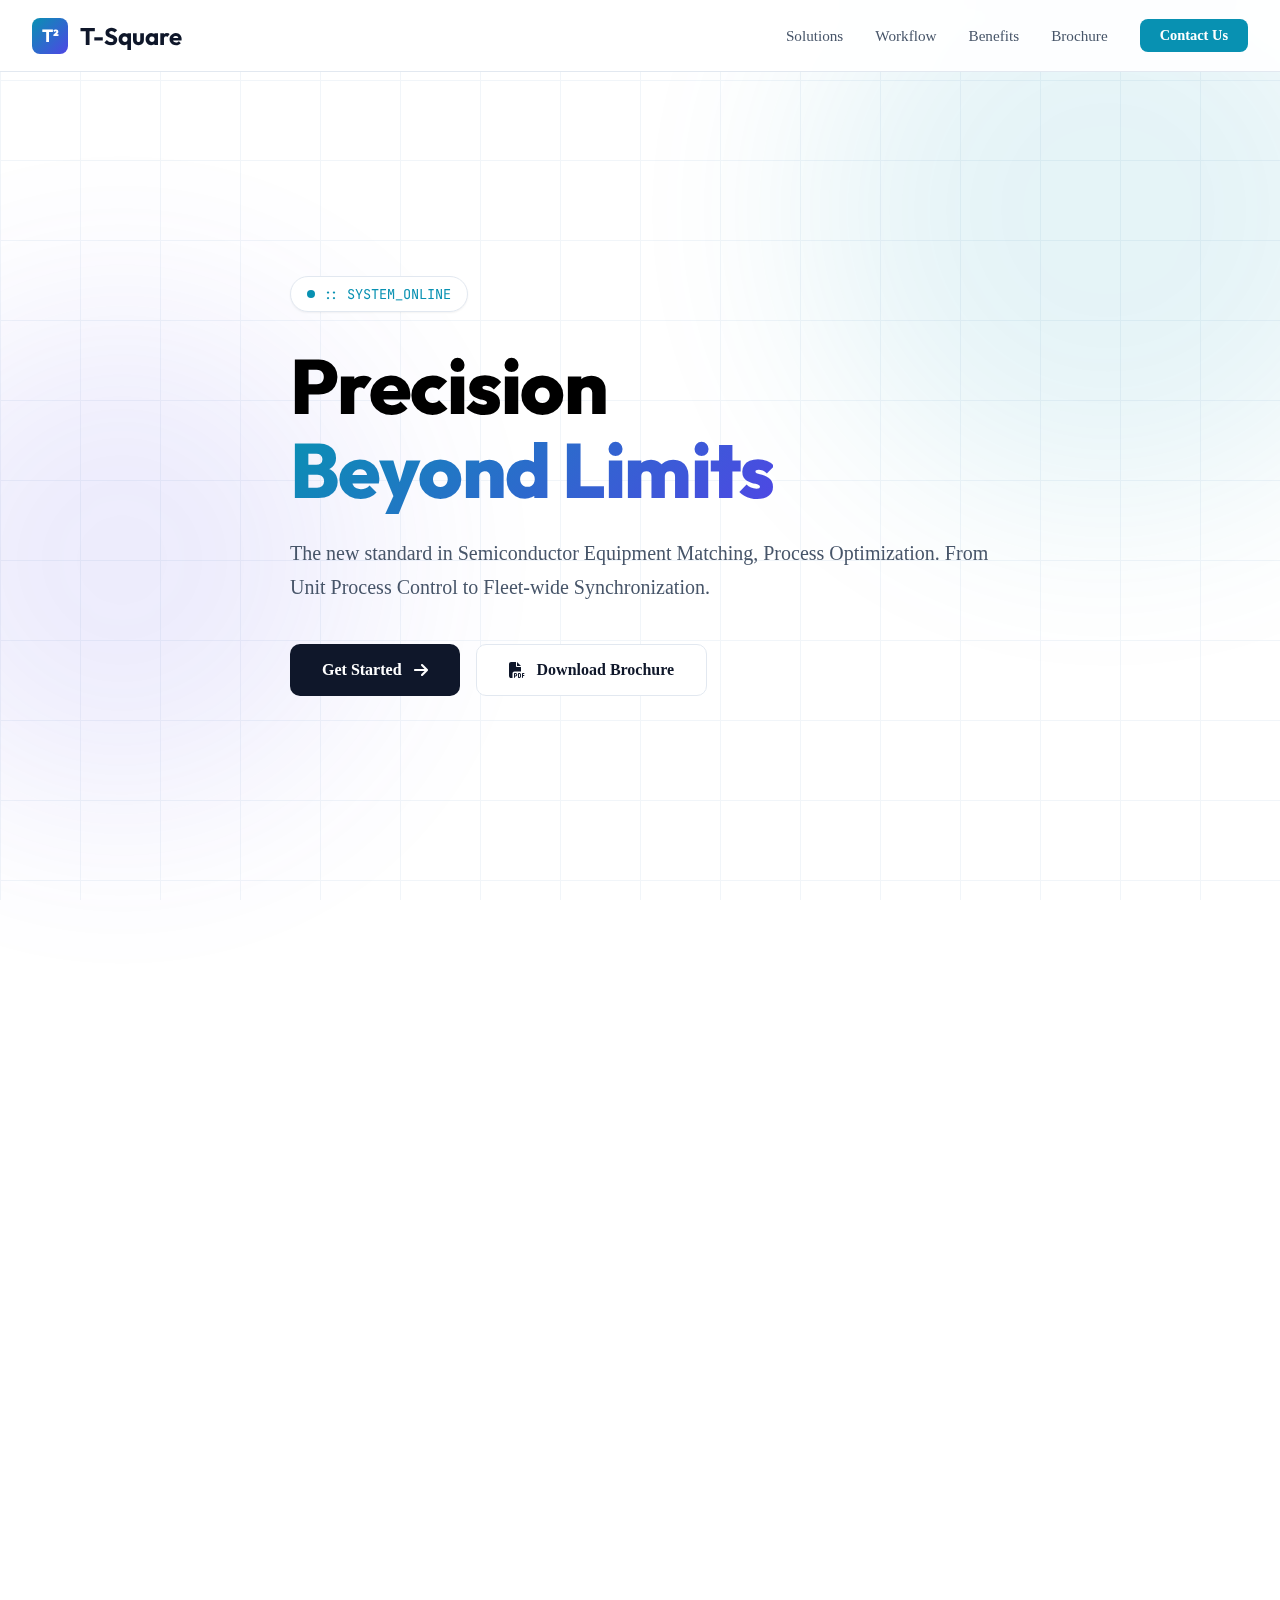
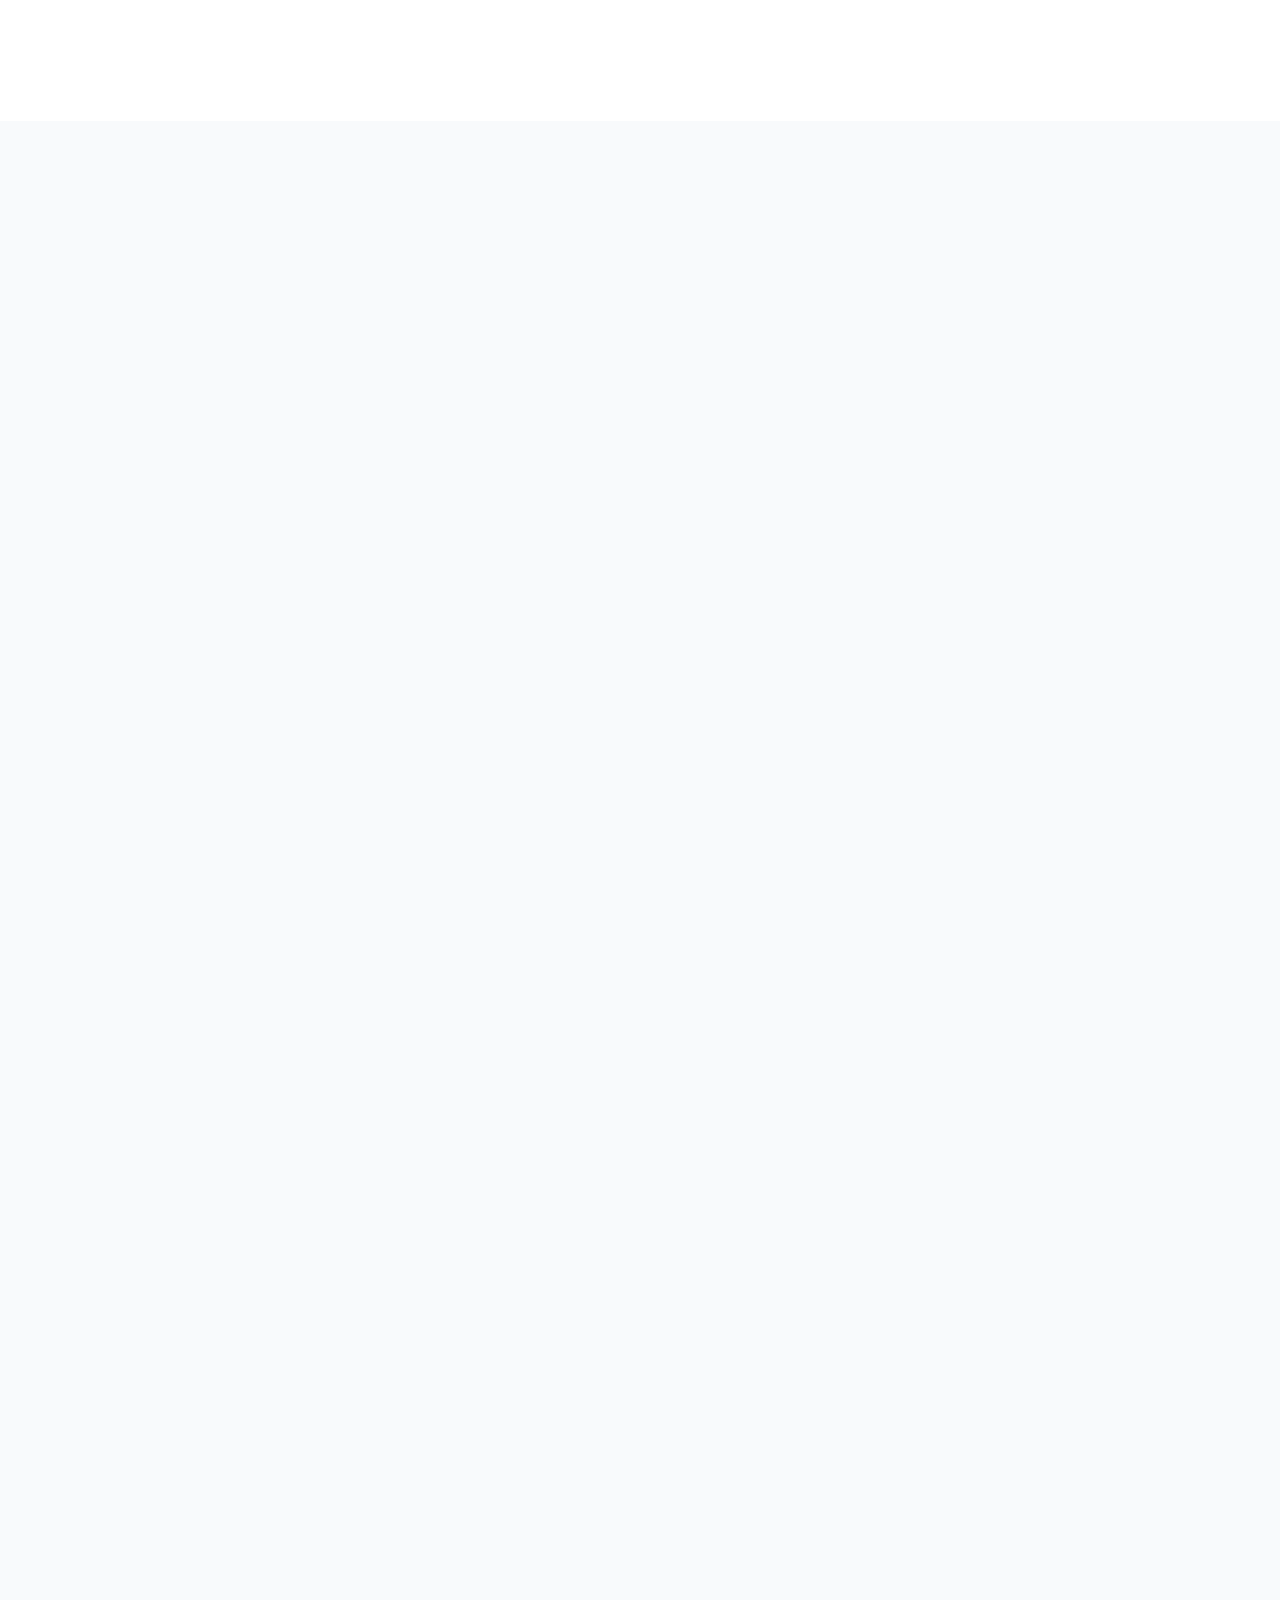
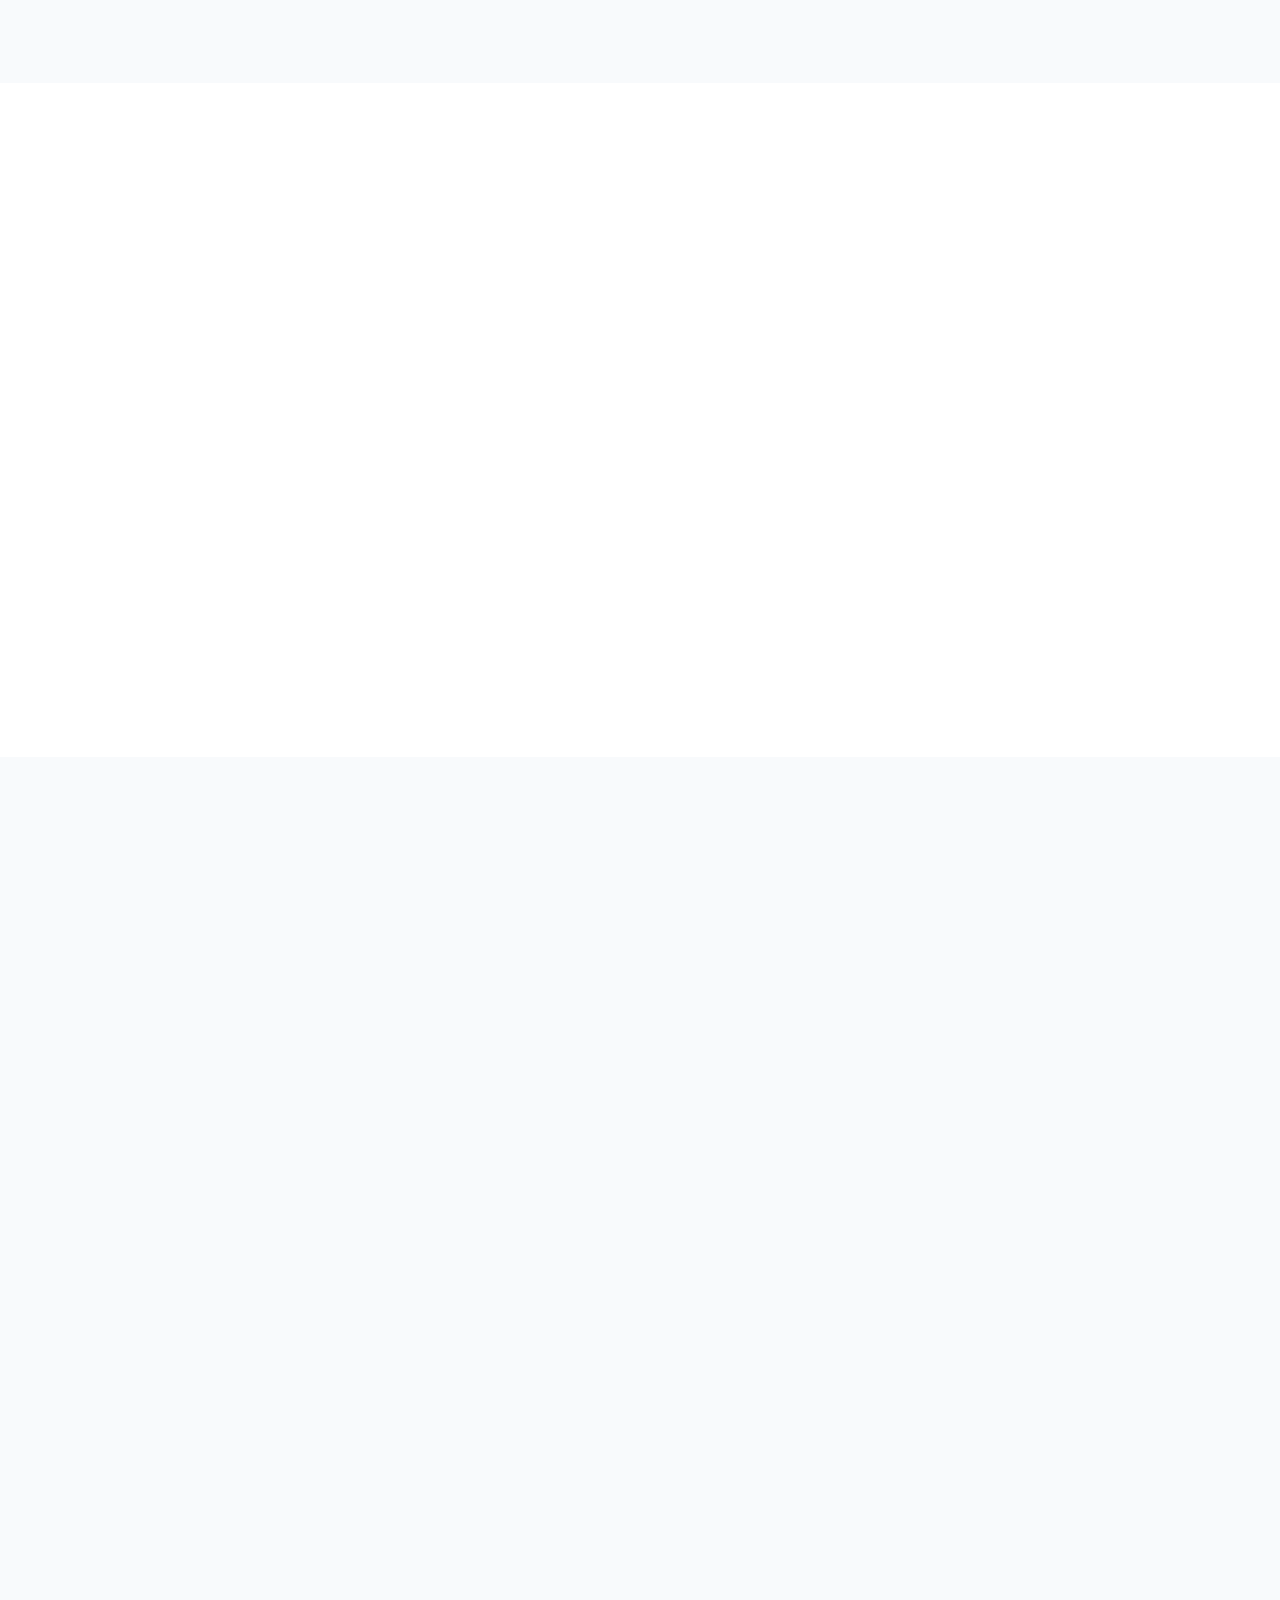
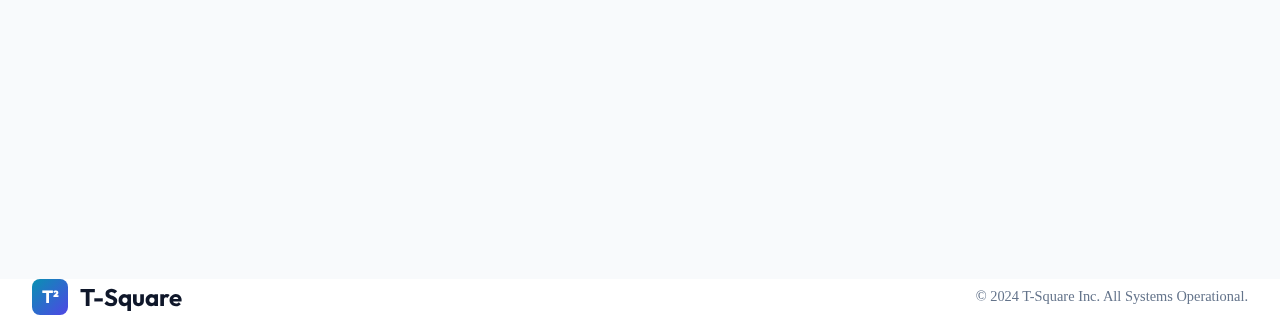
<file: index.html>
<!DOCTYPE html>
<html lang="en">

<head>
    <meta charset="UTF-8">
    <meta name="viewport" content="width=device-width, initial-scale=1.0">
    <title>T-Square (T²) | Precision Process Intelligence</title>
    <meta name="description"
        content="T-Square (T²) - Tool to Tool Optimization. The New Standard for Semiconductor Process Optimization.">

    <!-- Open Graph -->
    <meta property="og:title" content="T-Square (T²) | Precision Process Intelligence">
    <meta property="og:description" content="Next-Gen Semiconductor Manufacturing Intelligence.">
    <meta property="og:type" content="website">
    <meta property="og:url" content="https://t-square.com">

    <!-- JSON-LD -->
    <script type="application/ld+json">
    {
      "@context": "https://schema.org",
      "@type": "Organization",
      "name": "T-Square",
      "url": "https://t-square.com",
      "logo": "https://t-square.com/logo.png",
      "description": "The New Standard for Semiconductor Process Optimization.",
      "sameAs": ["https://linkedin.com/company/t-square"]
    }
    </script>

    <!-- Icons & Styles -->
    <link rel="stylesheet" href="https://cdnjs.cloudflare.com/ajax/libs/font-awesome/6.4.0/css/all.min.css">
    <link rel="stylesheet" href="styles.css">
</head>

<body>
    <!-- Background FX -->
    <div class="bg-grid"></div>
    <div class="glow-orb" style="top: -10%; right: -10%; width: 600px; height: 600px; background: var(--primary);">
    </div>
    <div class="glow-orb" style="bottom: 10%; left: -10%; width: 500px; height: 500px; background: var(--secondary);">
    </div>

    <!-- Navigation -->
    <nav class="navbar">
        <div class="container nav-content">
            <a href="index.html" class="brand">
                <div class="brand-logo">T²</div>
                <span>T-Square</span>
            </a>
            <div class="nav-links">
                <a href="#solutions" class="nav-link">Solutions</a>
                <a href="#workflow" class="nav-link">Workflow</a>
                <a href="#benefits" class="nav-link">Benefits</a>
                <a href="brochure.html" class="nav-link">Brochure</a>
                <a href="#contact" class="btn-nav">Contact Us</a>
            </div>
            <button class="menu-toggle">
                <i class="fa-solid fa-bars"></i>
            </button>
        </div>
    </nav>

    <!-- Hero Section -->
    <header class="hero">
        <div class="container">
            <div class="hero-content reveal active">
                <div class="hero-badge">
                    :: SYSTEM_ONLINE
                </div>
                <h1 class="hero-title">
                    Precision <br>
                    <span class="text-gradient">Beyond Limits</span>
                </h1>
                <p class="hero-desc">
                    The new standard in Semiconductor Equipment Matching, Process Optimization.
                    From Unit Process Control to Fleet-wide Synchronization.
                </p>
                <div class="hero-actions">
                    <a href="#contact" class="btn btn-primary">
                        Get Started <i class="fa-solid fa-arrow-right"></i>
                    </a>
                    <a href="br.en.2.pdf" class="btn btn-glass" download>
                        <i class="fa-solid fa-file-pdf"></i> Download Brochure
                    </a>
                </div>
            </div>
        </div>
    </header>

    <!-- Solutions Section -->
    <section id="solutions" class="section">
        <div class="container">
            <div class="section-header reveal">
                <span class="section-label">01 / Core Technology</span>
                <h2 class="section-title">Intelligent Solutions</h2>
                <p class="text-muted">Data-driven engineering for next-gen manufacturing.</p>
            </div>

            <div class="card-grid">
                <div class="glass-card reveal">
                    <div class="card-icon">
                        <i class="fa-solid fa-microchip"></i>
                    </div>
                    <h3 class="card-title">Unit Process Optimization</h3>
                    <p class="card-desc">
                        Real-time analysis of process data from individual tools to derive optimal recipes and
                        parameters.
                    </p>
                    <ul class="feature-list">
                        <li class="feature-item"><i class="fa-solid fa-check"></i> Recipe Optimization</li>
                        <li class="feature-item"><i class="fa-solid fa-check"></i> Sensor Level Analysis</li>
                        <li class="feature-item"><i class="fa-solid fa-check"></i> Real-time Monitoring</li>
                    </ul>
                </div>

                <div class="glass-card reveal">
                    <div class="card-icon">
                        <i class="fa-solid fa-network-wired"></i>
                    </div>
                    <h3 class="card-title">Tool to Tool Matching (T²)</h3>
                    <p class="card-desc">
                        Mathematically modeling and correcting tool-to-tool variations to synchronize total line
                        performance.
                    </p>
                    <ul class="feature-list">
                        <li class="feature-item"><i class="fa-solid fa-check"></i> Eliminate Variation</li>
                        <li class="feature-item"><i class="fa-solid fa-check"></i> Minimize Loss Time</li>
                        <li class="feature-item"><i class="fa-solid fa-check"></i> Global Sync</li>
                    </ul>
                </div>
            </div>
        </div>
    </section>

    <!-- Workflow Section -->
    <section id="workflow" class="section" style="background: var(--bg-secondary);">
        <div class="container">
            <div class="section-header reveal">
                <span class="section-label">02 / Our Process</span>
                <h2 class="section-title">Project Workflow</h2>
                <p class="text-muted">A systematic 10-step process to accurately diagnose client issues and deliver
                    solid, data-driven solutions.</p>
            </div>

            <div
                style="max-width: 1000px; margin: 0 auto; display: grid; grid-template-columns: repeat(2, 1fr); gap: 2rem;">
                <!-- Step 1 -->
                <div class="glass-card reveal" style="display: flex; gap: 1.5rem;">
                    <div style="flex-shrink: 0;">
                        <div
                            style="width: 48px; height: 48px; background: linear-gradient(135deg, var(--primary), var(--secondary)); border-radius: 12px; display: flex; align-items: center; justify-content: center; color: white; font-weight: 800; font-family: var(--font-display); font-size: 1.25rem;">
                            01</div>
                    </div>
                    <div>
                        <h3
                            style="font-family: var(--font-display); font-size: 1.1rem; font-weight: 600; margin-bottom: 0.5rem;">
                            Inquiry & Intake</h3>
                        <p style="color: var(--text-secondary); font-size: 0.9rem; line-height: 1.6;">Receiving client
                            needs via Web/Email and assigning a dedicated engineer.</p>
                    </div>
                </div>

                <!-- Step 2 -->
                <div class="glass-card reveal" style="display: flex; gap: 1.5rem;">
                    <div style="flex-shrink: 0;">
                        <div
                            style="width: 48px; height: 48px; background: linear-gradient(135deg, var(--primary), var(--secondary)); border-radius: 12px; display: flex; align-items: center; justify-content: center; color: white; font-weight: 800; font-family: var(--font-display); font-size: 1.25rem;">
                            02</div>
                    </div>
                    <div>
                        <h3
                            style="font-family: var(--font-display); font-size: 1.1rem; font-weight: 600; margin-bottom: 0.5rem;">
                            Site Visit & Problem ID</h3>
                        <p style="color: var(--text-secondary); font-size: 0.9rem; line-height: 1.6;">Visiting the Fab
                            site to listen to pain points and diagnose current equipment operations.</p>
                    </div>
                </div>

                <!-- Step 3 -->
                <div class="glass-card reveal" style="display: flex; gap: 1.5rem;">
                    <div style="flex-shrink: 0;">
                        <div
                            style="width: 48px; height: 48px; background: linear-gradient(135deg, var(--primary), var(--secondary)); border-radius: 12px; display: flex; align-items: center; justify-content: center; color: white; font-weight: 800; font-family: var(--font-display); font-size: 1.25rem;">
                            03</div>
                    </div>
                    <div>
                        <h3
                            style="font-family: var(--font-display); font-size: 1.1rem; font-weight: 600; margin-bottom: 0.5rem;">
                            Data Check & Scoping</h3>
                        <p style="color: var(--text-secondary); font-size: 0.9rem; line-height: 1.6;">Reviewing sample
                            data (Log, Metrology) to identify core solvable tasks.</p>
                    </div>
                </div>

                <!-- Step 4 -->
                <div class="glass-card reveal" style="display: flex; gap: 1.5rem;">
                    <div style="flex-shrink: 0;">
                        <div
                            style="width: 48px; height: 48px; background: linear-gradient(135deg, var(--primary), var(--secondary)); border-radius: 12px; display: flex; align-items: center; justify-content: center; color: white; font-weight: 800; font-family: var(--font-display); font-size: 1.25rem;">
                            04</div>
                    </div>
                    <div>
                        <h3
                            style="font-family: var(--font-display); font-size: 1.1rem; font-weight: 600; margin-bottom: 0.5rem;">
                            Proposal (Cost/Roadmap)</h3>
                        <p style="color: var(--text-secondary); font-size: 0.9rem; line-height: 1.6;">Briefing on the
                            proposal, including estimated costs, manpower, and overall project schedule.</p>
                    </div>
                </div>

                <!-- Step 5 -->
                <div class="glass-card reveal" style="display: flex; gap: 1.5rem;">
                    <div style="flex-shrink: 0;">
                        <div
                            style="width: 48px; height: 48px; background: linear-gradient(135deg, var(--primary), var(--secondary)); border-radius: 12px; display: flex; align-items: center; justify-content: center; color: white; font-weight: 800; font-family: var(--font-display); font-size: 1.25rem;">
                            05</div>
                    </div>
                    <div>
                        <h3
                            style="font-family: var(--font-display); font-size: 1.1rem; font-weight: 600; margin-bottom: 0.5rem;">
                            Contract & Scope Align</h3>
                        <p style="color: var(--text-secondary); font-size: 0.9rem; line-height: 1.6;">Finalizing
                            specific scope including Target Tools, Duration, and KPIs, followed by contract signing.</p>
                    </div>
                </div>

                <!-- Step 6 -->
                <div class="glass-card reveal" style="display: flex; gap: 1.5rem;">
                    <div style="flex-shrink: 0;">
                        <div
                            style="width: 48px; height: 48px; background: linear-gradient(135deg, var(--primary), var(--secondary)); border-radius: 12px; display: flex; align-items: center; justify-content: center; color: white; font-weight: 800; font-family: var(--font-display); font-size: 1.25rem;">
                            06</div>
                    </div>
                    <div>
                        <h3
                            style="font-family: var(--font-display); font-size: 1.1rem; font-weight: 600; margin-bottom: 0.5rem;">
                            Data Collection</h3>
                        <p style="color: var(--text-secondary); font-size: 0.9rem; line-height: 1.6;">Securing deep data
                            including tool sensors, process parameters, PM cycles, recipes, and inline metrology.</p>
                    </div>
                </div>

                <!-- Step 7 -->
                <div class="glass-card reveal" style="display: flex; gap: 1.5rem;">
                    <div style="flex-shrink: 0;">
                        <div
                            style="width: 48px; height: 48px; background: linear-gradient(135deg, var(--primary), var(--secondary)); border-radius: 12px; display: flex; align-items: center; justify-content: center; color: white; font-weight: 800; font-family: var(--font-display); font-size: 1.25rem;">
                            07</div>
                    </div>
                    <div>
                        <h3
                            style="font-family: var(--font-display); font-size: 1.1rem; font-weight: 600; margin-bottom: 0.5rem;">
                            Technical Meetings (W/M)</h3>
                        <p style="color: var(--text-secondary); font-size: 0.9rem; line-height: 1.6;">Sharing analysis
                            progress and discussing technical issues through weekly/monthly meetings.</p>
                    </div>
                </div>

                <!-- Step 8 -->
                <div class="glass-card reveal" style="display: flex; gap: 1.5rem;">
                    <div style="flex-shrink: 0;">
                        <div
                            style="width: 48px; height: 48px; background: linear-gradient(135deg, var(--primary), var(--secondary)); border-radius: 12px; display: flex; align-items: center; justify-content: center; color: white; font-weight: 800; font-family: var(--font-display); font-size: 1.25rem;">
                            08</div>
                    </div>
                    <div>
                        <h3
                            style="font-family: var(--font-display); font-size: 1.1rem; font-weight: 600; margin-bottom: 0.5rem;">
                            Sample Run Test</h3>
                        <p style="color: var(--text-secondary); font-size: 0.9rem; line-height: 1.6;">Applying the
                            optimized models (Recipe/Parameter) to actual equipment to test performance.</p>
                    </div>
                </div>

                <!-- Step 9 -->
                <div class="glass-card reveal" style="display: flex; gap: 1.5rem;">
                    <div style="flex-shrink: 0;">
                        <div
                            style="width: 48px; height: 48px; background: linear-gradient(135deg, var(--primary), var(--secondary)); border-radius: 12px; display: flex; align-items: center; justify-content: center; color: white; font-weight: 800; font-family: var(--font-display); font-size: 1.25rem;">
                            09</div>
                    </div>
                    <div>
                        <h3
                            style="font-family: var(--font-display); font-size: 1.1rem; font-weight: 600; margin-bottom: 0.5rem;">
                            Quality Review</h3>
                        <p style="color: var(--text-secondary); font-size: 0.9rem; line-height: 1.6;">Final verification
                            of whether target KPIs (Yield, Availability) have been achieved based on test results.</p>
                    </div>
                </div>

                <!-- Step 10 -->
                <div class="glass-card reveal" style="display: flex; gap: 1.5rem;">
                    <div style="flex-shrink: 0;">
                        <div
                            style="width: 48px; height: 48px; background: linear-gradient(135deg, var(--primary), var(--secondary)); border-radius: 12px; display: flex; align-items: center; justify-content: center; color: white; font-weight: 800; font-family: var(--font-display); font-size: 1.25rem;">
                            10</div>
                    </div>
                    <div>
                        <h3
                            style="font-family: var(--font-display); font-size: 1.1rem; font-weight: 600; margin-bottom: 0.5rem;">
                            Closing & Handover</h3>
                        <p style="color: var(--text-secondary); font-size: 0.9rem; line-height: 1.6;">Delivery of the
                            final report, solution transfer, and project termination.</p>
                    </div>
                </div>
            </div>

            <!-- Quote -->
            <div class="reveal"
                style="margin-top: 3rem; text-align: center; padding: 2rem; background: white; border-radius: 16px; border: 1px solid var(--border); box-shadow: var(--shadow-md);">
                <p
                    style="font-family: var(--font-display); font-size: 1.5rem; font-weight: 600; color: var(--text-primary); line-height: 1.6;">
                    "We maintain your equipment in its most perfect state<br>through a systematic data analysis
                    process."
                </p>
            </div>
        </div>
    </section>

    <!-- Benefits Section -->
    <section id="benefits" class="section">
        <div class="container">
            <div class="section-header reveal">
                <span class="section-label">03 / Impact</span>
                <h2 class="section-title">Key Benefits</h2>
            </div>

            <div class="card-grid">
                <div class="glass-card reveal">
                    <div class="card-icon"><i class="fa-solid fa-arrow-trend-up"></i></div>
                    <h3 class="card-title">Productivity</h3>
                    <p class="card-desc">Maximize output per unit time through loss time elimination.</p>
                </div>
                <div class="glass-card reveal">
                    <div class="card-icon"><i class="fa-solid fa-shield-halved"></i></div>
                    <h3 class="card-title">Quality</h3>
                    <p class="card-desc">Reduce process variation and secure consistent yield.</p>
                </div>
                <div class="glass-card reveal">
                    <div class="card-icon"><i class="fa-solid fa-coins"></i></div>
                    <h3 class="card-title">Cost Efficiency</h3>
                    <p class="card-desc">Reduce maintenance costs and scrap through predictive models.</p>
                </div>
            </div>
        </div>
    </section>

    <!-- Contact Section -->
    <section id="contact" class="section" style="background: var(--bg-secondary);">
        <div class="container">
            <div class="section-header reveal">
                <span class="section-label">04 / Get In Touch</span>
                <h2 class="section-title">Contact Us</h2>
                <p class="text-muted">Ready to optimize your semiconductor manufacturing process?</p>
            </div>

            <div style="display: grid; grid-template-columns: 1fr 1fr; gap: 3rem; max-width: 1100px; margin: 0 auto;">
                <!-- Contact Form -->
                <div class="glass-card reveal" style="padding: 2.5rem;">
                    <h3
                        style="font-family: var(--font-display); font-size: 1.5rem; font-weight: 600; margin-bottom: 1.5rem;">
                        <i class="fa-solid fa-envelope"></i> Send us a message
                    </h3>
                    <form id="contact-form" style="display: flex; flex-direction: column; gap: 1.25rem;">
                        <div>
                            <label
                                style="display: block; font-weight: 600; margin-bottom: 0.5rem; color: var(--text-primary); font-size: 0.9rem;">Name
                                *</label>
                            <input type="text" name="name" required
                                style="width: 100%; padding: 0.75rem; border: 1px solid var(--border); border-radius: 8px; font-family: var(--font-sans); font-size: 1rem; transition: border 0.2s;"
                                onfocus="this.style.borderColor='var(--primary)'"
                                onblur="this.style.borderColor='var(--border)'">
                        </div>
                        <div>
                            <label
                                style="display: block; font-weight: 600; margin-bottom: 0.5rem; color: var(--text-primary); font-size: 0.9rem;">Email
                                *</label>
                            <input type="email" name="email" required
                                style="width: 100%; padding: 0.75rem; border: 1px solid var(--border); border-radius: 8px; font-family: var(--font-sans); font-size: 1rem; transition: border 0.2s;"
                                onfocus="this.style.borderColor='var(--primary)'"
                                onblur="this.style.borderColor='var(--border)'">
                        </div>
                        <div>
                            <label
                                style="display: block; font-weight: 600; margin-bottom: 0.5rem; color: var(--text-primary); font-size: 0.9rem;">Company</label>
                            <input type="text" name="company"
                                style="width: 100%; padding: 0.75rem; border: 1px solid var(--border); border-radius: 8px; font-family: var(--font-sans); font-size: 1rem; transition: border 0.2s;"
                                onfocus="this.style.borderColor='var(--primary)'"
                                onblur="this.style.borderColor='var(--border)'">
                        </div>
                        <div>
                            <label
                                style="display: block; font-weight: 600; margin-bottom: 0.5rem; color: var(--text-primary); font-size: 0.9rem;">Message
                                *</label>
                            <textarea name="message" required rows="5"
                                style="width: 100%; padding: 0.75rem; border: 1px solid var(--border); border-radius: 8px; font-family: var(--font-sans); font-size: 1rem; resize: vertical; transition: border 0.2s;"
                                onfocus="this.style.borderColor='var(--primary)'"
                                onblur="this.style.borderColor='var(--border)'"></textarea>
                        </div>
                        <button type="submit" class="btn btn-primary" style="width: 100%;">
                            <i class="fa-solid fa-paper-plane"></i> Send Message
                        </button>
                        <div id="form-message"
                            style="font-family: var(--font-mono); font-size: 0.9rem; text-align: center; min-height: 20px;">
                        </div>
                    </form>
                </div>

                <!-- Contact Info -->
                <div>
                    <div class="glass-card reveal" style="padding: 2.5rem; margin-bottom: 1.5rem;">
                        <h3
                            style="font-family: var(--font-display); font-size: 1.5rem; font-weight: 600; margin-bottom: 1.5rem;">
                            <i class="fa-solid fa-building"></i> Company Information
                        </h3>
                        <ul class="feature-list">
                            <li class="feature-item">
                                <i class="fa-solid fa-envelope"></i>
                                <span><strong>Email:</strong> <a href="mailto:info@t-square.com"
                                        style="color: var(--primary); text-decoration: none;">info@t-square.com</a></span>
                            </li>
                            <li class="feature-item">
                                <i class="fa-solid fa-phone"></i>
                                <span><strong>Phone:</strong> +82-2-XXXX-XXXX</span>
                            </li>
                            <li class="feature-item">
                                <i class="fa-solid fa-location-dot"></i>
                                <span><strong>Location:</strong> Seoul, South Korea</span>
                            </li>
                        </ul>
                    </div>

                    <div class="glass-card reveal"
                        style="padding: 2.5rem; background: linear-gradient(135deg, rgba(8, 145, 178, 0.05), rgba(79, 70, 229, 0.05));">
                        <h3
                            style="font-family: var(--font-display); font-size: 1.5rem; font-weight: 600; margin-bottom: 1rem;">
                            <i class="fa-solid fa-handshake"></i> Partnership
                        </h3>
                        <p style="color: var(--text-secondary); margin-bottom: 1.5rem; line-height: 1.6;">
                            We work with leading semiconductor manufacturers worldwide to deliver cutting-edge process
                            optimization solutions.
                        </p>
                        <a href="br.en.2.pdf" class="btn btn-glass" download
                            style="display: inline-flex; width: 100%; justify-content: center;">
                            <i class="fa-solid fa-download"></i> Download Brochure
                        </a>
                    </div>
                </div>
            </div>
        </div>
    </section>

    <!-- Footer -->
    <footer class="footer">
        <div class="container footer-content">
            <div class="brand">
                <div class="brand-logo">T²</div>
                <span>T-Square</span>
            </div>
            <div class="footer-copy">
                &copy; 2024 T-Square Inc. All Systems Operational.
            </div>
        </div>
    </footer>

    <script src="script.js"></script>
    <script>
        // Scroll Reveal Animation
        const observer = new IntersectionObserver((entries) => {
            entries.forEach(entry => {
                if (entry.isIntersecting) {
                    entry.target.classList.add('active');
                }
            });
        }, { threshold: 0.1 });

        document.querySelectorAll('.reveal').forEach(el => observer.observe(el));

        // Contact Form Handler
        document.getElementById('contact-form').addEventListener('submit', function (e) {
            e.preventDefault();
            const formMessage = document.getElementById('form-message');
            formMessage.innerHTML = '<span style="color: var(--primary);">✓ Message sent successfully! We will contact you soon.</span>';
            this.reset();
            setTimeout(() => {
                formMessage.innerHTML = '';
            }, 5000);
        });
    </script>
</body>

</html>
</file>
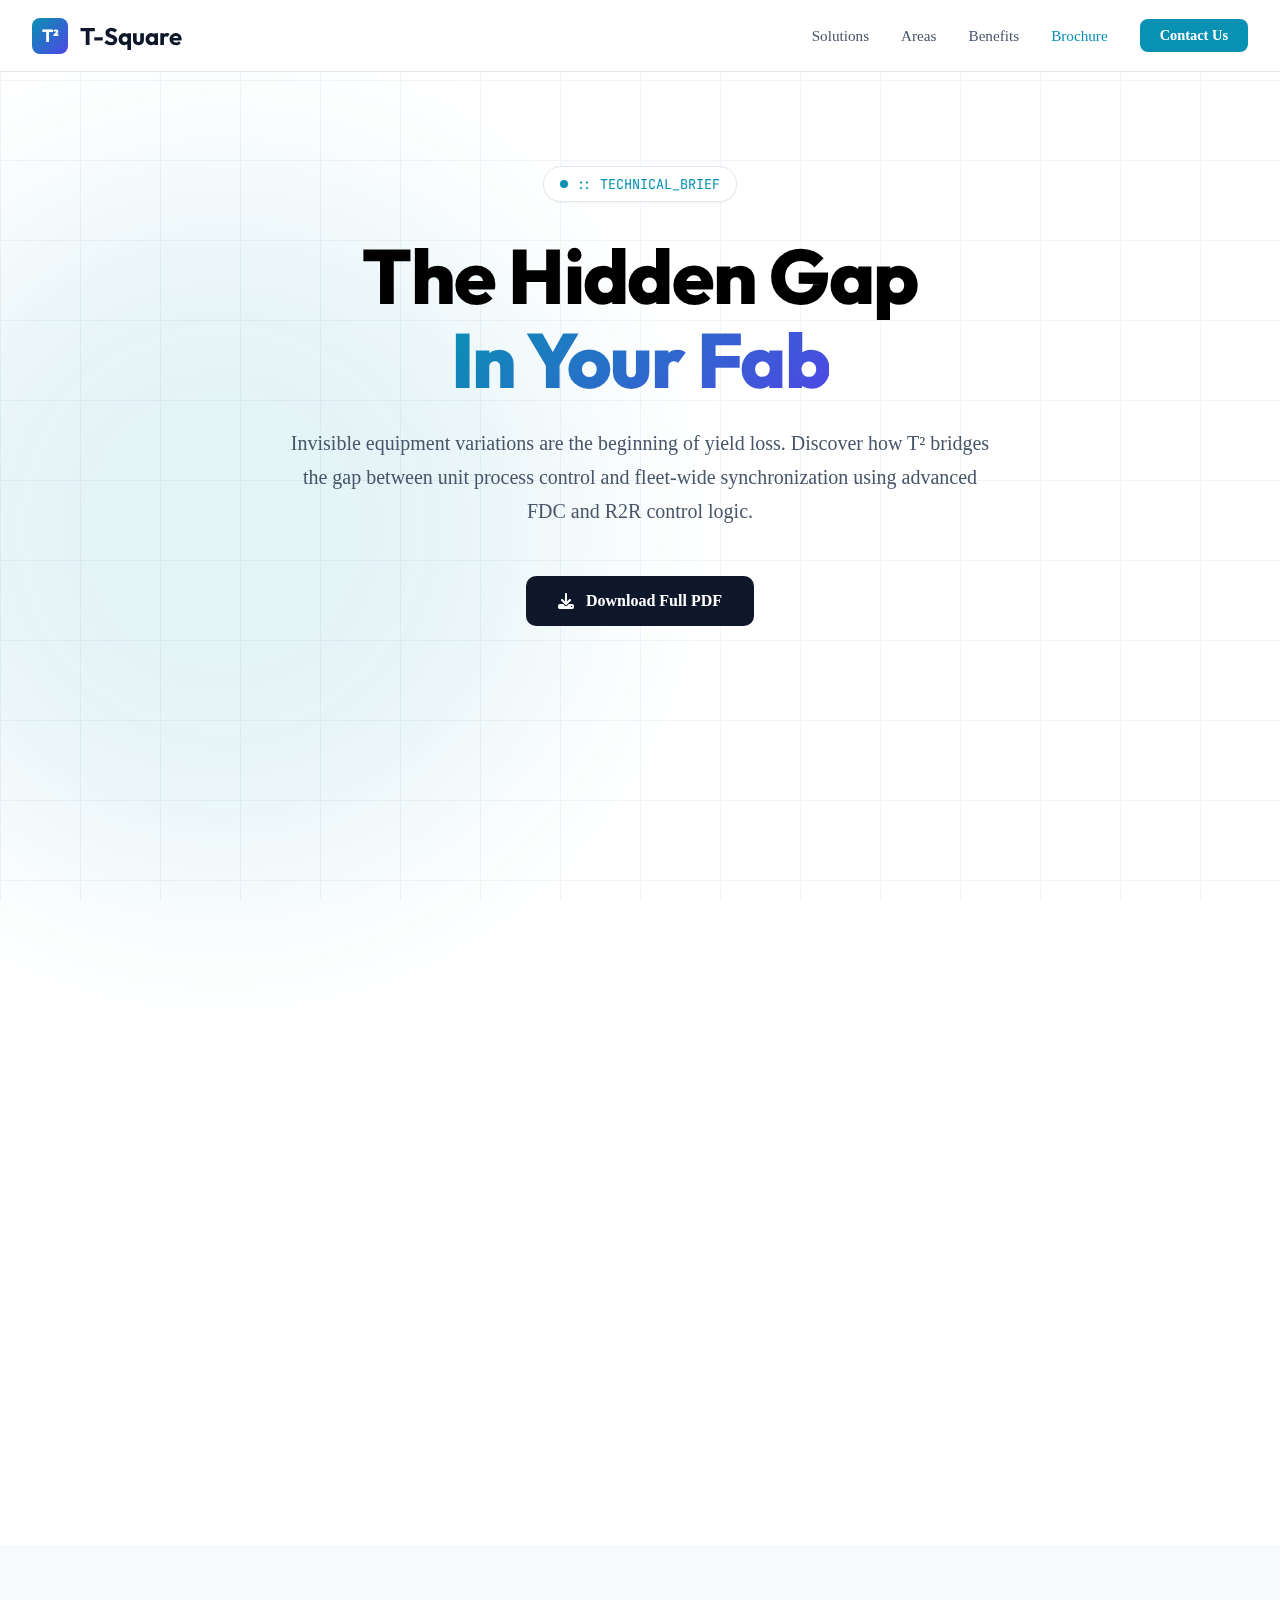
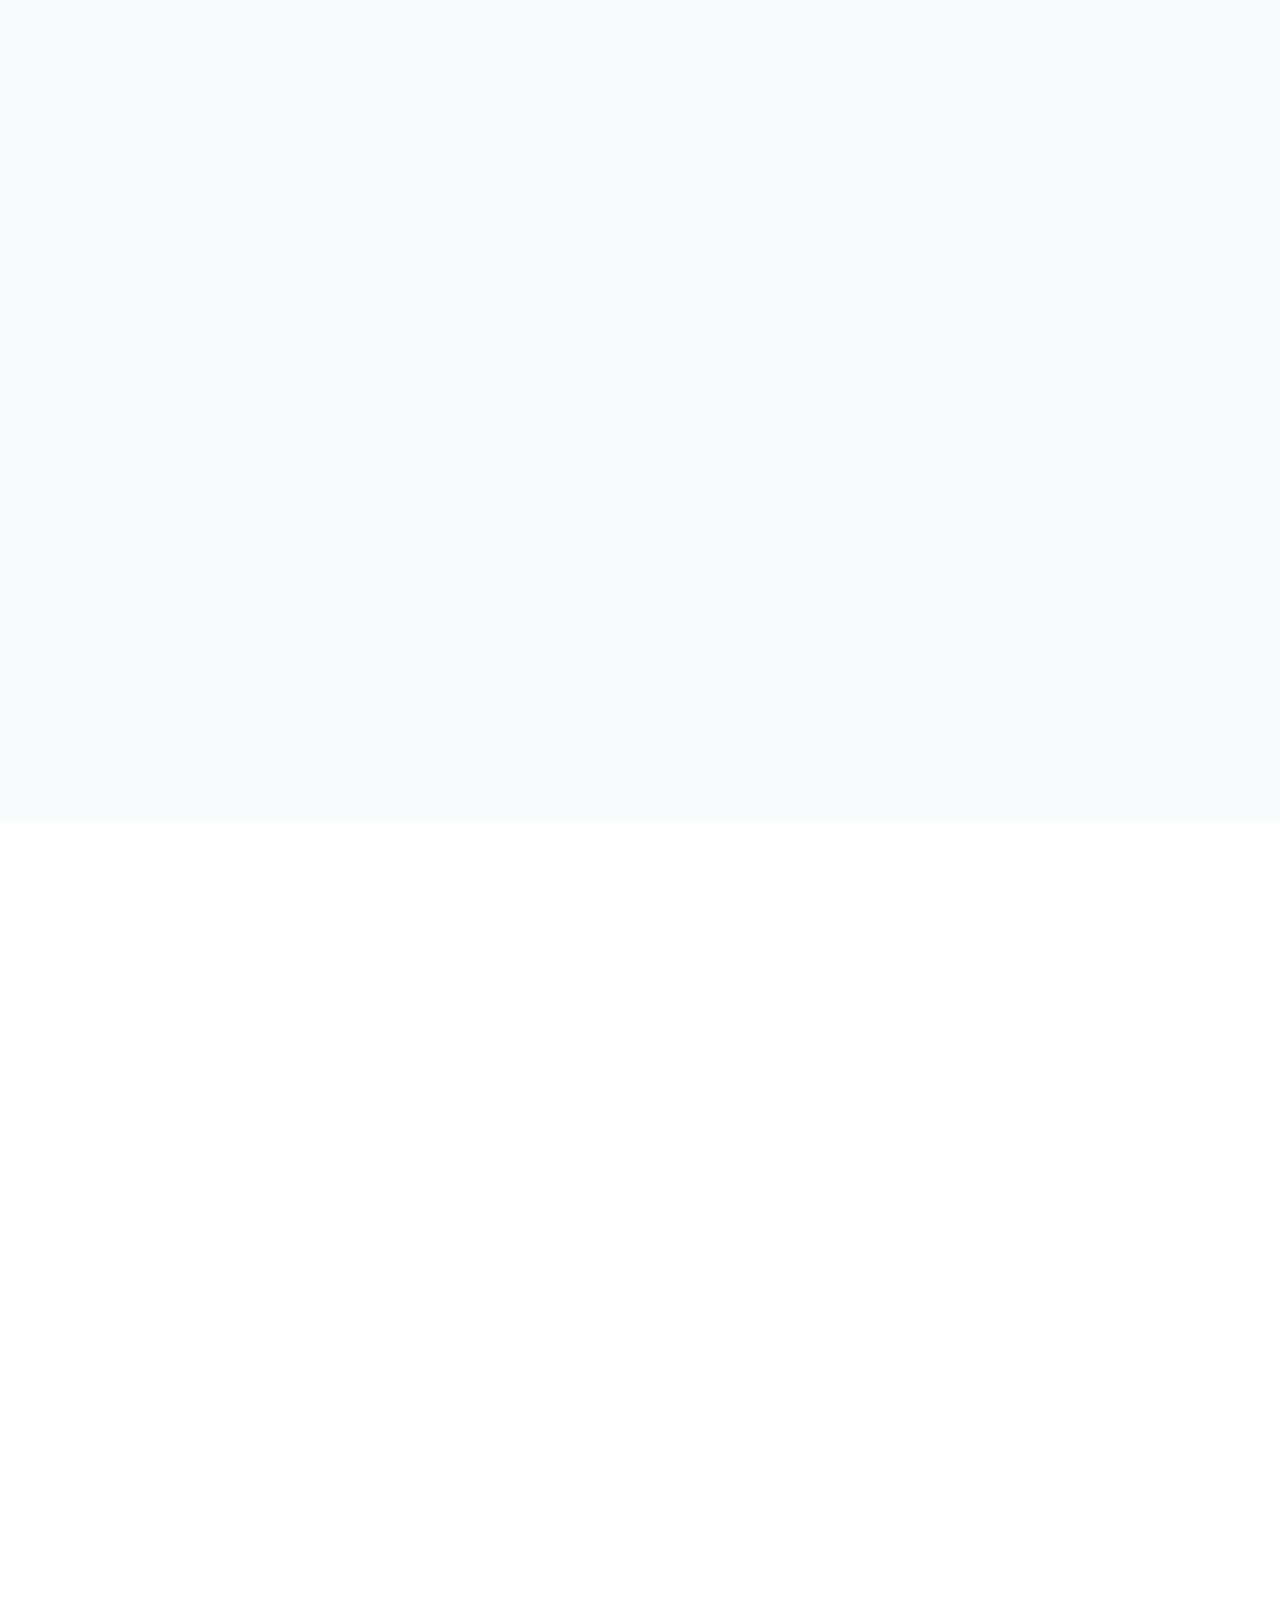
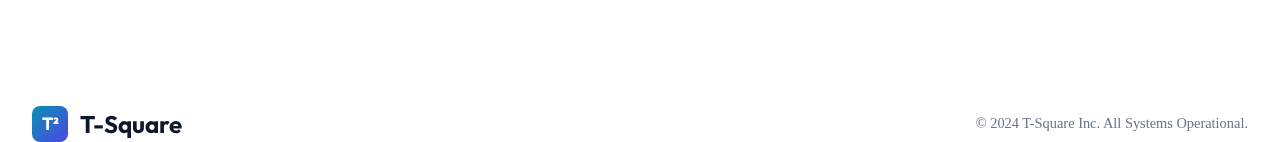
<file: brochure.html>
<!DOCTYPE html>
<html lang="en">

<head>
    <meta charset="UTF-8">
    <meta name="viewport" content="width=device-width, initial-scale=1.0">
    <title>T² Solution - Technical Brochure</title>
    <meta name="description"
        content="Technical specifications and details for T-Square semiconductor process optimization solutions.">

    <!-- Open Graph -->
    <meta property="og:title" content="T² Solution - Technical Brochure">
    <meta property="og:description" content="Technical specifications and details for T-Square solutions.">
    <meta property="og:type" content="product">
    <meta property="og:url" content="https://t-square.com/brochure.html">

    <!-- JSON-LD -->
    <script type="application/ld+json">
    {
      "@context": "https://schema.org",
      "@type": "Product",
      "name": "T-Square T² Solution",
      "description": "Semiconductor process optimization and fleet matching solution.",
      "brand": {
        "@type": "Brand",
        "name": "T-Square"
      },
      "offers": {
        "@type": "Offer",
        "url": "https://t-square.com/brochure.html",
        "availability": "https://schema.org/InStock"
      }
    }
    </script>

    <!-- Icons & Styles -->
    <link rel="stylesheet" href="https://cdnjs.cloudflare.com/ajax/libs/font-awesome/6.4.0/css/all.min.css">
    <link rel="stylesheet" href="styles.css">
</head>

<body>
    <!-- Background FX -->
    <div class="bg-grid"></div>
    <div class="glow-orb" style="top: 20%; left: -10%; width: 700px; height: 700px; background: var(--primary);"></div>

    <!-- Navigation -->
    <nav class="navbar">
        <div class="container nav-content">
            <a href="index.html" class="brand">
                <div class="brand-logo">T²</div>
                <span>T-Square</span>
            </a>
            <div class="nav-links">
                <a href="index.html#solutions" class="nav-link">Solutions</a>
                <a href="index.html#areas" class="nav-link">Areas</a>
                <a href="index.html#benefits" class="nav-link">Benefits</a>
                <a href="brochure.html" class="nav-link" style="color: var(--primary);">Brochure</a>
                <a href="index.html#contact" class="btn-nav">Contact Us</a>
            </div>
            <button class="menu-toggle">
                <i class="fa-solid fa-bars"></i>
            </button>
        </div>
    </nav>

    <!-- Brochure Hero -->
    <header class="hero" style="min-height: 80vh;">
        <div class="container">
            <div class="hero-content reveal active" style="max-width: 1000px; margin: 0 auto; text-align: center;">
                <div class="hero-badge" style="margin: 0 auto 2rem auto;">
                    :: TECHNICAL_BRIEF
                </div>
                <h1 class="hero-title">
                    The Hidden Gap <br>
                    <span class="text-gradient">In Your Fab</span>
                </h1>
                <p class="hero-desc" style="margin: 0 auto 3rem auto;">
                    Invisible equipment variations are the beginning of yield loss.
                    Discover how T² bridges the gap between unit process control and fleet-wide synchronization using
                    advanced FDC and R2R control logic.
                </p>

                <div class="hero-actions" style="justify-content: center;">
                    <a href="br.en.2.1.pdf" class="btn btn-primary" download>
                        <i class="fa-solid fa-download"></i> Download Full PDF
                    </a>
                </div>
            </div>
        </div>
    </header>

    <!-- Challenge Section -->
    <section class="section">
        <div class="container">
            <div class="glass-card reveal" style="padding: 4rem;">
                <div class="section-header" style="text-align: left; margin-bottom: 3rem;">
                    <span class="section-label">The Challenge</span>
                    <h2 class="section-title">Variation & Yield Loss</h2>
                </div>

                <div style="display: grid; grid-template-columns: 1fr 1fr; gap: 3rem;">
                    <div>
                        <p class="card-desc" style="font-size: 1.1rem; margin-bottom: 2rem;">
                            As semiconductor processes become more advanced (sub-5nm nodes), even identical equipment
                            models experience output variations due to subtle component differences, chamber condition
                            drifts, and sensor errors.
                        </p>
                        <ul class="feature-list">
                            <li class="feature-item">
                                <i class="fa-solid fa-triangle-exclamation"></i>
                                <span><strong>Invisible Loss:</strong> Anomalies hidden in nanosecond sensor data that
                                    traditional FDC misses.</span>
                            </li>
                            <li class="feature-item">
                                <i class="fa-solid fa-clock"></i>
                                <span><strong>Engineering Bottleneck:</strong> Engineers spend 40% of time on repetitive
                                    root cause analysis instead of innovation.</span>
                            </li>
                            <li class="feature-item">
                                <i class="fa-solid fa-dollar-sign"></i>
                                <span><strong>Cost Increase:</strong> Unnecessary PMs and wafer scrap due to reactive
                                    maintenance strategies.</span>
                            </li>
                        </ul>
                    </div>

                    <!-- Visual Graph -->
                    <div
                        style="background: linear-gradient(135deg, rgba(8, 145, 178, 0.05), rgba(79, 70, 229, 0.05)); border-radius: 16px; padding: 2rem; border: 1px solid var(--border); position: relative; overflow: hidden;">
                        <div
                            style="position: absolute; top: 50%; left: 0; width: 100%; height: 1px; background: var(--primary); opacity: 0.3; border-top: 1px dashed var(--primary);">
                        </div>
                        <svg width="100%" height="100%" viewBox="0 0 400 200" preserveAspectRatio="none">
                            <path d="M0,100 Q100,50 200,100 T400,100" fill="none" stroke="#ef4444" stroke-width="2"
                                opacity="0.4" />
                            <path d="M0,100 Q100,150 200,100 T400,100" fill="none" stroke="#6366f1" stroke-width="2"
                                opacity="0.4" />
                            <path d="M0,100 Q100,100 200,100 T400,100" fill="none" stroke="#0891b2"
                                stroke-width="2.5" />
                        </svg>
                        <div
                            style="position: absolute; bottom: 1rem; right: 1rem; font-family: var(--font-mono); font-size: 0.8rem; color: var(--primary); font-weight: 600;">
                            :: TARGET_SYNCED
                        </div>
                    </div>
                </div>
            </div>
        </div>
    </section>

    <!-- Solution Detail -->
    <section class="section" style="background: var(--bg-secondary);">
        <div class="container">
            <div class="section-header reveal">
                <span class="section-label">Our Solution</span>
                <h2 class="section-title">T² Methodology</h2>
                <p class="text-muted">A comprehensive 3-step approach to total fleet synchronization.</p>
            </div>

            <div class="card-grid">
                <div class="glass-card reveal">
                    <div class="card-icon">
                        <span style="font-weight:800; font-family: var(--font-mono);">01</span>
                    </div>
                    <h3 class="card-title">Fleet Matcher</h3>
                    <p class="card-desc" style="margin-bottom: 1.5rem;">
                        Synchronize parameters across the entire tool fleet based on the best-performing equipment
                        (Golden Tool).
                    </p>
                    <ul class="feature-list">
                        <li class="feature-item">
                            <i class="fa-solid fa-check"></i>
                            <span><strong>Golden Tool Benchmarking:</strong> Automatically identify and replicate the
                                parameters of the highest yielding tool.</span>
                        </li>
                        <li class="feature-item">
                            <i class="fa-solid fa-check"></i>
                            <span><strong>Chamber Matching:</strong> Eliminate chamber-to-chamber variation in Etch/CVD
                                tools.</span>
                        </li>
                    </ul>
                </div>

                <div class="glass-card reveal">
                    <div class="card-icon">
                        <span style="font-weight:800; font-family: var(--font-mono);">02</span>
                    </div>
                    <h3 class="card-title">Process Optimizer</h3>
                    <p class="card-desc" style="margin-bottom: 1.5rem;">
                        Maximize productivity by extracting ultimate performance from individual equipment recipes using
                        advanced APC (Advanced Process Control).
                    </p>
                    <ul class="feature-list">
                        <li class="feature-item">
                            <i class="fa-solid fa-check"></i>
                            <span><strong>Recipe Tuning:</strong> AI-driven suggestion for optimal process
                                conditions.</span>
                        </li>
                        <li class="feature-item">
                            <i class="fa-solid fa-check"></i>
                            <span><strong>Loss Time Reduction:</strong> Identify and eliminate micro-stoppages.</span>
                        </li>
                    </ul>
                </div>

                <div class="glass-card reveal">
                    <div class="card-icon">
                        <span style="font-weight:800; font-family: var(--font-mono);">03</span>
                    </div>
                    <h3 class="card-title">Virtual Metrology</h3>
                    <p class="card-desc" style="margin-bottom: 1.5rem;">
                        Predict process results (CD, Thickness) in real-time without physical measurement steps,
                        enabling 100% wafer coverage.
                    </p>
                    <ul class="feature-list">
                        <li class="feature-item">
                            <i class="fa-solid fa-check"></i>
                            <span><strong>Zero-Wait Feedback:</strong> Instant quality prediction for immediate
                                corrective action.</span>
                        </li>
                        <li class="feature-item">
                            <i class="fa-solid fa-check"></i>
                            <span><strong>Sensor-Based Modeling:</strong> High-accuracy prediction using multi-variate
                                sensor data.</span>
                        </li>
                    </ul>
                </div>
            </div>
        </div>
    </section>

    <!-- Services Section -->
    <section class="section">
        <div class="container">
            <div class="section-header reveal">
                <span class="section-label">Capabilities</span>
                <h2 class="section-title">Key Services</h2>
                <p class="text-muted">Comprehensive solutions for semiconductor manufacturing excellence.</p>
            </div>

            <div class="services-grid">

                <div class="glass-card reveal"
                    style="padding: 2rem; display: flex; align-items: flex-start; gap: 1rem;">
                    <div
                        style="background: rgba(8, 145, 178, 0.1); color: var(--primary); padding: 0.8rem; border-radius: 12px; font-size: 1.2rem;">
                        <i class="fa-solid fa-object-group"></i>
                    </div>
                    <div>
                        <h3
                            style="font-size: 1.1rem; font-weight: 700; margin-bottom: 0.5rem; color: var(--text-main);">
                            Equipment Matching</h3>
                        <p style="font-size: 0.9rem; color: var(--text-muted); margin: 0;">Fleet-wide synchronization
                            for consistent performance.</p>
                    </div>
                </div>

                <div class="glass-card reveal"
                    style="padding: 2rem; display: flex; align-items: flex-start; gap: 1rem;">
                    <div
                        style="background: rgba(8, 145, 178, 0.1); color: var(--primary); padding: 0.8rem; border-radius: 12px; font-size: 1.2rem;">
                        <i class="fa-solid fa-microchip"></i>
                    </div>
                    <div>
                        <h3
                            style="font-size: 1.1rem; font-weight: 700; margin-bottom: 0.5rem; color: var(--text-main);">
                            Process</h3>
                        <p style="font-size: 0.9rem; color: var(--text-muted); margin: 0;">Advanced process control and
                            optimization.</p>
                    </div>
                </div>

                <div class="glass-card reveal"
                    style="padding: 2rem; display: flex; align-items: flex-start; gap: 1rem;">
                    <div
                        style="background: rgba(8, 145, 178, 0.1); color: var(--primary); padding: 0.8rem; border-radius: 12px; font-size: 1.2rem;">
                        <i class="fa-solid fa-flask"></i>
                    </div>
                    <div>
                        <h3
                            style="font-size: 1.1rem; font-weight: 700; margin-bottom: 0.5rem; color: var(--text-main);">
                            Clean Recipe Optimization</h3>
                        <p style="font-size: 0.9rem; color: var(--text-muted); margin: 0;">Optimized cleaning sequences
                            for higher yield.</p>
                    </div>
                </div>

                <div class="glass-card reveal"
                    style="padding: 2rem; display: flex; align-items: flex-start; gap: 1rem;">
                    <div
                        style="background: rgba(8, 145, 178, 0.1); color: var(--primary); padding: 0.8rem; border-radius: 12px; font-size: 1.2rem;">
                        <i class="fa-solid fa-clock-rotate-left"></i>
                    </div>
                    <div>
                        <h3
                            style="font-size: 1.1rem; font-weight: 700; margin-bottom: 0.5rem; color: var(--text-main);">
                            Down Time Reduction</h3>
                        <p style="font-size: 0.9rem; color: var(--text-muted); margin: 0;">Minimize unscheduled stops
                            and delays.</p>
                    </div>
                </div>

                <div class="glass-card reveal"
                    style="padding: 2rem; display: flex; align-items: flex-start; gap: 1rem;">
                    <div
                        style="background: rgba(8, 145, 178, 0.1); color: var(--primary); padding: 0.8rem; border-radius: 12px; font-size: 1.2rem;">
                        <i class="fa-solid fa-recycle"></i>
                    </div>
                    <div>
                        <h3
                            style="font-size: 1.1rem; font-weight: 700; margin-bottom: 0.5rem; color: var(--text-main);">
                            Wafer Scrap Reduction</h3>
                        <p style="font-size: 0.9rem; color: var(--text-muted); margin: 0;">Prevent loss through early
                            anomaly detection.</p>
                    </div>
                </div>

                <div class="glass-card reveal"
                    style="padding: 2rem; display: flex; align-items: flex-start; gap: 1rem;">
                    <div
                        style="background: rgba(8, 145, 178, 0.1); color: var(--primary); padding: 0.8rem; border-radius: 12px; font-size: 1.2rem;">
                        <i class="fa-solid fa-bullseye"></i>
                    </div>
                    <div>
                        <h3
                            style="font-size: 1.1rem; font-weight: 700; margin-bottom: 0.5rem; color: var(--text-main);">
                            Uniformity Control</h3>
                        <p style="font-size: 0.9rem; color: var(--text-muted); margin: 0;">Within-Wafer & Wafer-to-Wafer
                            consistency.</p>
                    </div>
                </div>

                <div class="glass-card reveal"
                    style="padding: 2rem; display: flex; align-items: flex-start; gap: 1rem;">
                    <div
                        style="background: rgba(8, 145, 178, 0.1); color: var(--primary); padding: 0.8rem; border-radius: 12px; font-size: 1.2rem;">
                        <i class="fa-solid fa-gauge-high"></i>
                    </div>
                    <div>
                        <h3
                            style="font-size: 1.1rem; font-weight: 700; margin-bottom: 0.5rem; color: var(--text-main);">
                            Throughput Improvement</h3>
                        <p style="font-size: 0.9rem; color: var(--text-muted); margin: 0;">Maximize WPH (Wafers Per
                            Hour).</p>
                    </div>
                </div>

                <div class="glass-card reveal"
                    style="padding: 2rem; display: flex; align-items: flex-start; gap: 1rem;">
                    <div
                        style="background: rgba(8, 145, 178, 0.1); color: var(--primary); padding: 0.8rem; border-radius: 12px; font-size: 1.2rem;">
                        <i class="fa-solid fa-screwdriver-wrench"></i>
                    </div>
                    <div>
                        <h3
                            style="font-size: 1.1rem; font-weight: 700; margin-bottom: 0.5rem; color: var(--text-main);">
                            PM Recovery Optimization</h3>
                        <p style="font-size: 0.9rem; color: var(--text-muted); margin: 0;">Faster return to production
                            after maintenance.</p>
                    </div>
                </div>

                <div class="glass-card reveal"
                    style="padding: 2rem; display: flex; align-items: flex-start; gap: 1rem;">
                    <div
                        style="background: rgba(8, 145, 178, 0.1); color: var(--primary); padding: 0.8rem; border-radius: 12px; font-size: 1.2rem;">
                        <i class="fa-solid fa-chart-line"></i>
                    </div>
                    <div>
                        <h3
                            style="font-size: 1.1rem; font-weight: 700; margin-bottom: 0.5rem; color: var(--text-main);">
                            Tool Sensors Dashboard</h3>
                        <p style="font-size: 0.9rem; color: var(--text-muted); margin: 0;">Comprehensive visualization
                            of tool health.</p>
                    </div>
                </div>

            </div>
        </div>
    </section>

    <!-- Footer -->
    <footer class="footer">
        <div class="container footer-content">
            <div class="brand">
                <div class="brand-logo">T²</div>
                <span>T-Square</span>
            </div>
            <div class="footer-copy">
                &copy; 2024 T-Square Inc. All Systems Operational.
            </div>
        </div>
    </footer>

    <script src="script.js"></script>
    <script>
        // Scroll Reveal Animation
        const observer = new IntersectionObserver((entries) => {
            entries.forEach(entry => {
                if (entry.isIntersecting) {
                    entry.target.classList.add('active');
                }
            });
        }, { threshold: 0.1 });

        document.querySelectorAll('.reveal').forEach(el => observer.observe(el));
    </script>
</body>

</html>
</file>
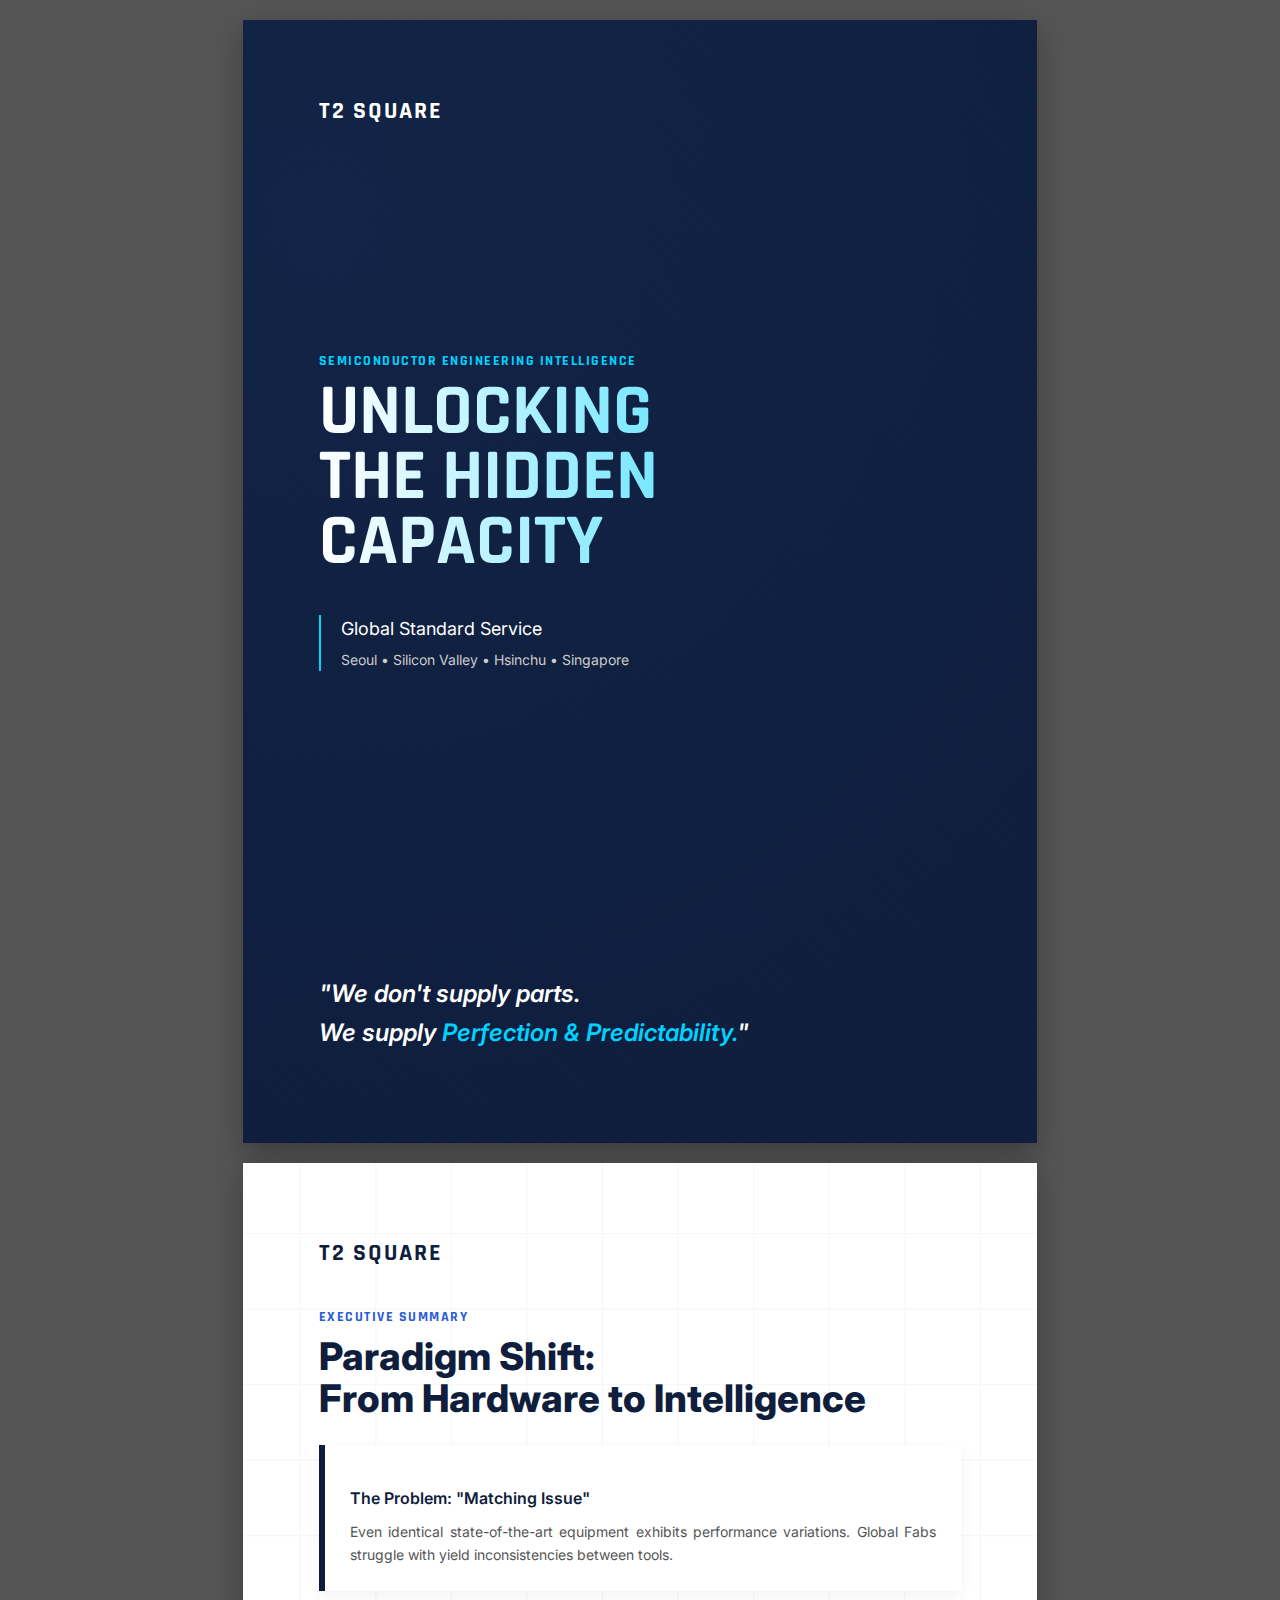
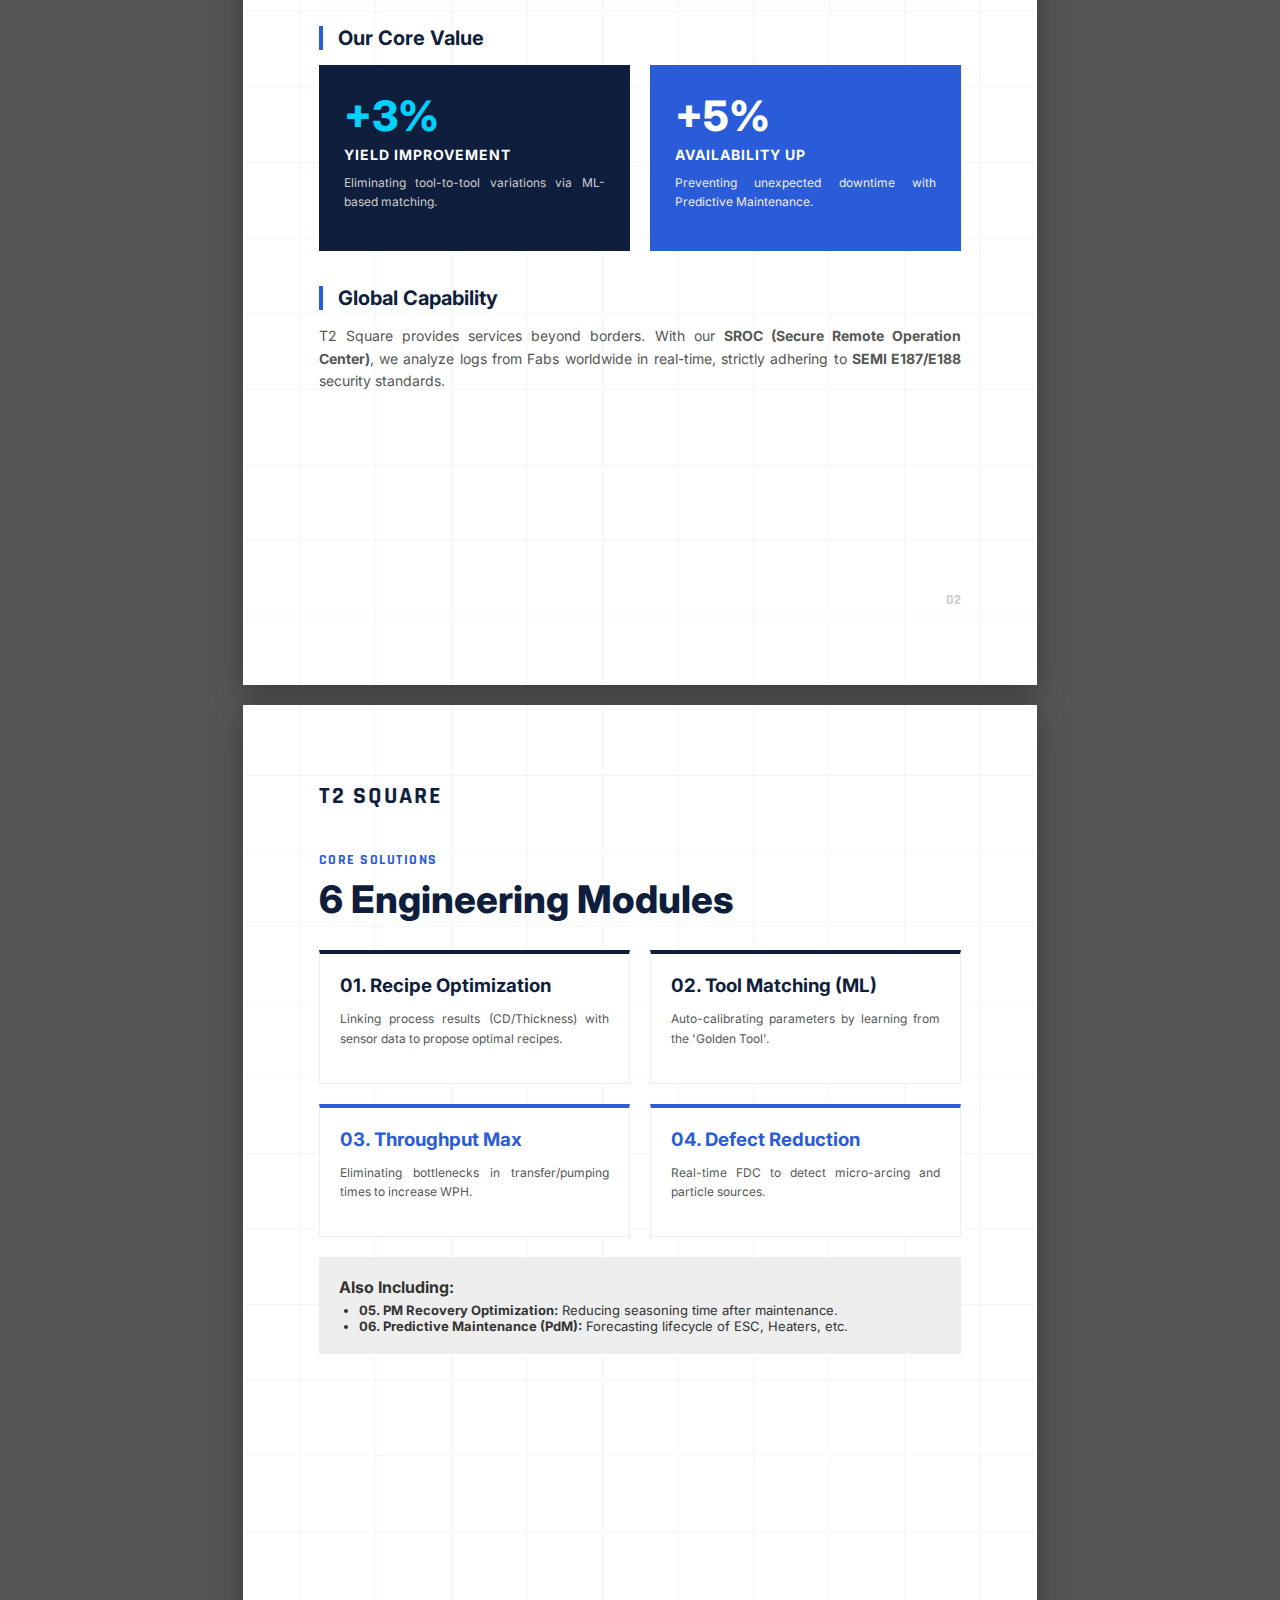
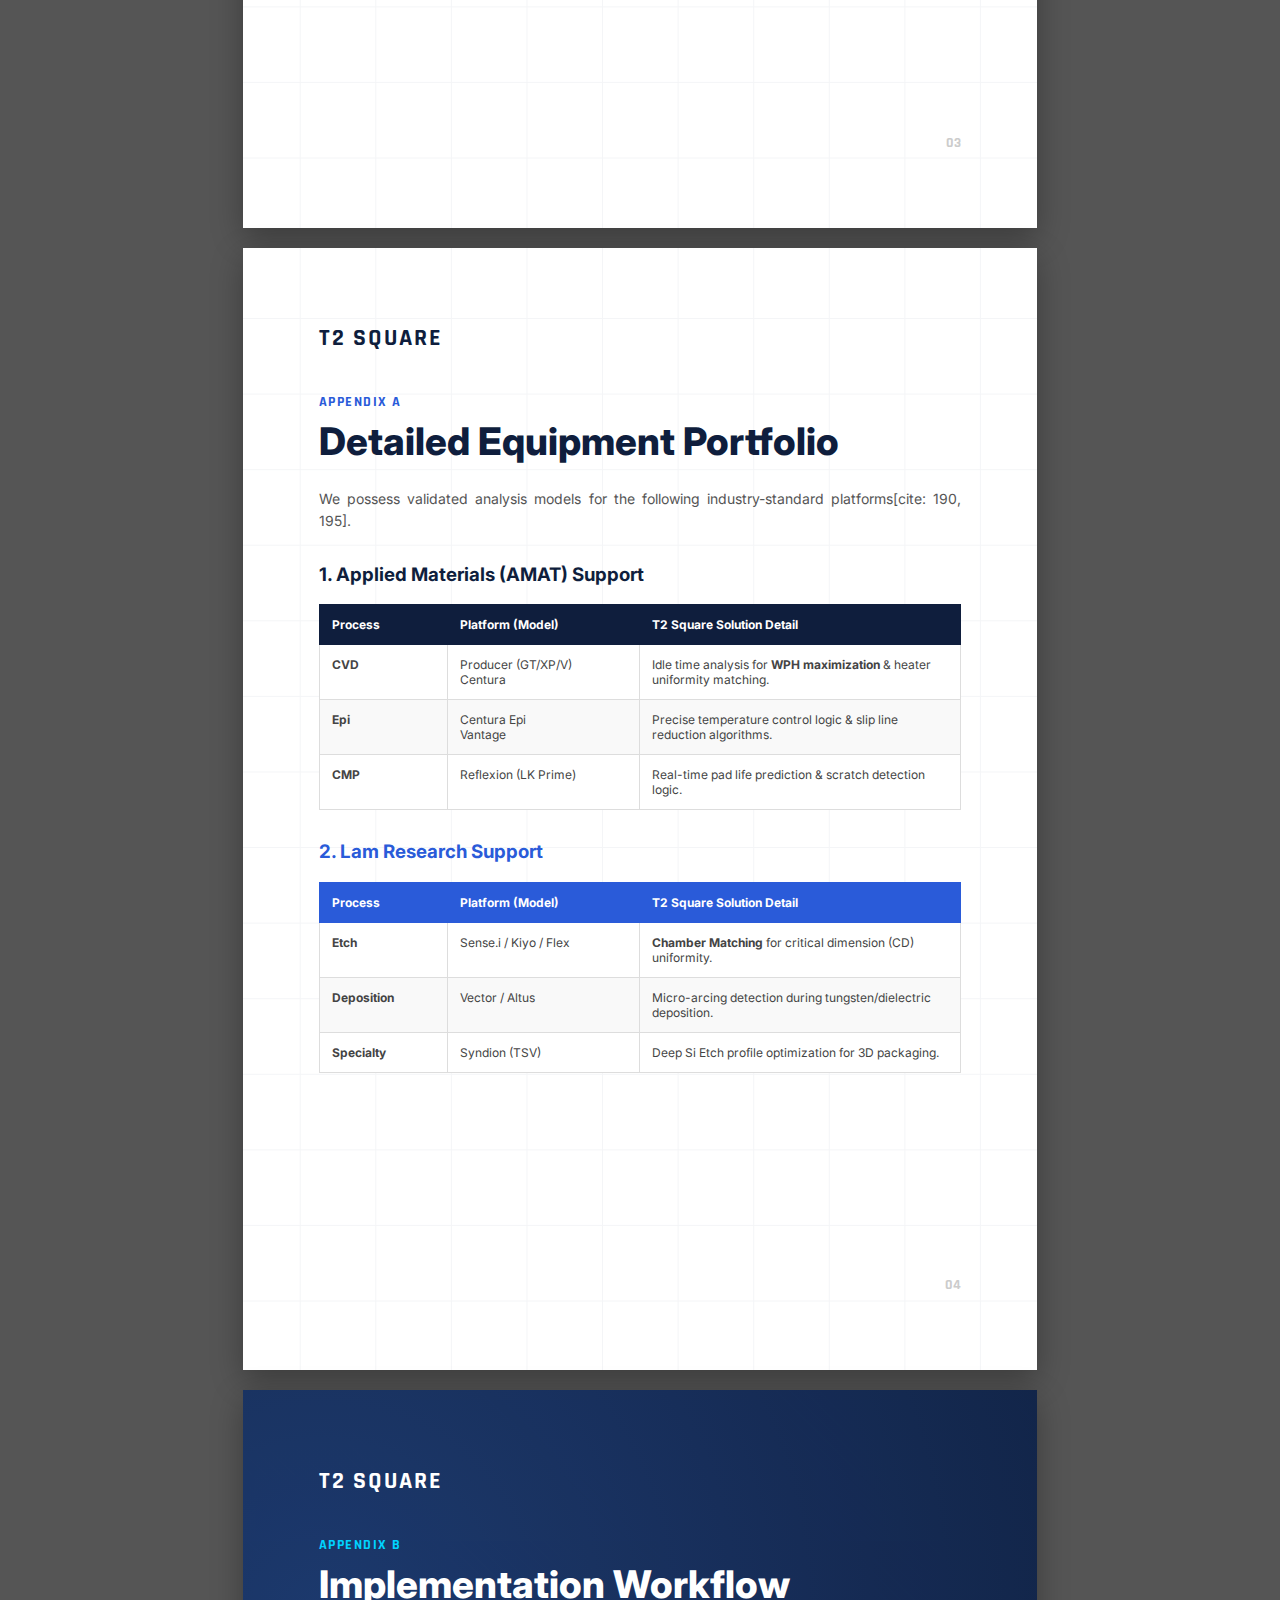
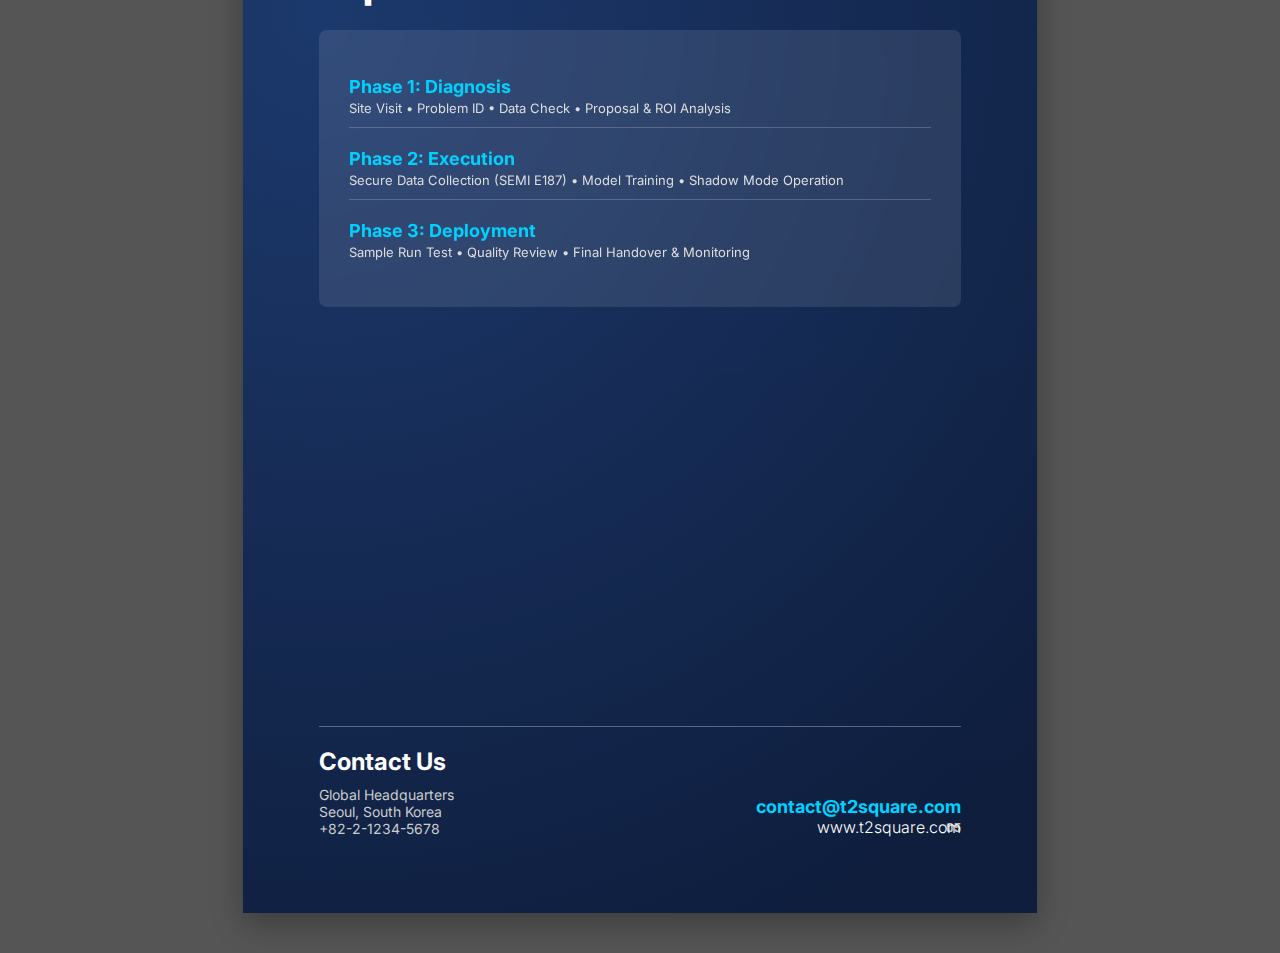
<file: brochure1.1.html>
<!DOCTYPE html>
<html lang="en">

<head>
    <meta charset="UTF-8">
    <meta name="viewport" content="width=device-width, initial-scale=1.0">
    <title>T2 Square Global Brochure - Final</title>
    <style>
        @import url('https://fonts.googleapis.com/css2?family=Inter:wght@300;400;600;800&family=Rajdhani:wght@600;700&family=Noto+Sans+KR:wght@300;400;500;700&display=swap');

        /* [Reset & Base] */
        * {
            box-sizing: border-box;
            -webkit-print-color-adjust: exact;
            print-color-adjust: exact;

        }

        body {
            margin: 0;
            padding: 20px;
            background-color: #555;
            font-family: 'Inter', 'Noto Sans KR', sans-serif;
            color: #333;
        }

        /* [Page Layout - A4] */
        .page {
            width: 210mm;
            height: 297mm;
            padding: 0;
            margin: 0 auto 20px auto;
            background: white;
            position: relative;
            overflow: hidden;
            page-break-after: always;
            box-shadow: 0 10px 30px rgba(0, 0, 0, 0.3);
        }

        /* [Design System] */
        :root {
            --navy: #0F1E3D;
            --blue: #2A5BD9;
            --cyan: #00D2FF;
            --light-gray: #F4F5F7;
        }

        /* [Background Patterns] */
        /* 1. Tech Grid Pattern (내지용) */
        .bg-grid {
            background-image:
                linear-gradient(var(--light-gray) 1px, transparent 1px),
                linear-gradient(90deg, var(--light-gray) 1px, transparent 1px);
            background-size: 20mm 20mm;
            background-position: center;
        }

        /* 2. Deep Impact Gradient (표지용) */
        .bg-impact {
            background: radial-gradient(circle at 10% 20%, #1e3c72 0%, #0F1E3D 90%);
            color: white;
        }

        /* [Components] */
        .content-padding {
            padding: 20mm;
            height: 100%;
            position: relative;
            z-index: 2;
        }

        .logo {
            font-family: 'Rajdhani', sans-serif;
            font-size: 24px;
            font-weight: 700;
            letter-spacing: 2px;
            color: var(--navy);
            text-transform: uppercase;
            margin-bottom: 40px;
        }

        .bg-impact .logo {
            color: white;
        }

        .section-tag {
            font-family: 'Rajdhani', sans-serif;
            font-size: 14px;
            font-weight: 700;
            color: var(--blue);
            text-transform: uppercase;
            letter-spacing: 1.5px;
            margin-bottom: 10px;
            display: block;
        }

        h1.headline {
            font-size: 38px;
            font-weight: 800;
            color: var(--navy);
            line-height: 1.1;
            margin: 0 0 25px 0;
        }

        h2.sub-headline {
            font-size: 20px;
            font-weight: 700;
            color: var(--navy);
            border-left: 4px solid var(--blue);
            padding-left: 15px;
            margin: 35px 0 15px 0;
        }

        p {
            font-size: 14px;
            line-height: 1.6;
            color: #555;
            margin-bottom: 15px;
            text-align: justify;
        }

        /* [Cover Specifics] */
        .cover-graphic {
            position: absolute;
            top: 0;
            right: 0;
            bottom: 0;
            left: 0;
            background-image:
                linear-gradient(rgba(15, 30, 61, 0.8), rgba(15, 30, 61, 0.9)),
                repeating-linear-gradient(45deg, rgba(255, 255, 255, 0.03) 0px, rgba(255, 255, 255, 0.03) 1px, transparent 1px, transparent 10px);
            z-index: 1;
        }

        .cover-title {
            font-family: 'Rajdhani', sans-serif;
            font-size: 72px;
            font-weight: 700;
            line-height: 0.9;
            background: -webkit-linear-gradient(0deg, #ffffff, #00D2FF);
            -webkit-background-clip: text;
            background-clip: text;
            -webkit-text-fill-color: transparent;
            margin-bottom: 20px;
        }

        /* [Table Styling] */
        .tech-table {
            width: 100%;
            border-collapse: collapse;
            margin-top: 15px;
            background: white;
        }

        .tech-table th {
            background: var(--navy);
            color: white;
            padding: 12px;
            font-size: 12px;
            text-align: left;
            border: 1px solid var(--navy);
        }

        .tech-table td {
            border: 1px solid #ddd;
            padding: 12px;
            font-size: 12px;
            vertical-align: top;
            color: #444;
        }

        .tech-table tr:nth-child(even) {
            background-color: #f9f9f9;
        }

        /* [Footer] */
        .page-footer {
            position: absolute;
            bottom: 20mm;
            right: 20mm;
            font-family: 'Rajdhani', sans-serif;
            font-size: 14px;
            font-weight: 700;
            color: #ccc;
        }

        @media print {
            body {
                background: none;
                margin: 0;
                padding: 0;
            }

            .page {
                box-shadow: none;
                margin: 0;
                width: 100%;
                height: 100%;
            }
        }
    </style>
</head>

<body>

    <div class="page bg-impact">
        <div class="cover-graphic"></div>
        <div class="content-padding">
            <div class="logo">T2 SQUARE</div>

            <div style="margin-top: 60mm;">
                <div class="section-tag" style="color: var(--cyan);">SEMICONDUCTOR ENGINEERING INTELLIGENCE</div>
                <div class="cover-title">UNLOCKING<br>THE HIDDEN<br>CAPACITY</div>

                <div style="margin-top: 40px; padding-left: 20px; border-left: 2px solid var(--cyan);">
                    <p style="color: white; font-size: 18px; margin: 5px 0;">Global Standard Service</p>
                    <p style="color: #ccc; font-size: 14px; margin: 0;">Seoul • Silicon Valley • Hsinchu • Singapore</p>
                </div>
            </div>

            <div style="position: absolute; bottom: 20mm; left: 20mm;">
                <p style="font-size: 24px; font-style: italic; font-weight: 600; color: white;">
                    "We don't supply parts.<br>We supply <span style="color: var(--cyan);">Perfection &
                        Predictability.</span>"
                </p>
            </div>
        </div>
    </div>

    <div class="page bg-grid">
        <div class="content-padding">
            <div class="logo">T2 SQUARE</div>
            <span class="section-tag">EXECUTIVE SUMMARY</span>
            <h1 class="headline">Paradigm Shift:<br>From Hardware to Intelligence</h1>

            <div
                style="background: white; padding: 25px; border-radius: 0; border-left: 6px solid var(--navy); box-shadow: 0 5px 15px rgba(0,0,0,0.05);">
                <p style="font-size: 16px; color: var(--navy); font-weight: 600; margin-bottom: 10px;">The Problem:
                    "Matching Issue"</p>
                <p style="margin: 0;">Even identical state-of-the-art equipment exhibits performance variations. Global
                    Fabs struggle with yield inconsistencies between tools.</p>
            </div>

            <h2 class="sub-headline">Our Core Value</h2>
            <div style="display: grid; grid-template-columns: 1fr 1fr; gap: 20px;">
                <div style="background: var(--navy); padding: 25px; color: white;">
                    <div style="font-size: 42px; font-weight: 800; color: var(--cyan); margin-bottom: 5px;">+3%</div>
                    <div style="font-size: 14px; font-weight: 700; text-transform: uppercase; letter-spacing: 1px;">
                        Yield Improvement</div>
                    <p style="color: #ccc; font-size: 12px; margin-top: 10px;">Eliminating tool-to-tool variations via
                        ML-based matching.</p>
                </div>
                <div style="background: var(--blue); padding: 25px; color: white;">
                    <div style="font-size: 42px; font-weight: 800; color: white; margin-bottom: 5px;">+5%</div>
                    <div style="font-size: 14px; font-weight: 700; text-transform: uppercase; letter-spacing: 1px;">
                        Availability Up</div>
                    <p style="color: #eee; font-size: 12px; margin-top: 10px;">Preventing unexpected downtime with
                        Predictive Maintenance.</p>
                </div>
            </div>

            <h2 class="sub-headline">Global Capability</h2>
            <p>T2 Square provides services beyond borders. With our <strong>SROC (Secure Remote Operation
                    Center)</strong>, we analyze logs from Fabs worldwide in real-time, strictly adhering to
                <strong>SEMI E187/E188</strong> security standards.
            </p>
        </div>
        <div class="page-footer">02</div>
    </div>

    <div class="page bg-grid">
        <div class="content-padding">
            <div class="logo">T2 SQUARE</div>
            <span class="section-tag">CORE SOLUTIONS</span>
            <h1 class="headline">6 Engineering Modules</h1>

            <div style="display: grid; grid-template-columns: 1fr 1fr; gap: 20px; margin-top: 30px;">
                <div
                    style="background: white; padding: 20px; border: 1px solid #eee; border-top: 4px solid var(--navy);">
                    <h3 style="margin: 0 0 10px 0; color: var(--navy);">01. Recipe Optimization</h3>
                    <p style="font-size: 12px;">Linking process results (CD/Thickness) with sensor data to propose
                        optimal recipes.</p>
                </div>
                <div
                    style="background: white; padding: 20px; border: 1px solid #eee; border-top: 4px solid var(--navy);">
                    <h3 style="margin: 0 0 10px 0; color: var(--navy);">02. Tool Matching (ML)</h3>
                    <p style="font-size: 12px;">Auto-calibrating parameters by learning from the 'Golden Tool'.</p>
                </div>
                <div
                    style="background: white; padding: 20px; border: 1px solid #eee; border-top: 4px solid var(--blue);">
                    <h3 style="margin: 0 0 10px 0; color: var(--blue);">03. Throughput Max</h3>
                    <p style="font-size: 12px;">Eliminating bottlenecks in transfer/pumping times to increase WPH.</p>
                </div>
                <div
                    style="background: white; padding: 20px; border: 1px solid #eee; border-top: 4px solid var(--blue);">
                    <h3 style="margin: 0 0 10px 0; color: var(--blue);">04. Defect Reduction</h3>
                    <p style="font-size: 12px;">Real-time FDC to detect micro-arcing and particle sources.</p>
                </div>
            </div>

            <div style="margin-top: 20px; padding: 20px; background: #eee;">
                <h3 style="margin: 0 0 5px 0; font-size: 16px;">Also Including:</h3>
                <ul style="margin: 0; padding-left: 20px; font-size: 13px;">
                    <li><strong>05. PM Recovery Optimization:</strong> Reducing seasoning time after maintenance.</li>
                    <li><strong>06. Predictive Maintenance (PdM):</strong> Forecasting lifecycle of ESC, Heaters, etc.
                    </li>
                </ul>
            </div>
        </div>
        <div class="page-footer">03</div>
    </div>

    <div class="page bg-grid">
        <div class="content-padding">
            <div class="logo">T2 SQUARE</div>
            <span class="section-tag">APPENDIX A</span>
            <h1 class="headline">Detailed Equipment Portfolio</h1>
            <p>We possess validated analysis models for the following industry-standard platforms[cite: 190, 195].</p>

            <h3 style="color: var(--navy); margin-top: 30px;">1. Applied Materials (AMAT) Support</h3>
            <table class="tech-table">
                <thead>
                    <tr>
                        <th width="20%">Process</th>
                        <th width="30%">Platform (Model)</th>
                        <th>T2 Square Solution Detail</th>
                    </tr>
                </thead>
                <tbody>
                    <tr>
                        <td><strong>CVD</strong></td>
                        <td>Producer (GT/XP/V)<br>Centura</td>
                        <td>Idle time analysis for <strong>WPH maximization</strong> & heater uniformity matching.</td>
                    </tr>
                    <tr>
                        <td><strong>Epi</strong></td>
                        <td>Centura Epi<br>Vantage</td>
                        <td>Precise temperature control logic & slip line reduction algorithms.</td>
                    </tr>
                    <tr>
                        <td><strong>CMP</strong></td>
                        <td>Reflexion (LK Prime)</td>
                        <td>Real-time pad life prediction & scratch detection logic.</td>
                    </tr>
                </tbody>
            </table>

            <h3 style="color: var(--blue); margin-top: 30px;">2. Lam Research Support</h3>
            <table class="tech-table">
                <thead>
                    <tr>
                        <th width="20%" style="background: var(--blue); border-color: var(--blue);">Process</th>
                        <th width="30%" style="background: var(--blue); border-color: var(--blue);">Platform (Model)
                        </th>
                        <th style="background: var(--blue); border-color: var(--blue);">T2 Square Solution Detail</th>
                    </tr>
                </thead>
                <tbody>
                    <tr>
                        <td><strong>Etch</strong></td>
                        <td>Sense.i / Kiyo / Flex</td>
                        <td><strong>Chamber Matching</strong> for critical dimension (CD) uniformity.</td>
                    </tr>
                    <tr>
                        <td><strong>Deposition</strong></td>
                        <td>Vector / Altus</td>
                        <td>Micro-arcing detection during tungsten/dielectric deposition.</td>
                    </tr>
                    <tr>
                        <td><strong>Specialty</strong></td>
                        <td>Syndion (TSV)</td>
                        <td>Deep Si Etch profile optimization for 3D packaging.</td>
                    </tr>
                </tbody>
            </table>
        </div>
        <div class="page-footer">04</div>
    </div>

    <div class="page bg-impact">
        <div class="cover-graphic" style="opacity: 0.1;"></div>
        <div class="content-padding">
            <div class="logo">T2 SQUARE</div>
            <span class="section-tag" style="color: var(--cyan);">APPENDIX B</span>
            <h1 class="headline" style="color: white;">Implementation Workflow</h1>

            <div
                style="background: rgba(255,255,255,0.1); padding: 30px; border-radius: 8px; backdrop-filter: blur(10px); color: white;">
                <ul style="list-style: none; padding: 0;">
                    <li
                        style="margin-bottom: 20px; border-bottom: 1px solid rgba(255,255,255,0.2); padding-bottom: 10px;">
                        <strong style="color: var(--cyan); font-size: 18px;">Phase 1: Diagnosis</strong><br>
                        <span style="font-size: 13px; color: #ddd;">Site Visit • Problem ID • Data Check • Proposal &
                            ROI Analysis</span>
                    </li>
                    <li
                        style="margin-bottom: 20px; border-bottom: 1px solid rgba(255,255,255,0.2); padding-bottom: 10px;">
                        <strong style="color: var(--cyan); font-size: 18px;">Phase 2: Execution</strong><br>
                        <span style="font-size: 13px; color: #ddd;">Secure Data Collection (SEMI E187) • Model Training
                            • Shadow Mode Operation</span>
                    </li>
                    <li>
                        <strong style="color: var(--cyan); font-size: 18px;">Phase 3: Deployment</strong><br>
                        <span style="font-size: 13px; color: #ddd;">Sample Run Test • Quality Review • Final Handover &
                            Monitoring</span>
                    </li>
                </ul>
            </div>

            <div style="margin-top: auto; position: absolute; bottom: 20mm; width: calc(100% - 40mm);">
                <div style="border-top: 1px solid rgba(255,255,255,0.3); padding-top: 20px;">
                    <h2 style="color: white; margin: 0 0 10px 0; border: none; padding: 0;">Contact Us</h2>
                    <div style="display: flex; justify-content: space-between; align-items: flex-end;">
                        <div style="color: #ccc; font-size: 14px;">
                            Global Headquarters<br>
                            Seoul, South Korea<br>
                            +82-2-1234-5678
                        </div>
                        <div style="text-align: right;">
                            <a href="mailto:contact@t2square.com"
                                style="color: var(--cyan); text-decoration: none; font-size: 18px; font-weight: bold;">contact@t2square.com</a><br>
                            <span style="color: white; font-weight: 300;">www.t2square.com</span>
                        </div>
                    </div>
                </div>
            </div>
        </div>
        <div class="page-footer">05</div>
    </div>

</body>

</html>
</file>
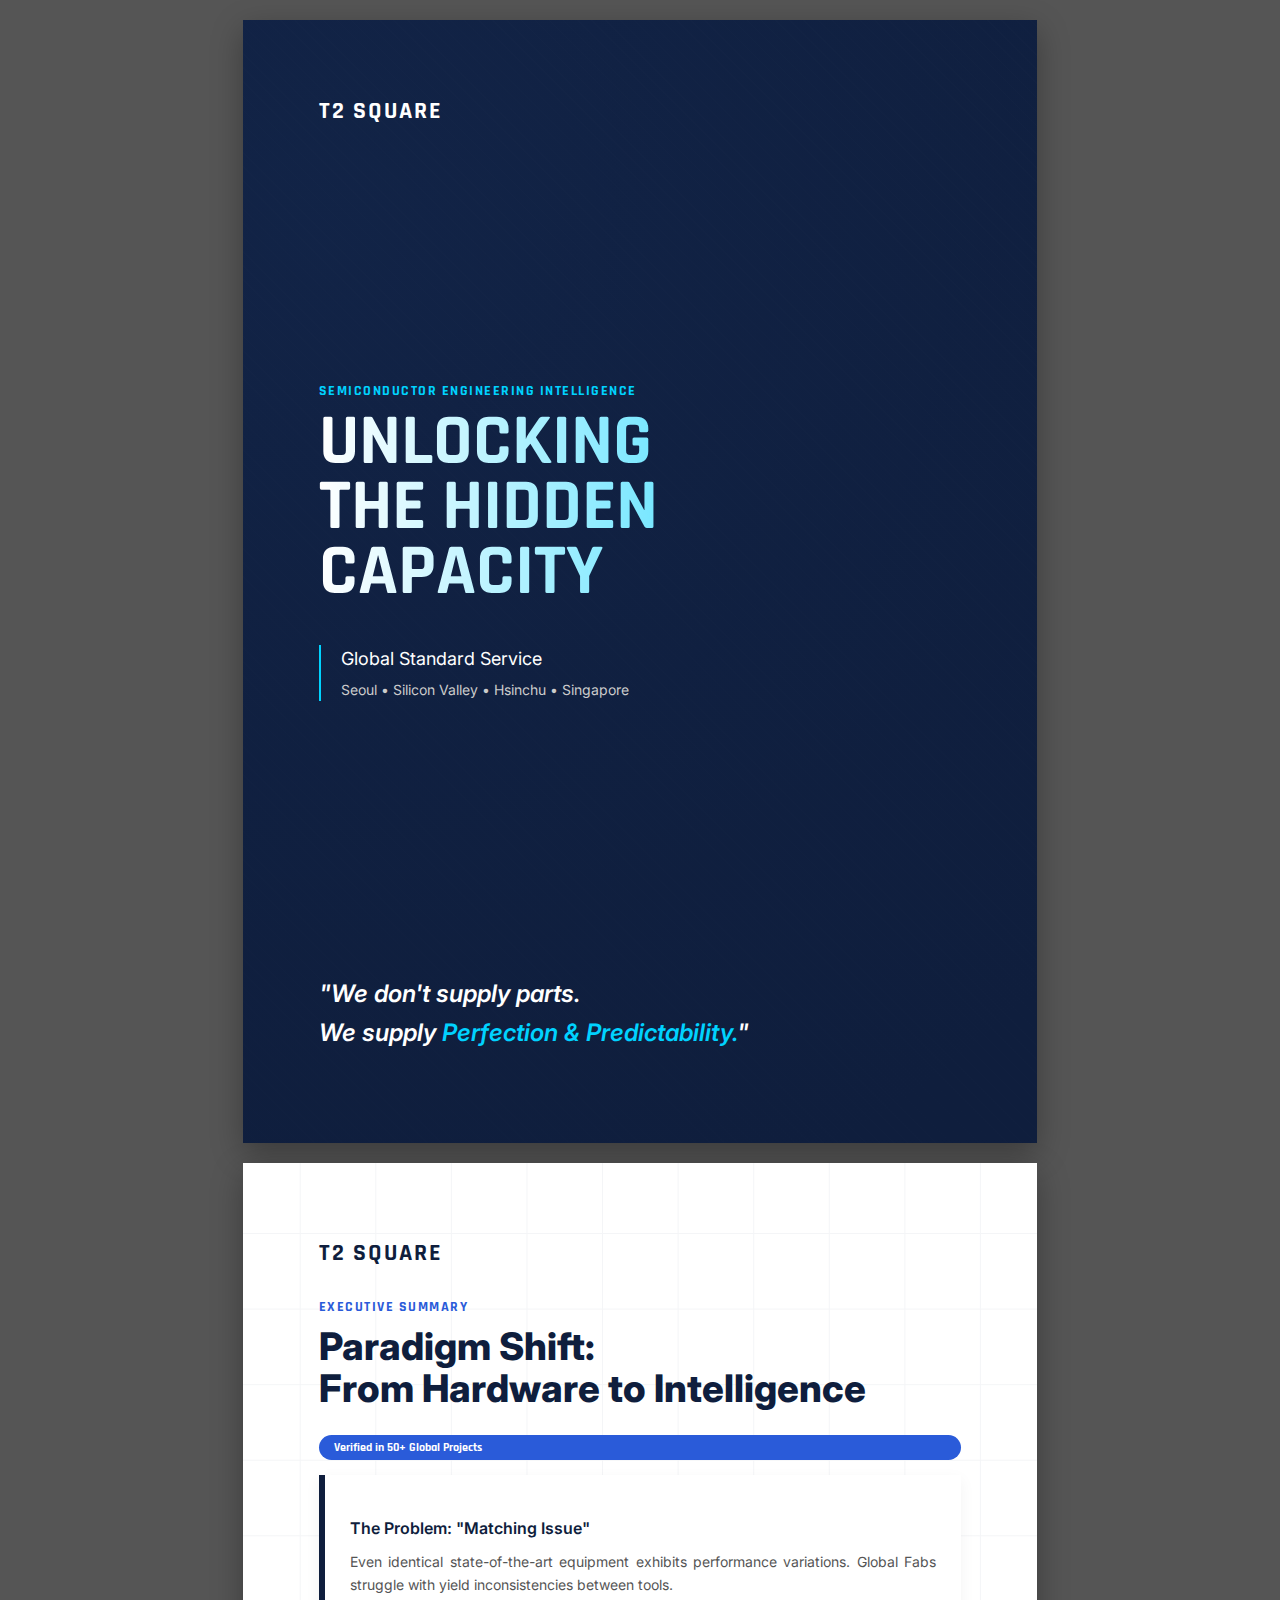
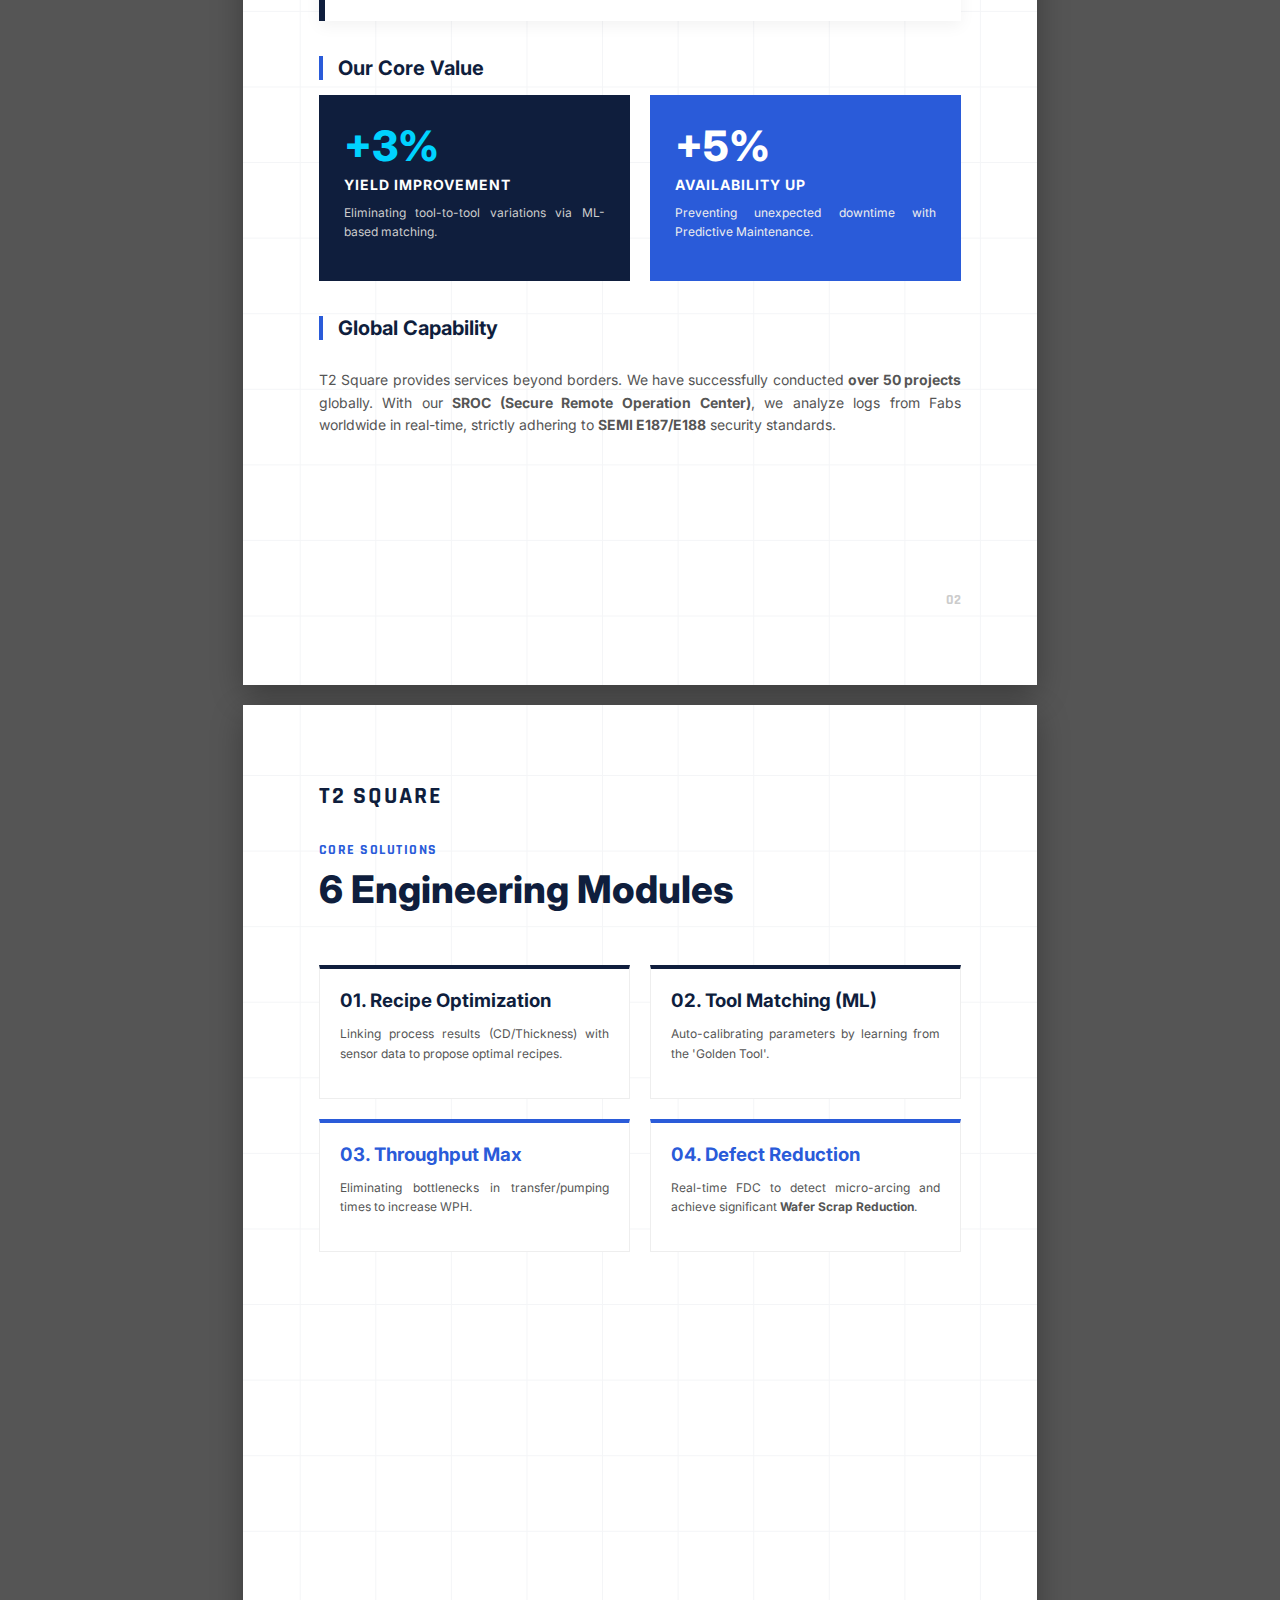
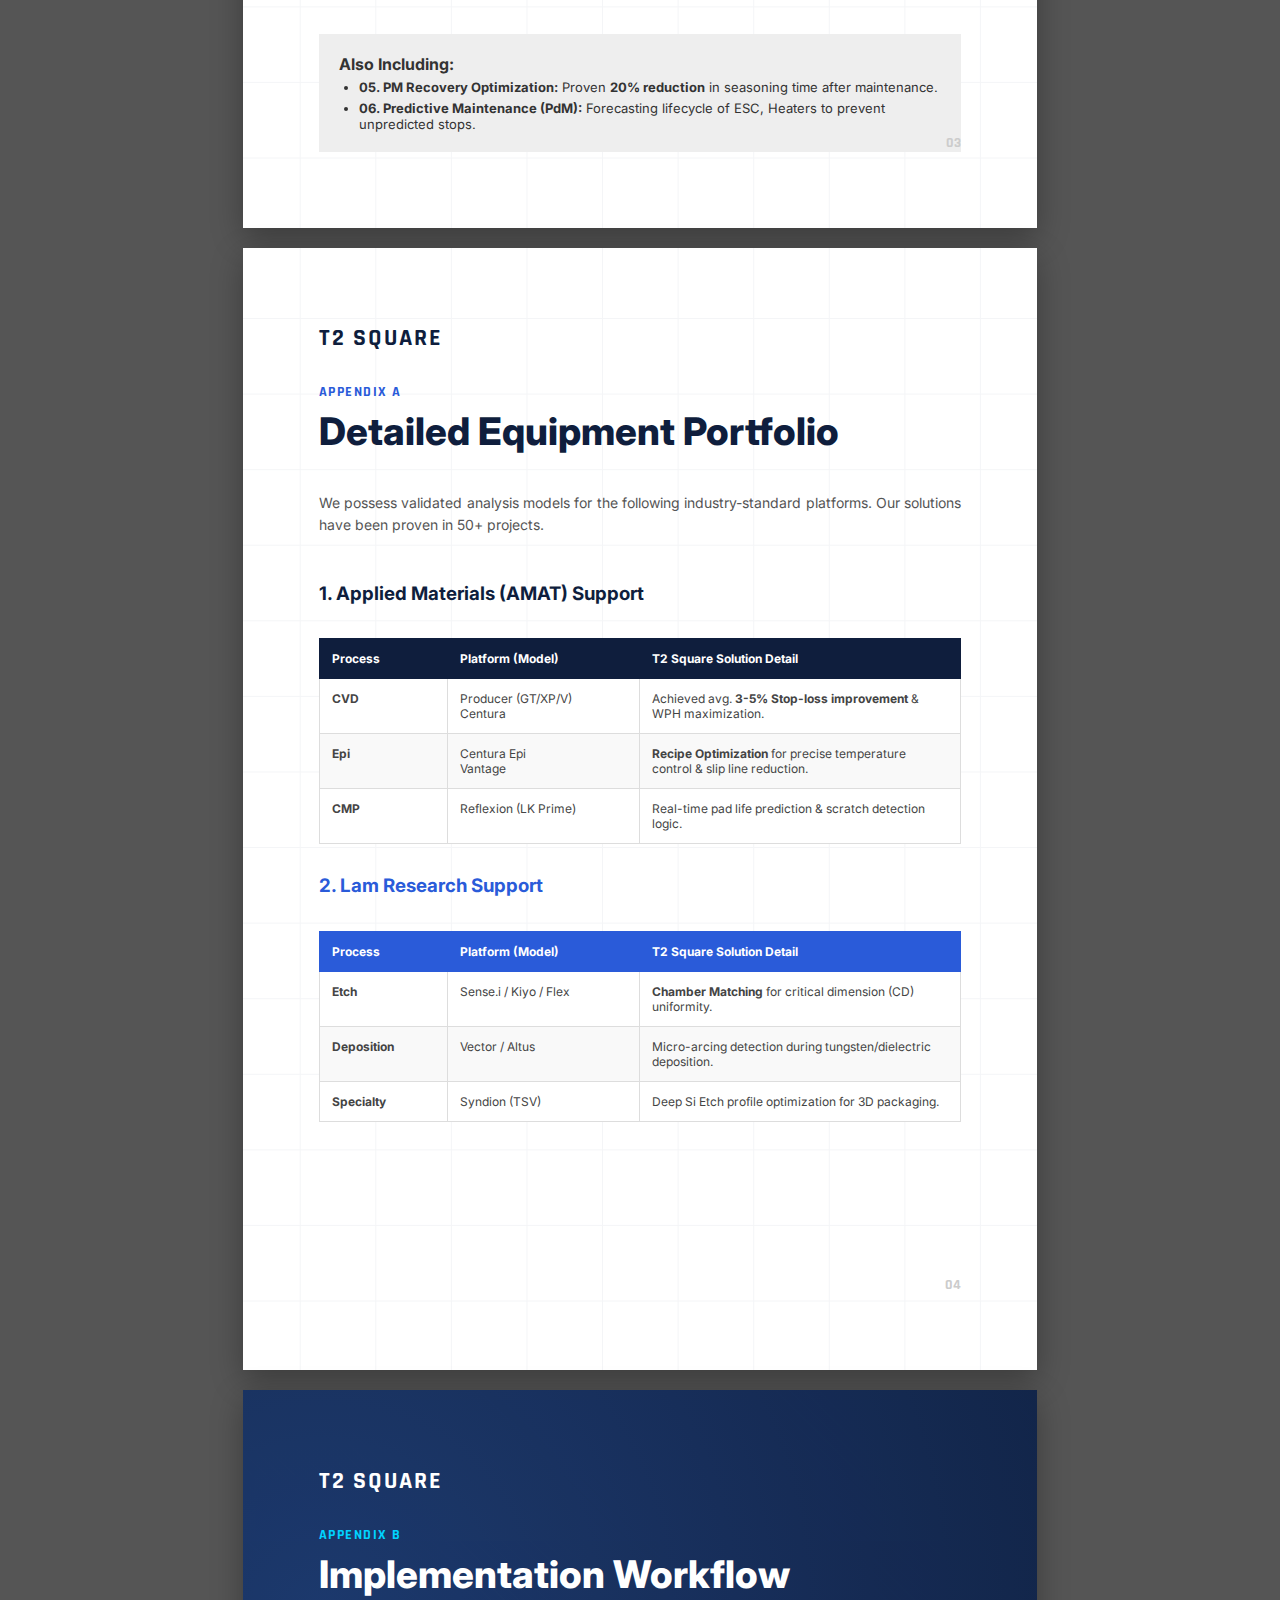
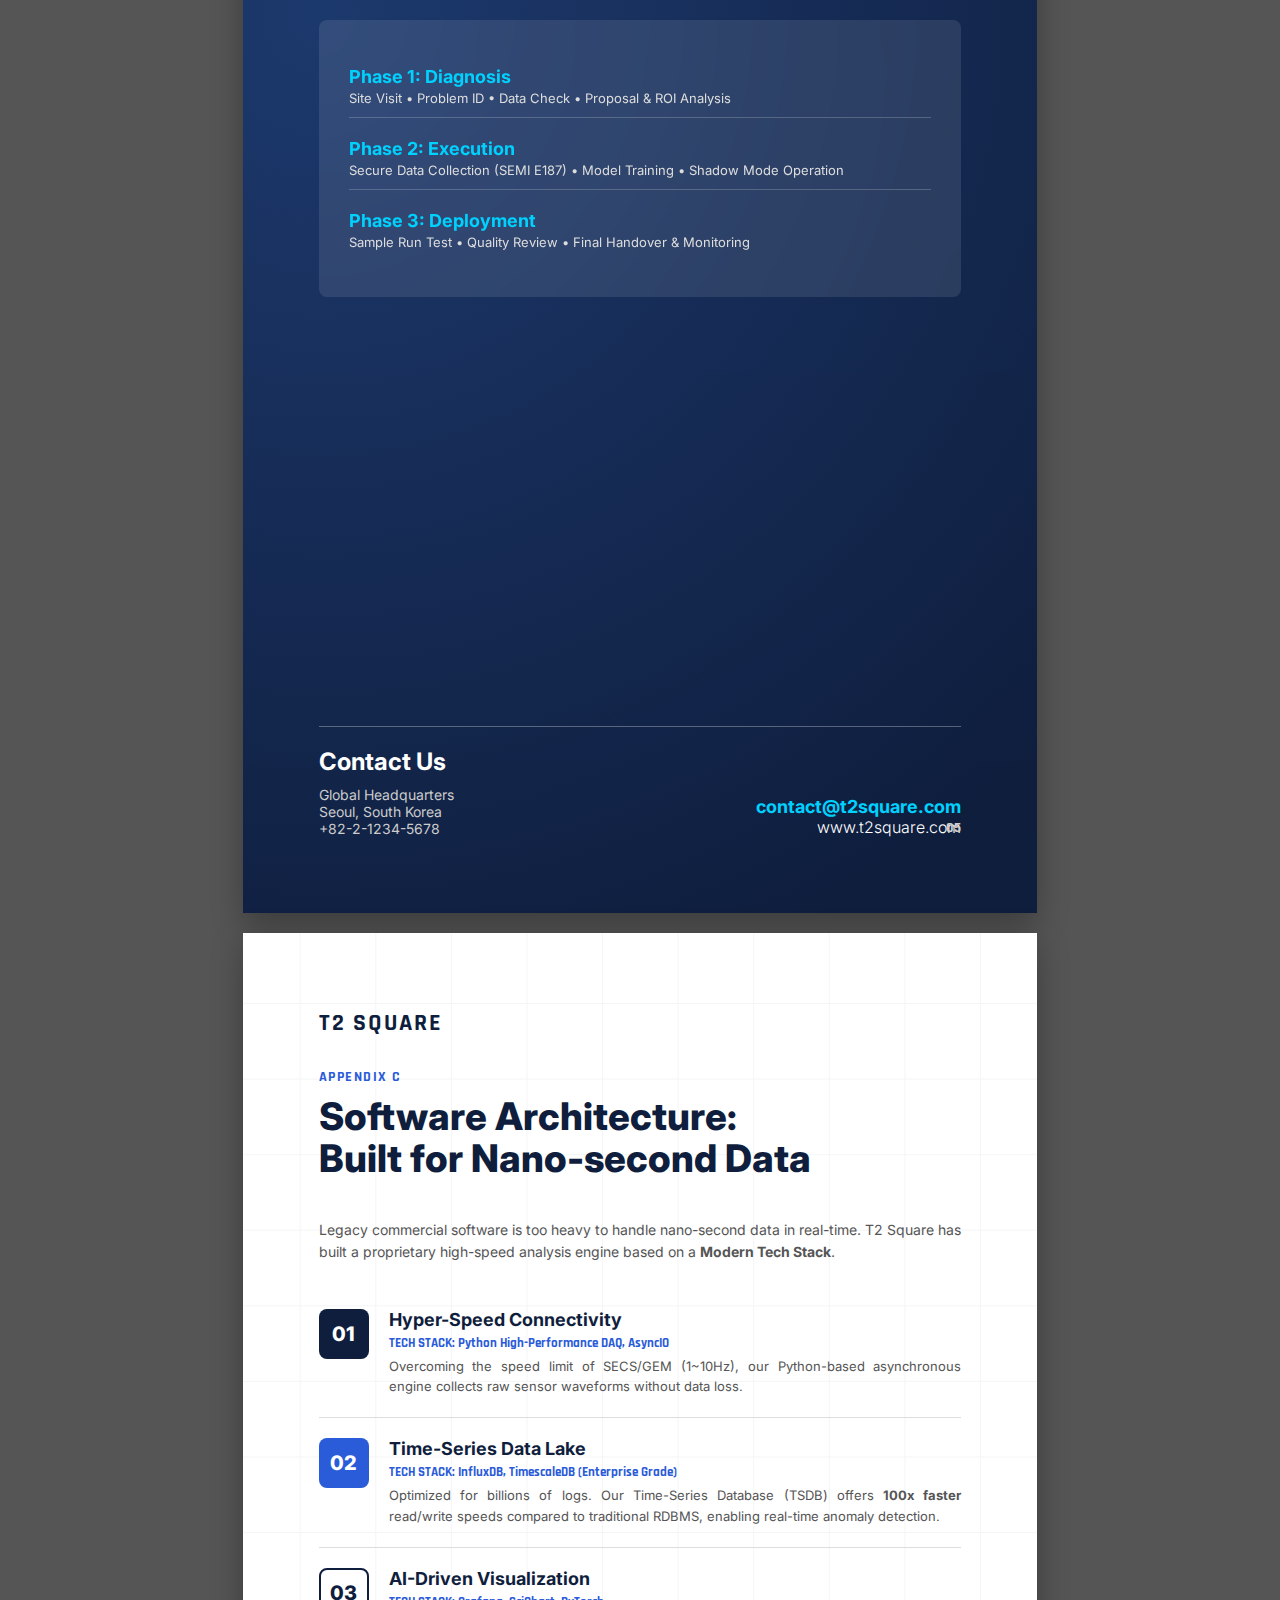
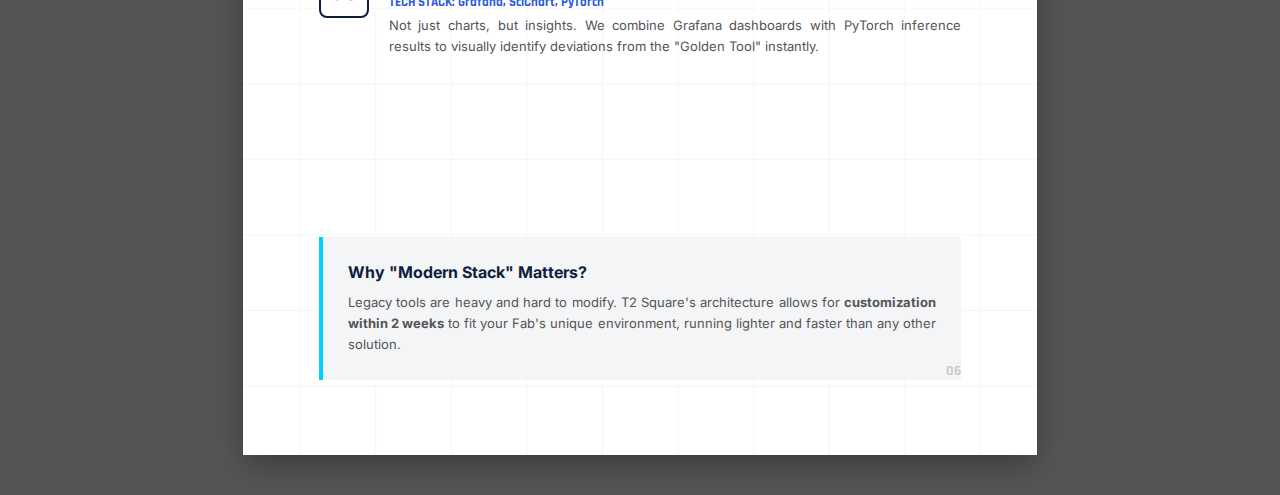
<file: brochure1.2.html>
<!DOCTYPE html>
<html lang="en">

<head>
    <meta charset="UTF-8">
    <meta name="viewport" content="width=device-width, initial-scale=1.0">
    <title>T2 Square Global Brochure - Final Print Fix</title>
    <style>
        @import url('https://fonts.googleapis.com/css2?family=Inter:wght@300;400;600;800&family=Rajdhani:wght@600;700&family=Noto+Sans+KR:wght@300;400;500;700&display=swap');

        /* [Reset & Base] */
        * {
            box-sizing: border-box;
            -webkit-print-color-adjust: exact !important;
            /* 크롬/엣지 강제 컬러 출력 */
            print-color-adjust: exact !important;
            /* 표준 강제 컬러 출력 */
        }

        body {
            margin: 0;
            padding: 20px;
            background-color: #555;
            font-family: 'Inter', 'Noto Sans KR', sans-serif;
            color: #333;
        }

        /* [Page Layout - A4] */
        .page {
            width: 210mm;
            height: 297mm;
            padding: 0;
            margin: 0 auto 20px auto;
            background: white;
            position: relative;
            overflow: hidden;
            page-break-after: always;
            box-shadow: 0 10px 30px rgba(0, 0, 0, 0.3);
            display: flex;
            flex-direction: column;
        }

        /* [Design System] */
        :root {
            --navy: #0F1E3D;
            --blue: #2A5BD9;
            --cyan: #00D2FF;
            --light-gray: #F4F5F7;
        }

        /* [Background Patterns] */
        .bg-grid {
            background-image:
                linear-gradient(var(--light-gray) 1px, transparent 1px),
                linear-gradient(90deg, var(--light-gray) 1px, transparent 1px);
            background-size: 20mm 20mm;
            background-position: center;
        }

        .bg-impact {
            /* radial-gradient가 인쇄시 잘리는 경우를 대비해 background-color를 먼저 지정 */
            background-color: #0F1E3D;
            background-image: radial-gradient(circle at 10% 20%, #1e3c72 0%, #0F1E3D 90%);
            color: white;
        }

        /* [Components] */
        .content-padding {
            padding: 20mm;
            flex: 1;
            display: flex;
            flex-direction: column;
            position: relative;
            z-index: 2;
            height: 100%;
        }

        .logo {
            font-family: 'Rajdhani', sans-serif;
            font-size: 24px;
            font-weight: 700;
            letter-spacing: 2px;
            color: var(--navy);
            text-transform: uppercase;
            margin-bottom: 30px;
            flex-shrink: 0;
        }

        .bg-impact .logo {
            color: white;
        }

        .section-tag {
            font-family: 'Rajdhani', sans-serif;
            font-size: 14px;
            font-weight: 700;
            color: var(--blue);
            text-transform: uppercase;
            letter-spacing: 1.5px;
            margin-bottom: 10px;
            display: block;
        }

        h1.headline {
            font-size: 38px;
            font-weight: 800;
            color: var(--navy);
            line-height: 1.1;
            margin: 0 0 25px 0;
        }

        h2.sub-headline {
            font-size: 20px;
            font-weight: 700;
            color: var(--navy);
            border-left: 4px solid var(--blue);
            padding-left: 15px;
            margin: 35px 0 15px 0;
        }

        p {
            font-size: 14px;
            line-height: 1.6;
            color: #555;
            margin-bottom: 15px;
            text-align: justify;
        }

        /* [Cover Specifics] */
        .cover-graphic {
            position: absolute;
            top: 0;
            right: 0;
            bottom: 0;
            left: 0;
            background-image:
                linear-gradient(rgba(15, 30, 61, 0.8), rgba(15, 30, 61, 0.9)),
                repeating-linear-gradient(45deg, rgba(255, 255, 255, 0.03) 0px, rgba(255, 255, 255, 0.03) 1px, transparent 1px, transparent 10px);
            z-index: 1;
        }

        .cover-title {
            font-family: 'Rajdhani', sans-serif;
            font-size: 72px;
            font-weight: 700;
            line-height: 0.9;
            background: -webkit-linear-gradient(0deg, #ffffff, #00D2FF);
            -webkit-background-clip: text;
            background-clip: text;
            -webkit-text-fill-color: transparent;
            margin-bottom: 20px;
        }

        /* [Table Styling] */
        .tech-table {
            width: 100%;
            border-collapse: collapse;
            margin-top: 15px;
            background: white;
        }

        .tech-table th {
            background: var(--navy);
            color: white;
            padding: 12px;
            font-size: 12px;
            text-align: left;
            border: 1px solid var(--navy);
        }

        .tech-table td {
            border: 1px solid #ddd;
            padding: 12px;
            font-size: 12px;
            vertical-align: top;
            color: #444;
        }

        .tech-table tr:nth-child(even) {
            background-color: #f9f9f9;
        }

        /* [Footer Page Number] */
        .page-footer {
            position: absolute;
            bottom: 20mm;
            right: 20mm;
            font-family: 'Rajdhani', sans-serif;
            font-size: 14px;
            font-weight: 700;
            color: #ccc;
            z-index: 10;
        }

        /* [Utility] */
        .mt-auto {
            margin-top: auto;
        }

        /* [PRINT SPECIFIC FIXES] */
        @media print {
            body {
                margin: 0;
                padding: 0;
                background: none;
            }

            .page {
                margin: 0;
                border: initial;
                width: 210mm;
                /* 높이를 강제로 지정하여 배경 끊김 방지 */
                height: 297mm !important;
                min-height: 297mm !important;
                box-shadow: none;
                page-break-after: always;
                overflow: hidden;
            }

            /* 배경색 강제 적용 */
            .bg-impact {
                background-color: #0F1E3D !important;
                -webkit-print-color-adjust: exact !important;
                print-color-adjust: exact !important;
            }
        }
    </style>
</head>

<body>

    <div class="page bg-impact">
        <div class="cover-graphic"></div>
        <div class="content-padding">
            <div class="logo">T2 SQUARE</div>

            <div style="margin-top: 60mm;">
                <div class="section-tag" style="color: var(--cyan);">SEMICONDUCTOR ENGINEERING INTELLIGENCE</div>
                <div class="cover-title">UNLOCKING<br>THE HIDDEN<br>CAPACITY</div>

                <div style="margin-top: 40px; padding-left: 20px; border-left: 2px solid var(--cyan);">
                    <p style="color: white; font-size: 18px; margin: 5px 0;">Global Standard Service</p>
                    <p style="color: #ccc; font-size: 14px; margin: 0;">Seoul • Silicon Valley • Hsinchu • Singapore</p>
                </div>
            </div>

            <div class="mt-auto">
                <p style="font-size: 24px; font-style: italic; font-weight: 600; color: white;">
                    "We don't supply parts.<br>We supply <span style="color: var(--cyan);">Perfection &
                        Predictability.</span>"
                </p>
            </div>
        </div>
    </div>

    <div class="page bg-grid">
        <div class="content-padding">
            <div class="logo">T2 SQUARE</div>
            <span class="section-tag">EXECUTIVE SUMMARY</span>
            <h1 class="headline">Paradigm Shift:<br>From Hardware to Intelligence</h1>

            <div
                style="display:inline-block; background:var(--blue); color:white; padding:5px 15px; font-weight:700; font-size:12px; border-radius:20px; margin-bottom:15px; font-family:'Rajdhani', sans-serif;">
                Verified in 50+ Global Projects
            </div>

            <div
                style="background: white; padding: 25px; border-radius: 0; border-left: 6px solid var(--navy); box-shadow: 0 5px 15px rgba(0,0,0,0.05);">
                <p style="font-size: 16px; color: var(--navy); font-weight: 600; margin-bottom: 10px;">The Problem:
                    "Matching Issue"</p>
                <p style="margin: 0;">Even identical state-of-the-art equipment exhibits performance variations. Global
                    Fabs struggle with yield inconsistencies between tools.</p>
            </div>

            <h2 class="sub-headline">Our Core Value</h2>
            <div style="display: grid; grid-template-columns: 1fr 1fr; gap: 20px;">
                <div style="background: var(--navy); padding: 25px; color: white;">
                    <div style="font-size: 42px; font-weight: 800; color: var(--cyan); margin-bottom: 5px;">+3%</div>
                    <div style="font-size: 14px; font-weight: 700; text-transform: uppercase; letter-spacing: 1px;">
                        Yield Improvement</div>
                    <p style="color: #ccc; font-size: 12px; margin-top: 10px;">Eliminating tool-to-tool variations via
                        ML-based matching.</p>
                </div>
                <div style="background: var(--blue); padding: 25px; color: white;">
                    <div style="font-size: 42px; font-weight: 800; color: white; margin-bottom: 5px;">+5%</div>
                    <div style="font-size: 14px; font-weight: 700; text-transform: uppercase; letter-spacing: 1px;">
                        Availability Up</div>
                    <p style="color: #eee; font-size: 12px; margin-top: 10px;">Preventing unexpected downtime with
                        Predictive Maintenance.</p>
                </div>
            </div>

            <h2 class="sub-headline">Global Capability</h2>
            <p>T2 Square provides services beyond borders. We have successfully conducted <strong>over 50
                    projects</strong> globally. With our <strong>SROC (Secure Remote Operation Center)</strong>, we
                analyze logs from Fabs worldwide in real-time, strictly adhering to <strong>SEMI E187/E188</strong>
                security standards.
            </p>
        </div>
        <div class="page-footer">02</div>
    </div>

    <div class="page bg-grid">
        <div class="content-padding">
            <div class="logo">T2 SQUARE</div>
            <span class="section-tag">CORE SOLUTIONS</span>
            <h1 class="headline">6 Engineering Modules</h1>

            <div style="display: grid; grid-template-columns: 1fr 1fr; gap: 20px; margin-top: 30px;">
                <div
                    style="background: white; padding: 20px; border: 1px solid #eee; border-top: 4px solid var(--navy);">
                    <h3 style="margin: 0 0 10px 0; color: var(--navy);">01. Recipe Optimization</h3>
                    <p style="font-size: 12px;">Linking process results (CD/Thickness) with sensor data to propose
                        optimal recipes.</p>
                </div>
                <div
                    style="background: white; padding: 20px; border: 1px solid #eee; border-top: 4px solid var(--navy);">
                    <h3 style="margin: 0 0 10px 0; color: var(--navy);">02. Tool Matching (ML)</h3>
                    <p style="font-size: 12px;">Auto-calibrating parameters by learning from the 'Golden Tool'.</p>
                </div>
                <div
                    style="background: white; padding: 20px; border: 1px solid #eee; border-top: 4px solid var(--blue);">
                    <h3 style="margin: 0 0 10px 0; color: var(--blue);">03. Throughput Max</h3>
                    <p style="font-size: 12px;">Eliminating bottlenecks in transfer/pumping times to increase WPH.</p>
                </div>
                <div
                    style="background: white; padding: 20px; border: 1px solid #eee; border-top: 4px solid var(--blue);">
                    <h3 style="margin: 0 0 10px 0; color: var(--blue);">04. Defect Reduction</h3>
                    <p style="font-size: 12px;">Real-time FDC to detect micro-arcing and achieve significant
                        <strong>Wafer Scrap Reduction</strong>.
                    </p>
                </div>
            </div>

            <div class="mt-auto" style="padding: 20px; background: #eee;">
                <h3 style="margin: 0 0 5px 0; font-size: 16px;">Also Including:</h3>
                <ul style="margin: 0; padding-left: 20px; font-size: 13px;">
                    <li style="margin-bottom: 5px;"><strong>05. PM Recovery Optimization:</strong> Proven <strong>20%
                            reduction</strong> in seasoning time after maintenance.</li>
                    <li><strong>06. Predictive Maintenance (PdM):</strong> Forecasting lifecycle of ESC, Heaters to
                        prevent unpredicted stops.
                    </li>
                </ul>
            </div>
        </div>
        <div class="page-footer">03</div>
    </div>

    <div class="page bg-grid">
        <div class="content-padding">
            <div class="logo">T2 SQUARE</div>
            <span class="section-tag">APPENDIX A</span>
            <h1 class="headline">Detailed Equipment Portfolio</h1>
            <p>We possess validated analysis models for the following industry-standard platforms. Our solutions have
                been proven in 50+ projects.</p>

            <h3 style="color: var(--navy); margin-top: 30px;">1. Applied Materials (AMAT) Support</h3>
            <table class="tech-table">
                <thead>
                    <tr>
                        <th width="20%">Process</th>
                        <th width="30%">Platform (Model)</th>
                        <th>T2 Square Solution Detail</th>
                    </tr>
                </thead>
                <tbody>
                    <tr>
                        <td><strong>CVD</strong></td>
                        <td>Producer (GT/XP/V)<br>Centura</td>
                        <td>Achieved avg. <strong>3-5% Stop-loss improvement</strong> & WPH maximization.</td>
                    </tr>
                    <tr>
                        <td><strong>Epi</strong></td>
                        <td>Centura Epi<br>Vantage</td>
                        <td><strong>Recipe Optimization</strong> for precise temperature control & slip line reduction.
                        </td>
                    </tr>
                    <tr>
                        <td><strong>CMP</strong></td>
                        <td>Reflexion (LK Prime)</td>
                        <td>Real-time pad life prediction & scratch detection logic.</td>
                    </tr>
                </tbody>
            </table>

            <h3 style="color: var(--blue); margin-top: 30px;">2. Lam Research Support</h3>
            <table class="tech-table">
                <thead>
                    <tr>
                        <th width="20%" style="background: var(--blue); border-color: var(--blue);">Process</th>
                        <th width="30%" style="background: var(--blue); border-color: var(--blue);">Platform (Model)
                        </th>
                        <th style="background: var(--blue); border-color: var(--blue);">T2 Square Solution Detail</th>
                    </tr>
                </thead>
                <tbody>
                    <tr>
                        <td><strong>Etch</strong></td>
                        <td>Sense.i / Kiyo / Flex</td>
                        <td><strong>Chamber Matching</strong> for critical dimension (CD) uniformity.</td>
                    </tr>
                    <tr>
                        <td><strong>Deposition</strong></td>
                        <td>Vector / Altus</td>
                        <td>Micro-arcing detection during tungsten/dielectric deposition.</td>
                    </tr>
                    <tr>
                        <td><strong>Specialty</strong></td>
                        <td>Syndion (TSV)</td>
                        <td>Deep Si Etch profile optimization for 3D packaging.</td>
                    </tr>
                </tbody>
            </table>
        </div>
        <div class="page-footer">04</div>
    </div>

    <div class="page bg-impact">
        <div class="cover-graphic" style="opacity: 0.1;"></div>
        <div class="content-padding">
            <div>
                <div class="logo">T2 SQUARE</div>
                <span class="section-tag" style="color: var(--cyan);">APPENDIX B</span>
                <h1 class="headline" style="color: white;">Implementation Workflow</h1>
            </div>

            <div
                style="background: rgba(255,255,255,0.1); padding: 30px; border-radius: 8px; backdrop-filter: blur(10px); color: white; margin-bottom: 30px;">
                <ul style="list-style: none; padding: 0;">
                    <li
                        style="margin-bottom: 20px; border-bottom: 1px solid rgba(255,255,255,0.2); padding-bottom: 10px;">
                        <strong style="color: var(--cyan); font-size: 18px;">Phase 1: Diagnosis</strong><br>
                        <span style="font-size: 13px; color: #ddd;">Site Visit • Problem ID • Data Check • Proposal &
                            ROI Analysis</span>
                    </li>
                    <li
                        style="margin-bottom: 20px; border-bottom: 1px solid rgba(255,255,255,0.2); padding-bottom: 10px;">
                        <strong style="color: var(--cyan); font-size: 18px;">Phase 2: Execution</strong><br>
                        <span style="font-size: 13px; color: #ddd;">Secure Data Collection (SEMI E187) • Model Training
                            • Shadow Mode Operation</span>
                    </li>
                    <li>
                        <strong style="color: var(--cyan); font-size: 18px;">Phase 3: Deployment</strong><br>
                        <span style="font-size: 13px; color: #ddd;">Sample Run Test • Quality Review • Final Handover &
                            Monitoring</span>
                    </li>
                </ul>
            </div>

            <div class="mt-auto">
                <div style="border-top: 1px solid rgba(255,255,255,0.3); padding-top: 20px;">
                    <h2 style="color: white; margin: 0 0 10px 0; border: none; padding: 0;">Contact Us</h2>
                    <div style="display: flex; justify-content: space-between; align-items: flex-end;">
                        <div style="color: #ccc; font-size: 14px;">
                            Global Headquarters<br>
                            Seoul, South Korea<br>
                            +82-2-1234-5678
                        </div>
                        <div style="text-align: right;">
                            <a href="mailto:contact@t2square.com"
                                style="color: var(--cyan); text-decoration: none; font-size: 18px; font-weight: bold;">contact@t2square.com</a><br>
                            <span style="color: white; font-weight: 300;">www.t2square.com</span>
                        </div>
                    </div>
                </div>
            </div>
        </div>
        <div class="page-footer">05</div>
    </div>

    <div class="page bg-grid">
        <div class="content-padding">
            <div class="logo">T2 SQUARE</div>
            <span class="section-tag">APPENDIX C</span>
            <h1 class="headline">Software Architecture:<br>Built for Nano-second Data</h1>

            <p>Legacy commercial software is too heavy to handle nano-second data in real-time. T2 Square has built a
                proprietary high-speed analysis engine based on a <strong>Modern Tech Stack</strong>.</p>

            <div style="display: flex; flex-direction: column; gap: 20px; margin-top: 30px;">

                <div
                    style="display: flex; align-items: flex-start; gap: 20px; padding-bottom: 20px; border-bottom: 1px solid #ddd;">
                    <div
                        style="background: var(--navy); color: white; width: 50px; height: 50px; display: flex; align-items: center; justify-content: center; font-weight: 800; font-size: 20px; border-radius: 8px; flex-shrink: 0;">
                        01</div>
                    <div>
                        <h3 style="margin: 0 0 5px 0; color: var(--navy); font-size: 18px;">Hyper-Speed Connectivity
                        </h3>
                        <div
                            style="font-family: 'Rajdhani', sans-serif; font-weight: 700; color: var(--blue); margin-bottom: 5px; font-size: 13px;">
                            TECH STACK: Python High-Performance DAQ, AsyncIO</div>
                        <p style="margin: 0; font-size: 13px;">Overcoming the speed limit of SECS/GEM (1~10Hz), our
                            Python-based asynchronous engine collects raw sensor waveforms without data loss.</p>
                    </div>
                </div>

                <div
                    style="display: flex; align-items: flex-start; gap: 20px; padding-bottom: 20px; border-bottom: 1px solid #ddd;">
                    <div
                        style="background: var(--blue); color: white; width: 50px; height: 50px; display: flex; align-items: center; justify-content: center; font-weight: 800; font-size: 20px; border-radius: 8px; flex-shrink: 0;">
                        02</div>
                    <div>
                        <h3 style="margin: 0 0 5px 0; color: var(--navy); font-size: 18px;">Time-Series Data Lake</h3>
                        <div
                            style="font-family: 'Rajdhani', sans-serif; font-weight: 700; color: var(--blue); margin-bottom: 5px; font-size: 13px;">
                            TECH STACK: InfluxDB, TimescaleDB (Enterprise Grade)</div>
                        <p style="margin: 0; font-size: 13px;">Optimized for billions of logs. Our Time-Series Database
                            (TSDB) offers <strong>100x faster</strong> read/write speeds compared to traditional RDBMS,
                            enabling real-time anomaly detection.</p>
                    </div>
                </div>

                <div style="display: flex; align-items: flex-start; gap: 20px;">
                    <div
                        style="background: white; border: 2px solid var(--navy); color: var(--navy); width: 50px; height: 50px; display: flex; align-items: center; justify-content: center; font-weight: 800; font-size: 20px; border-radius: 8px; flex-shrink: 0;">
                        03</div>
                    <div>
                        <h3 style="margin: 0 0 5px 0; color: var(--navy); font-size: 18px;">AI-Driven Visualization</h3>
                        <div
                            style="font-family: 'Rajdhani', sans-serif; font-weight: 700; color: var(--blue); margin-bottom: 5px; font-size: 13px;">
                            TECH STACK: Grafana, SciChart, PyTorch</div>
                        <p style="margin: 0; font-size: 13px;">Not just charts, but insights. We combine Grafana
                            dashboards with PyTorch inference results to visually identify deviations from the "Golden
                            Tool" instantly.</p>
                    </div>
                </div>
            </div>

            <div class="mt-auto"
                style="background: var(--light-gray); padding: 25px; border-left: 4px solid var(--cyan);">
                <h3 style="margin: 0 0 10px 0; color: var(--navy); font-size: 16px;">Why "Modern Stack" Matters?</h3>
                <p style="margin: 0; font-size: 13px;">
                    Legacy tools are heavy and hard to modify. T2 Square's architecture allows for <strong>customization
                        within 2 weeks</strong> to fit your Fab's unique environment, running lighter and faster than
                    any other solution.
                </p>
            </div>
        </div>
        <div class="page-footer">06</div>
    </div>

</body>

</html>
</file>
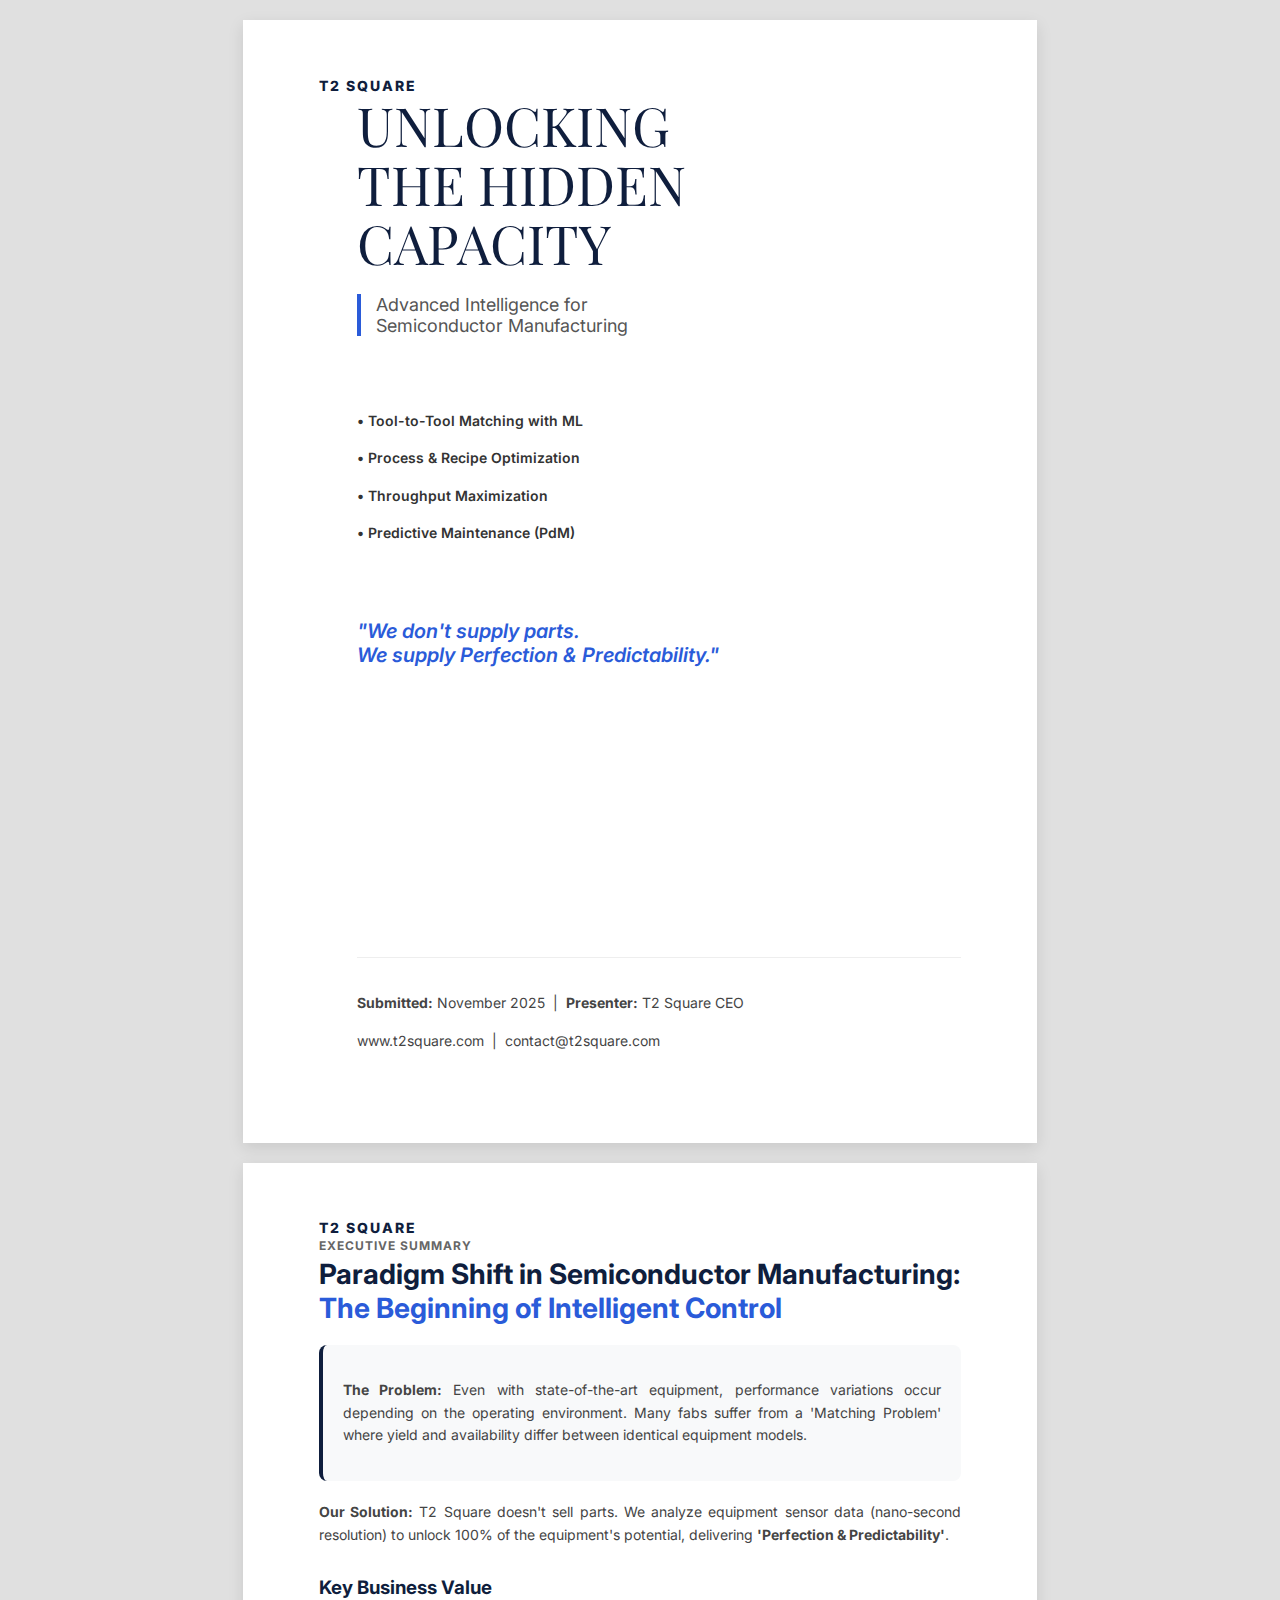
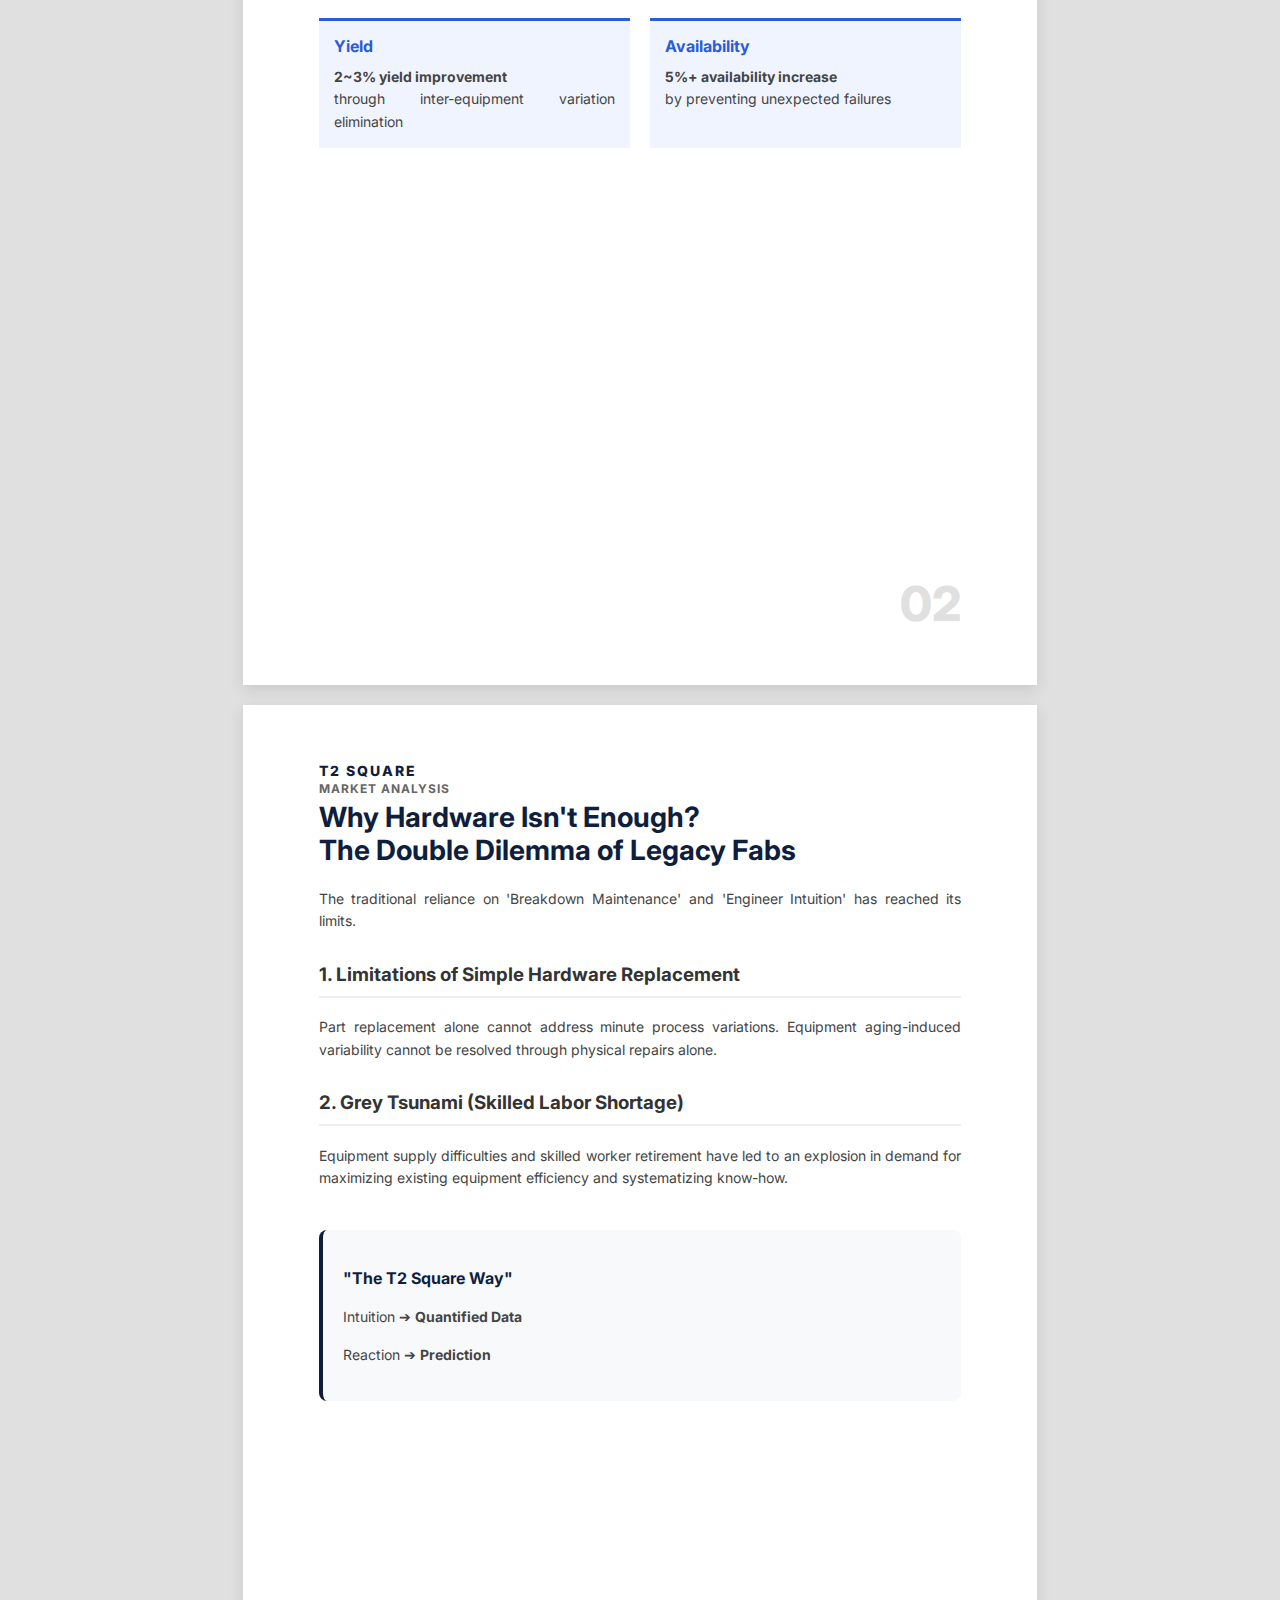
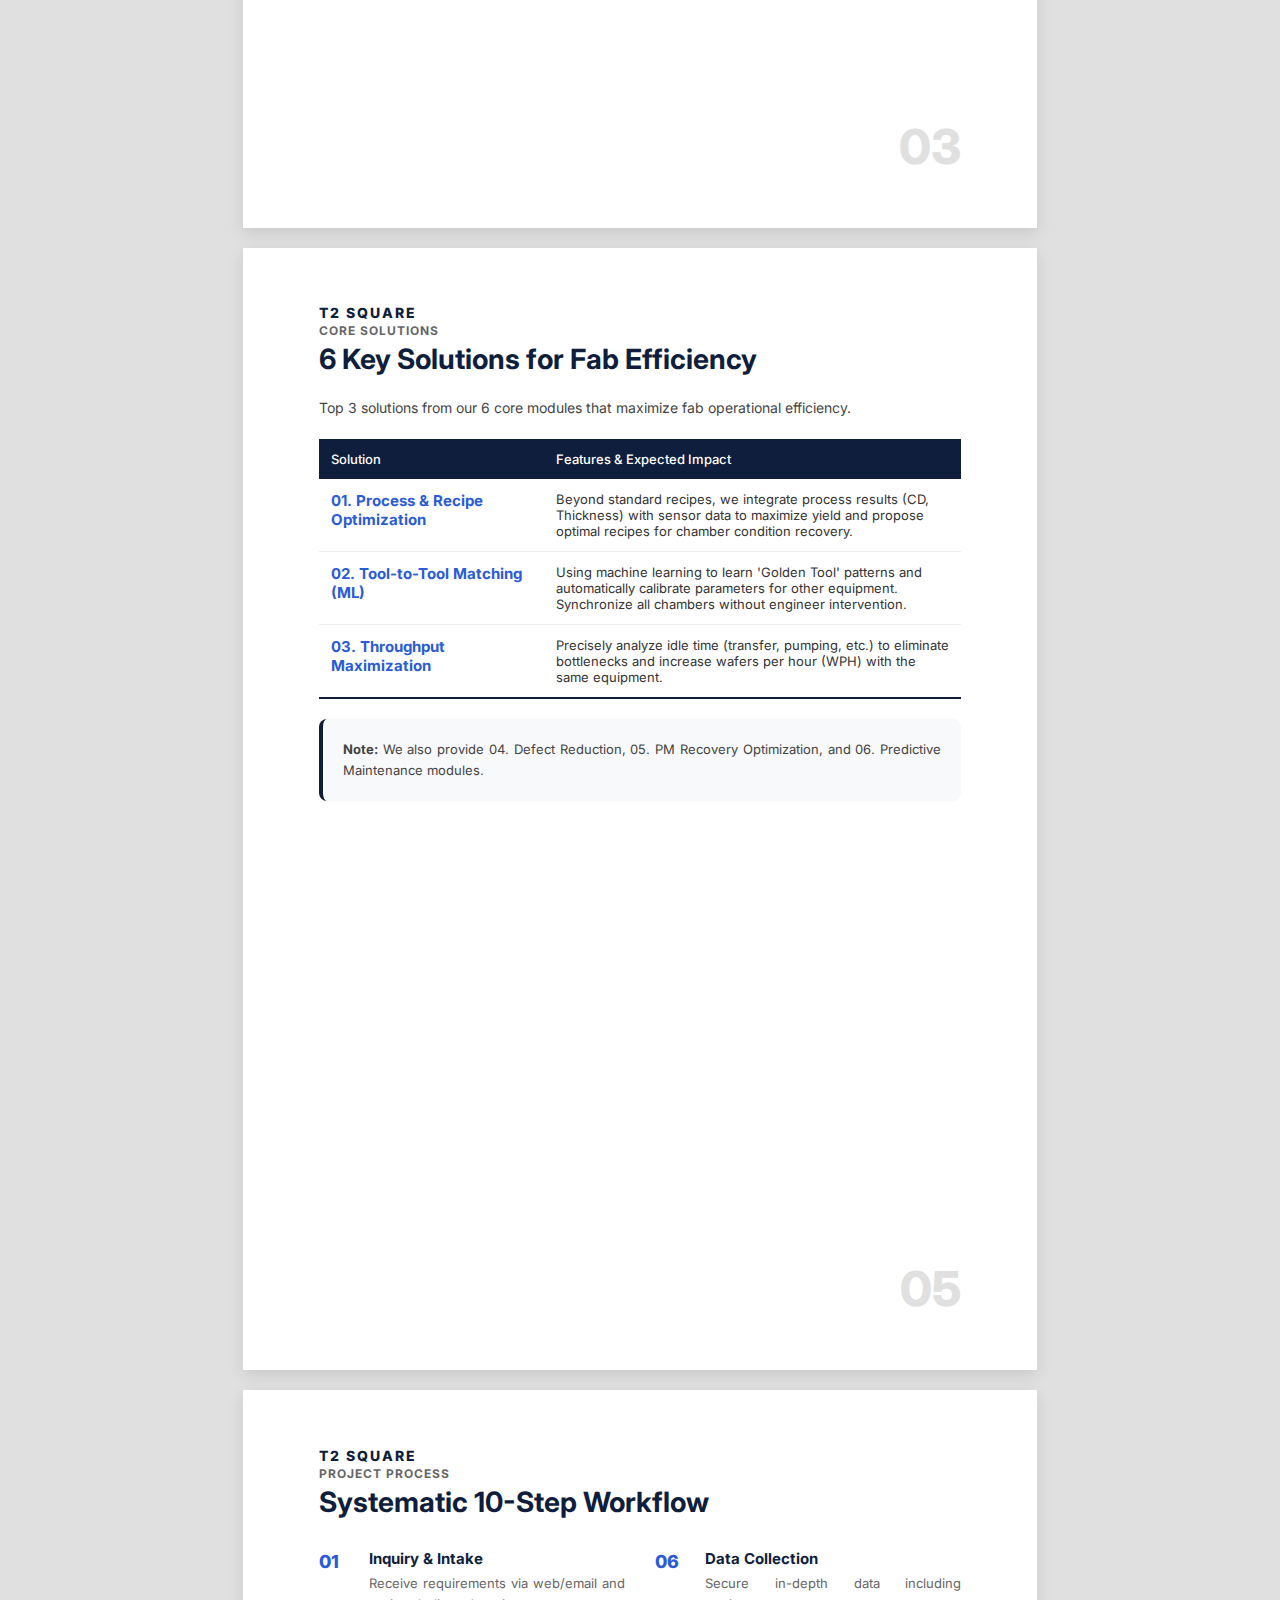
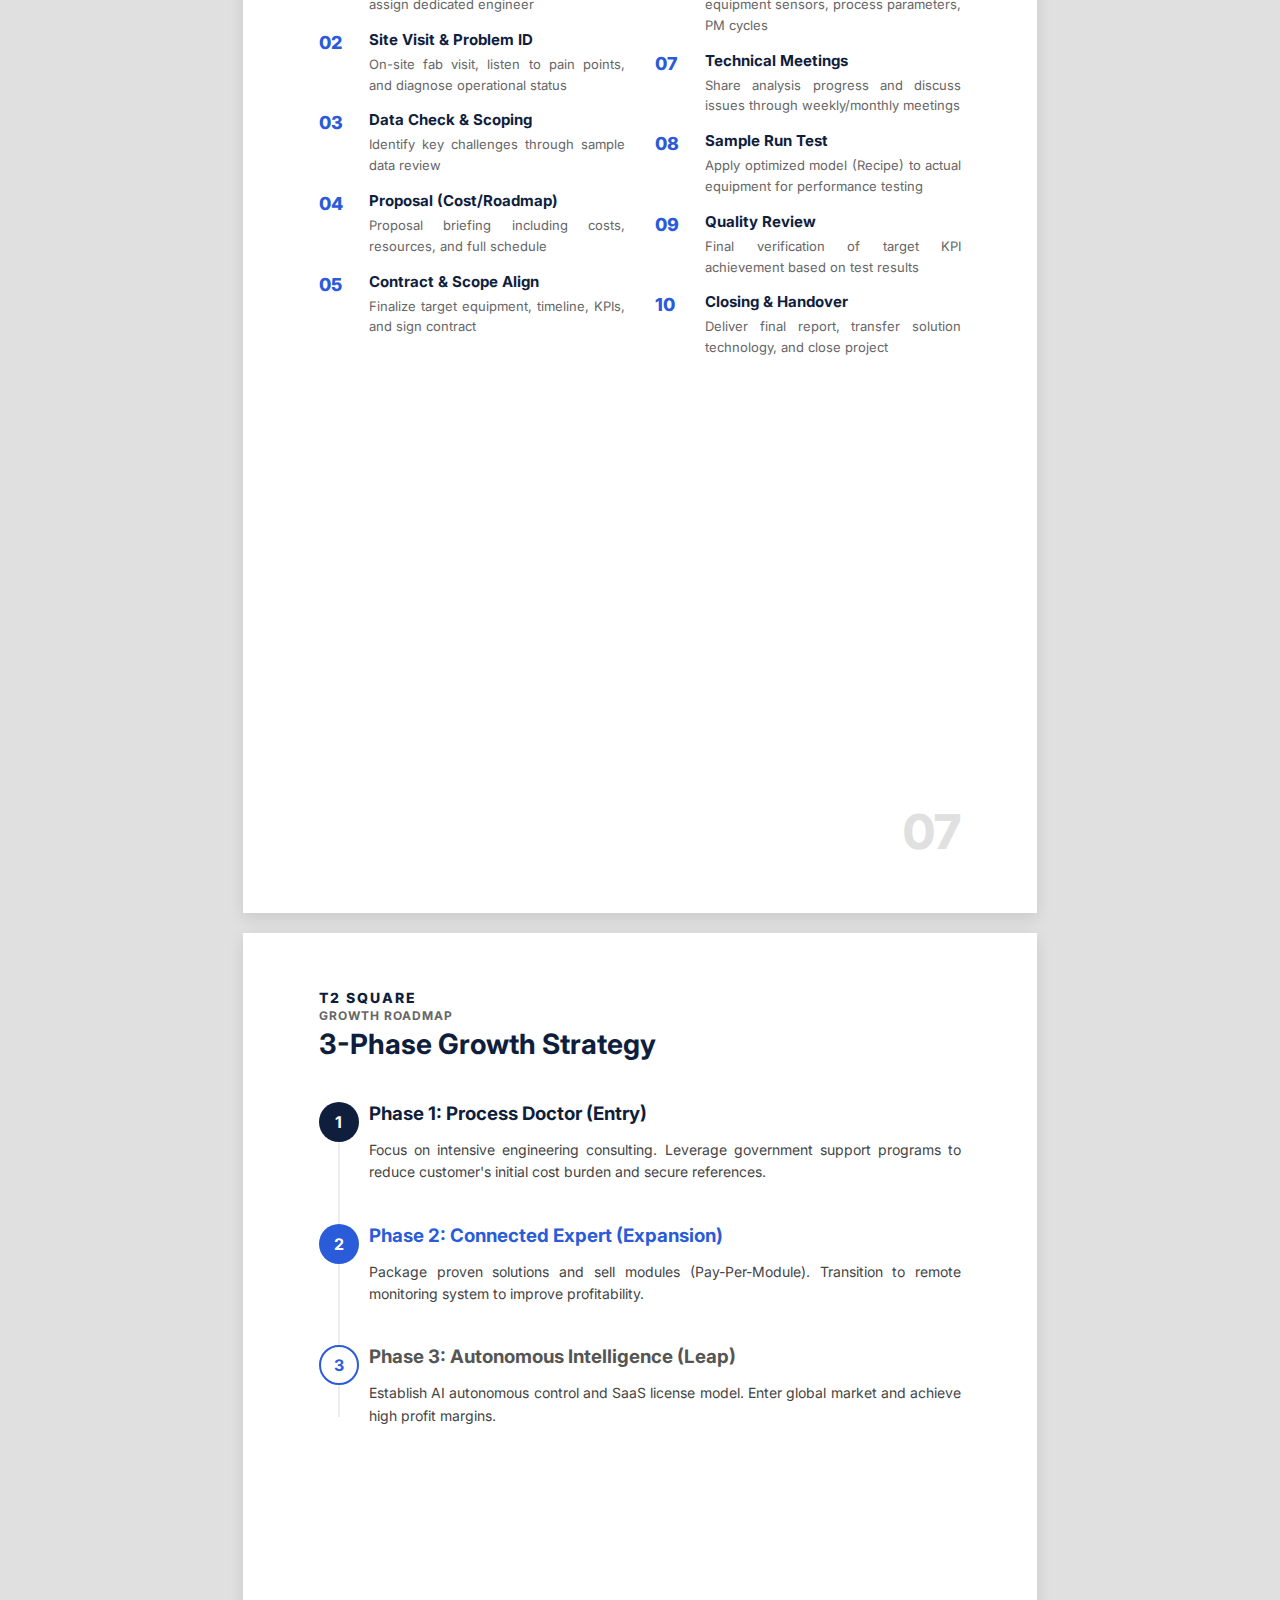
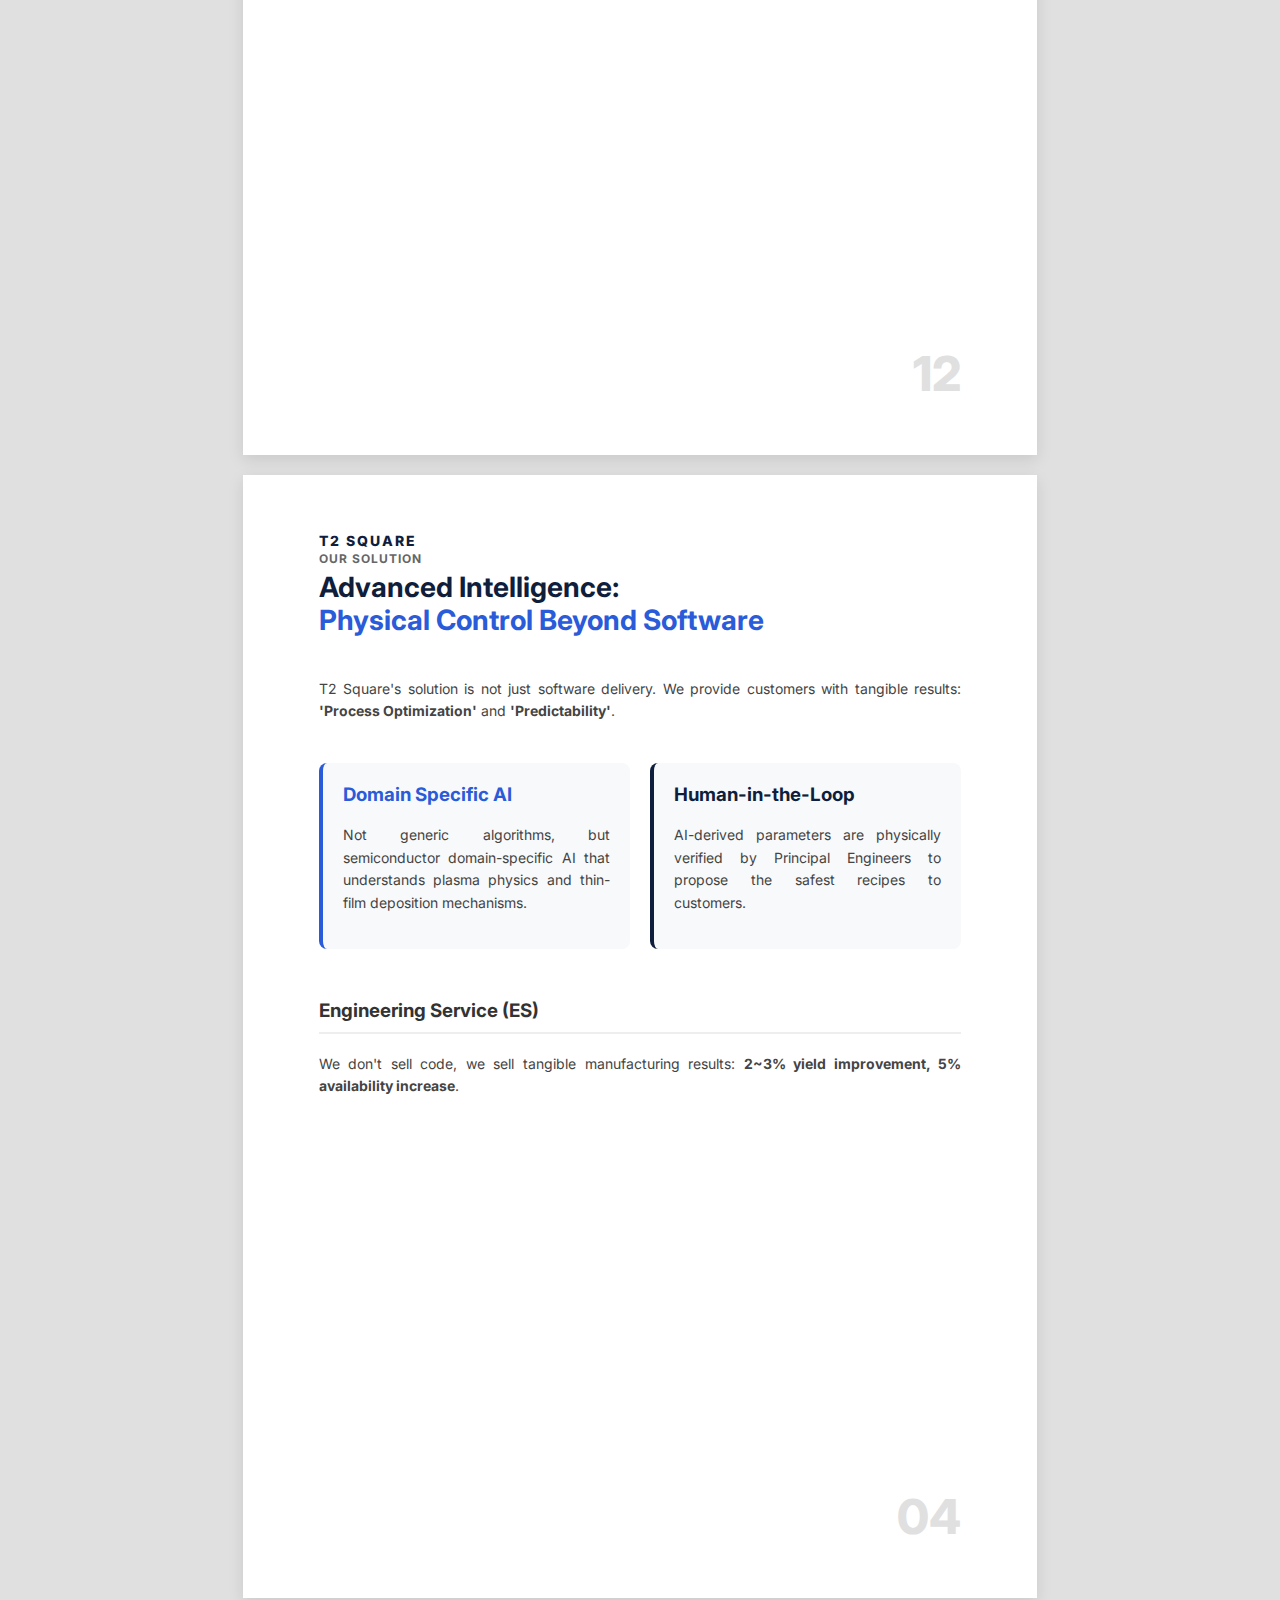
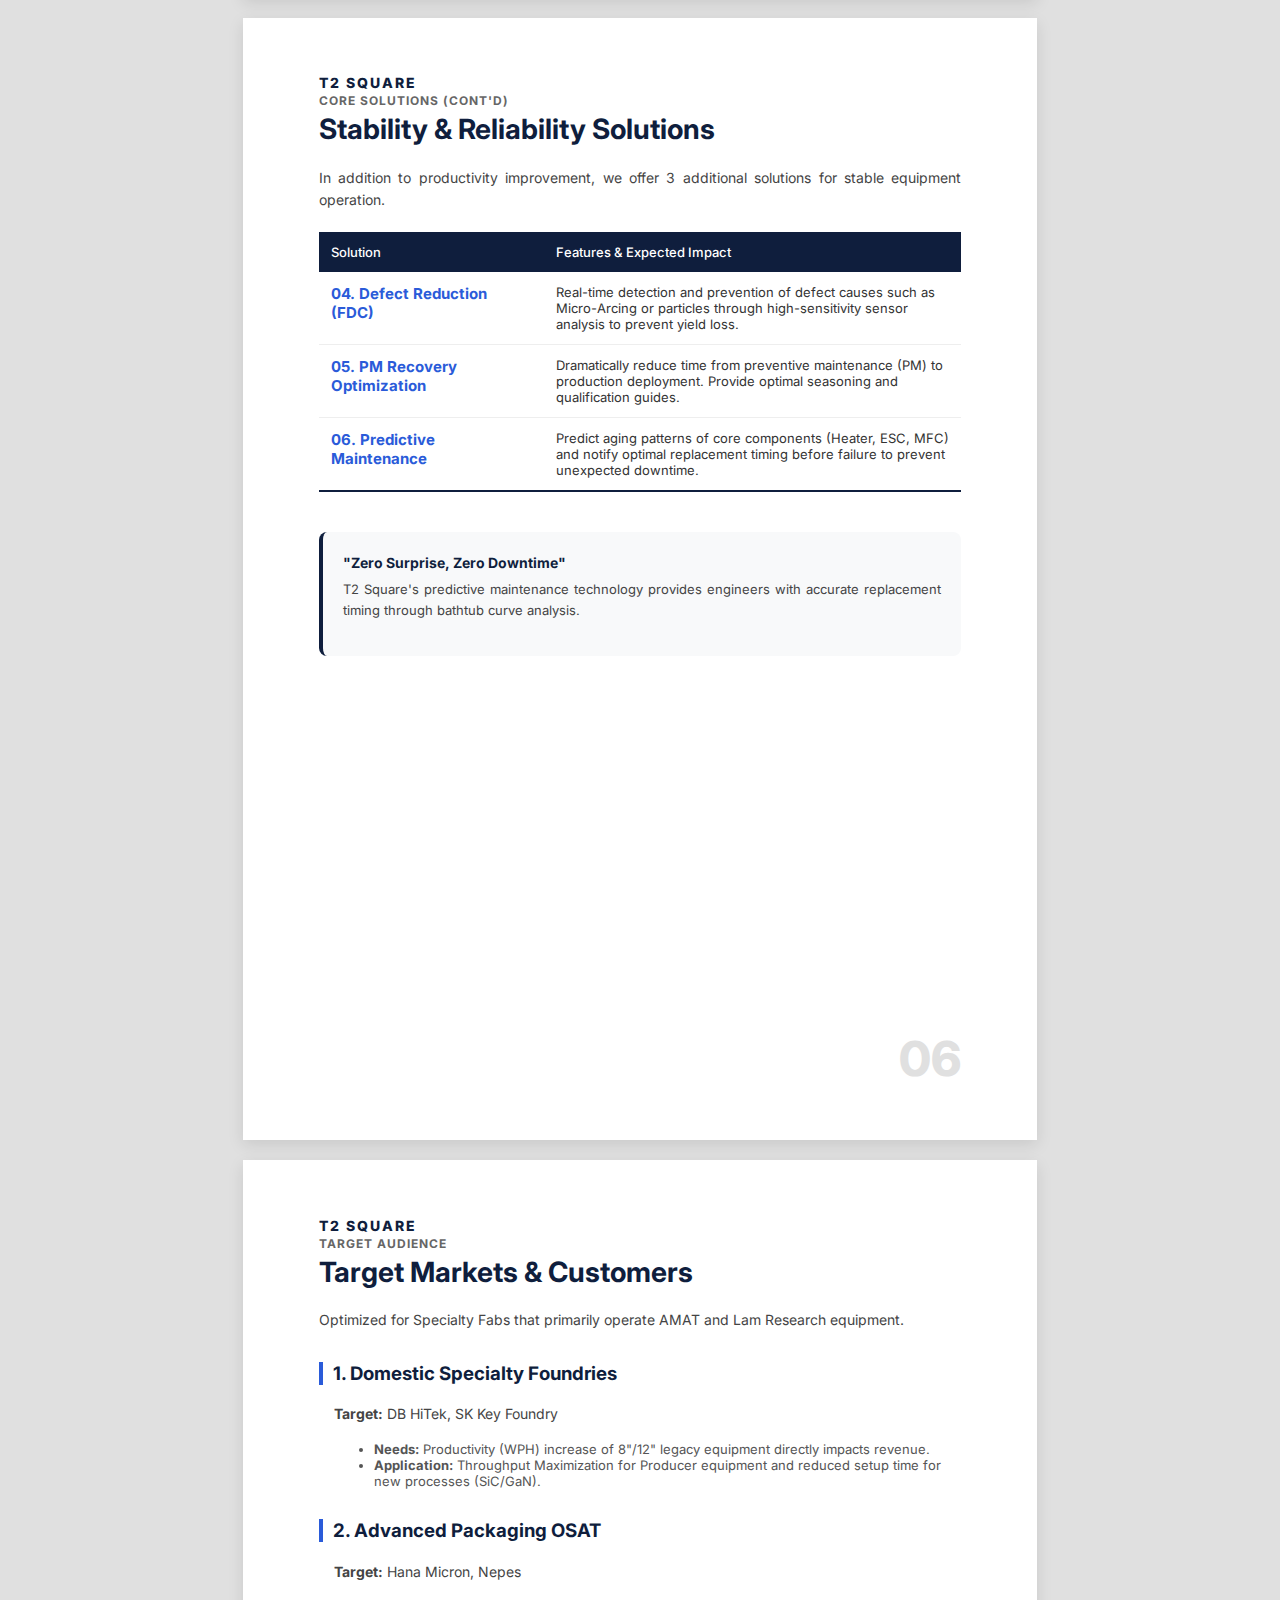
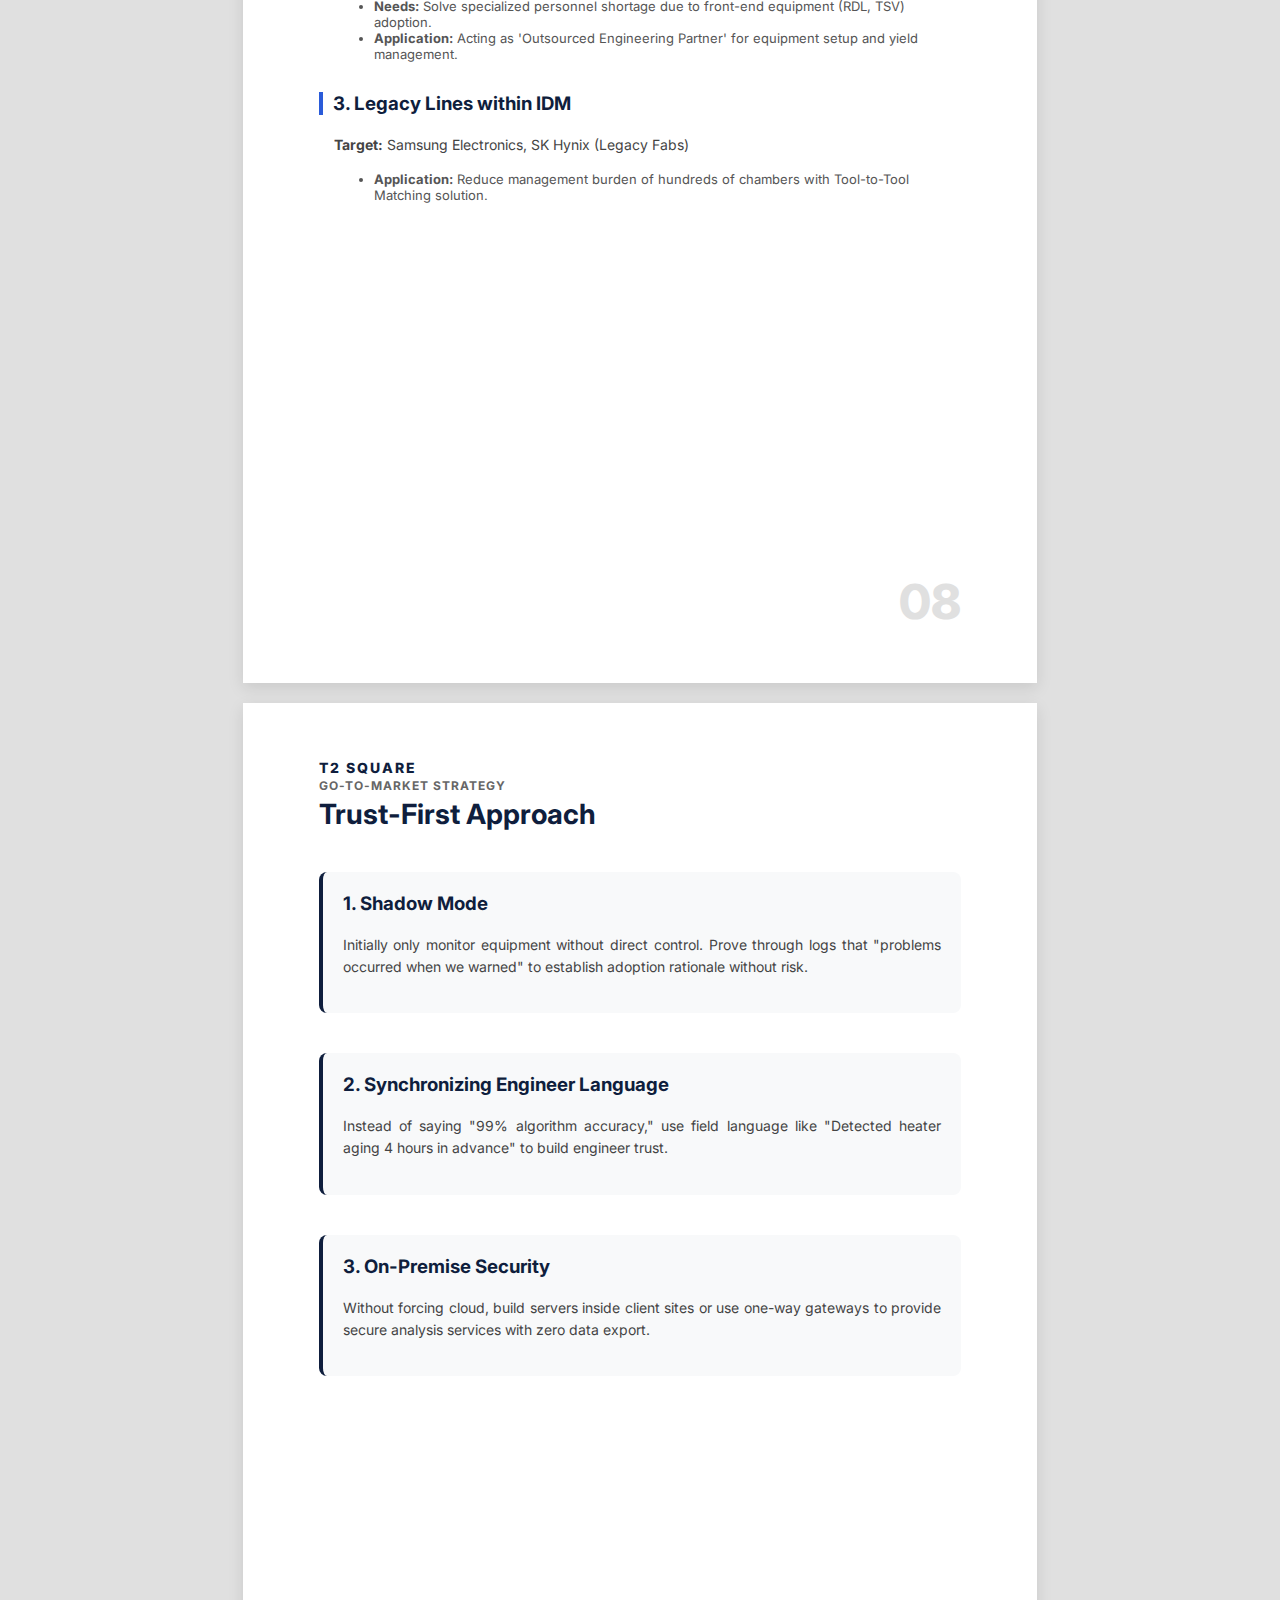
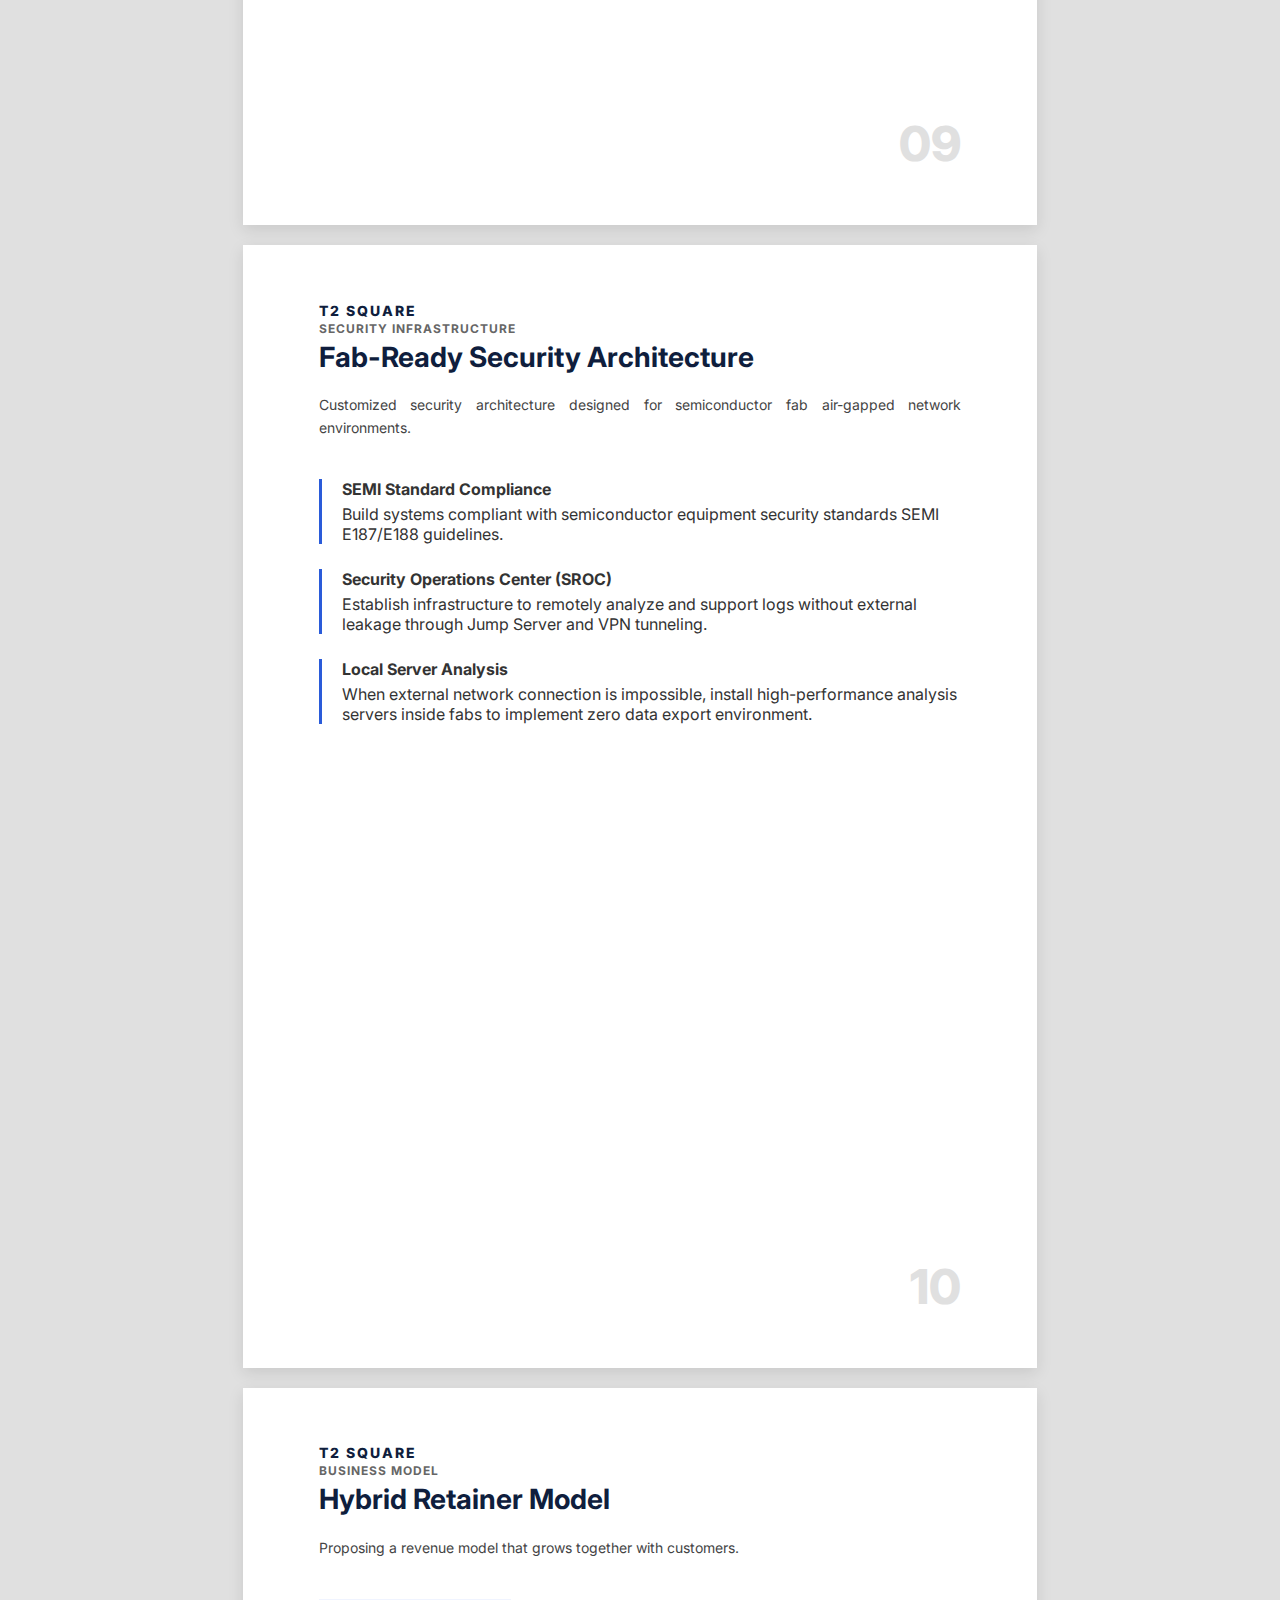
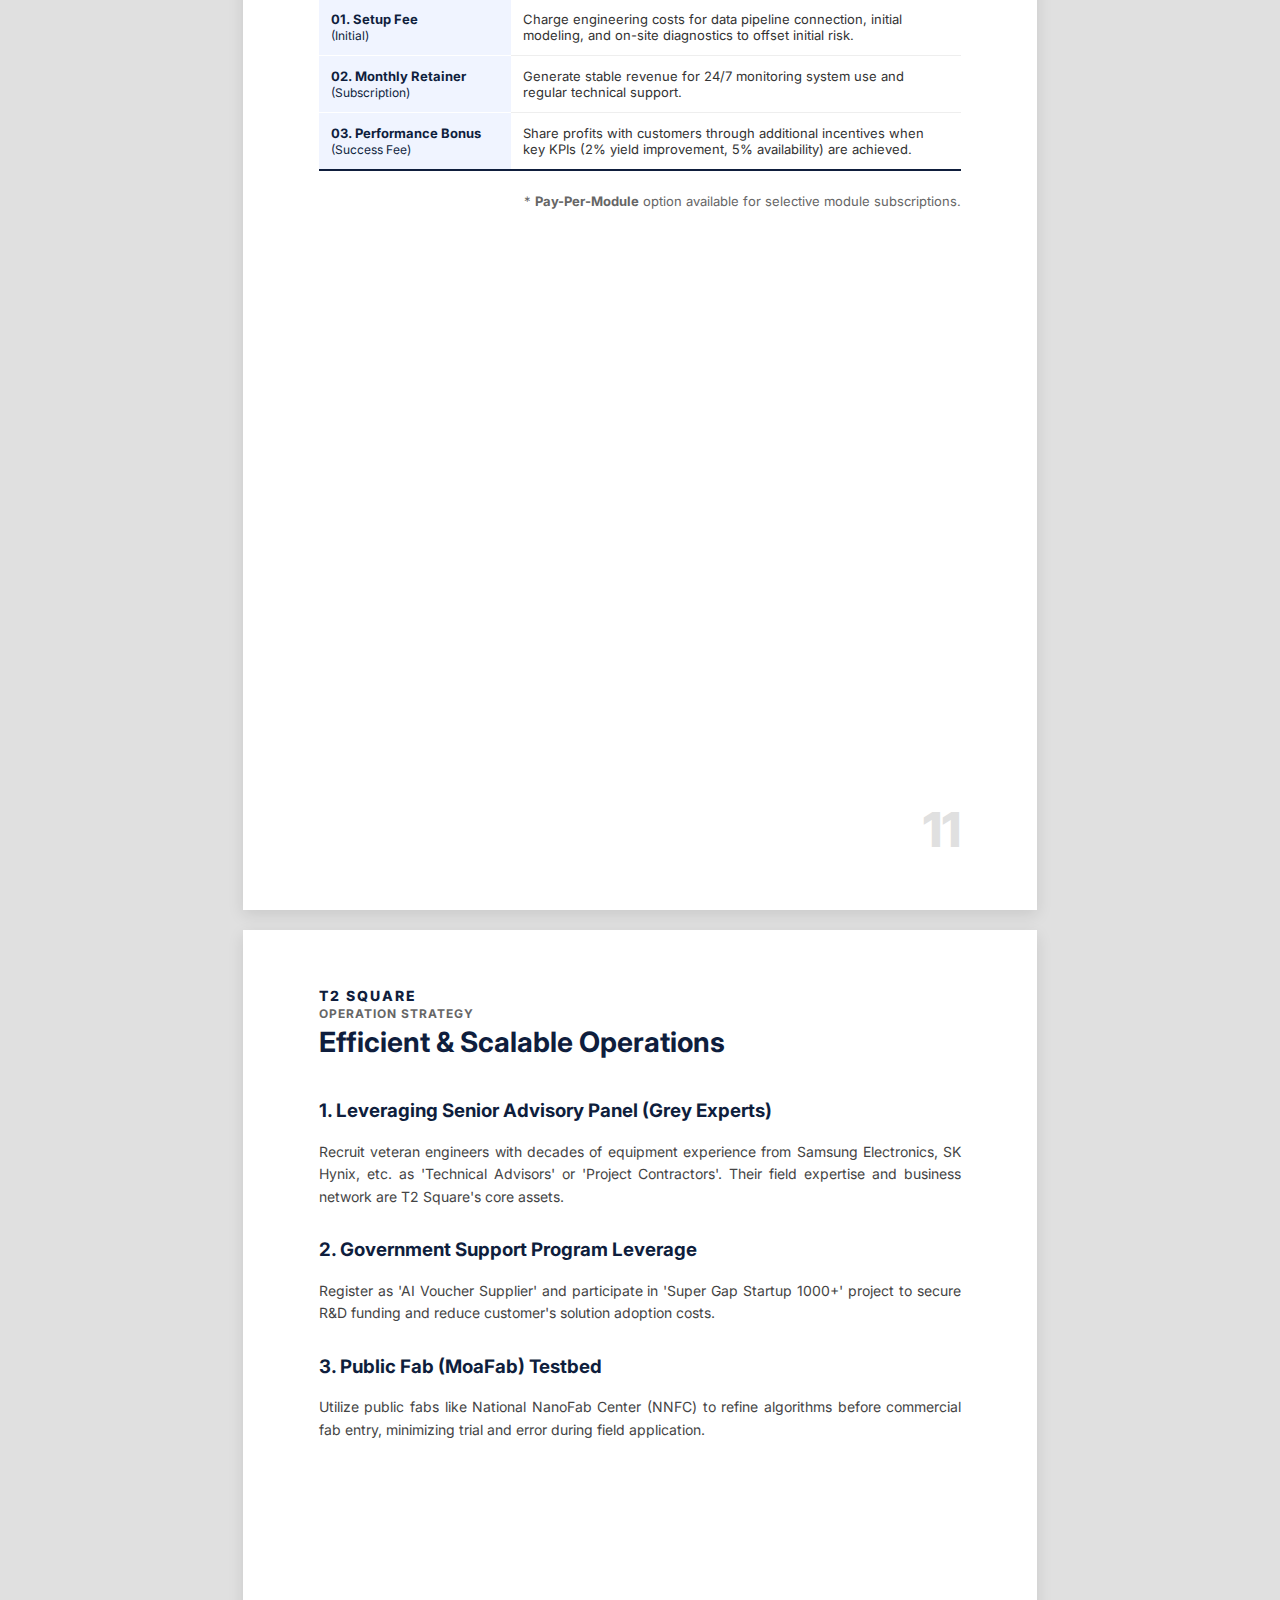
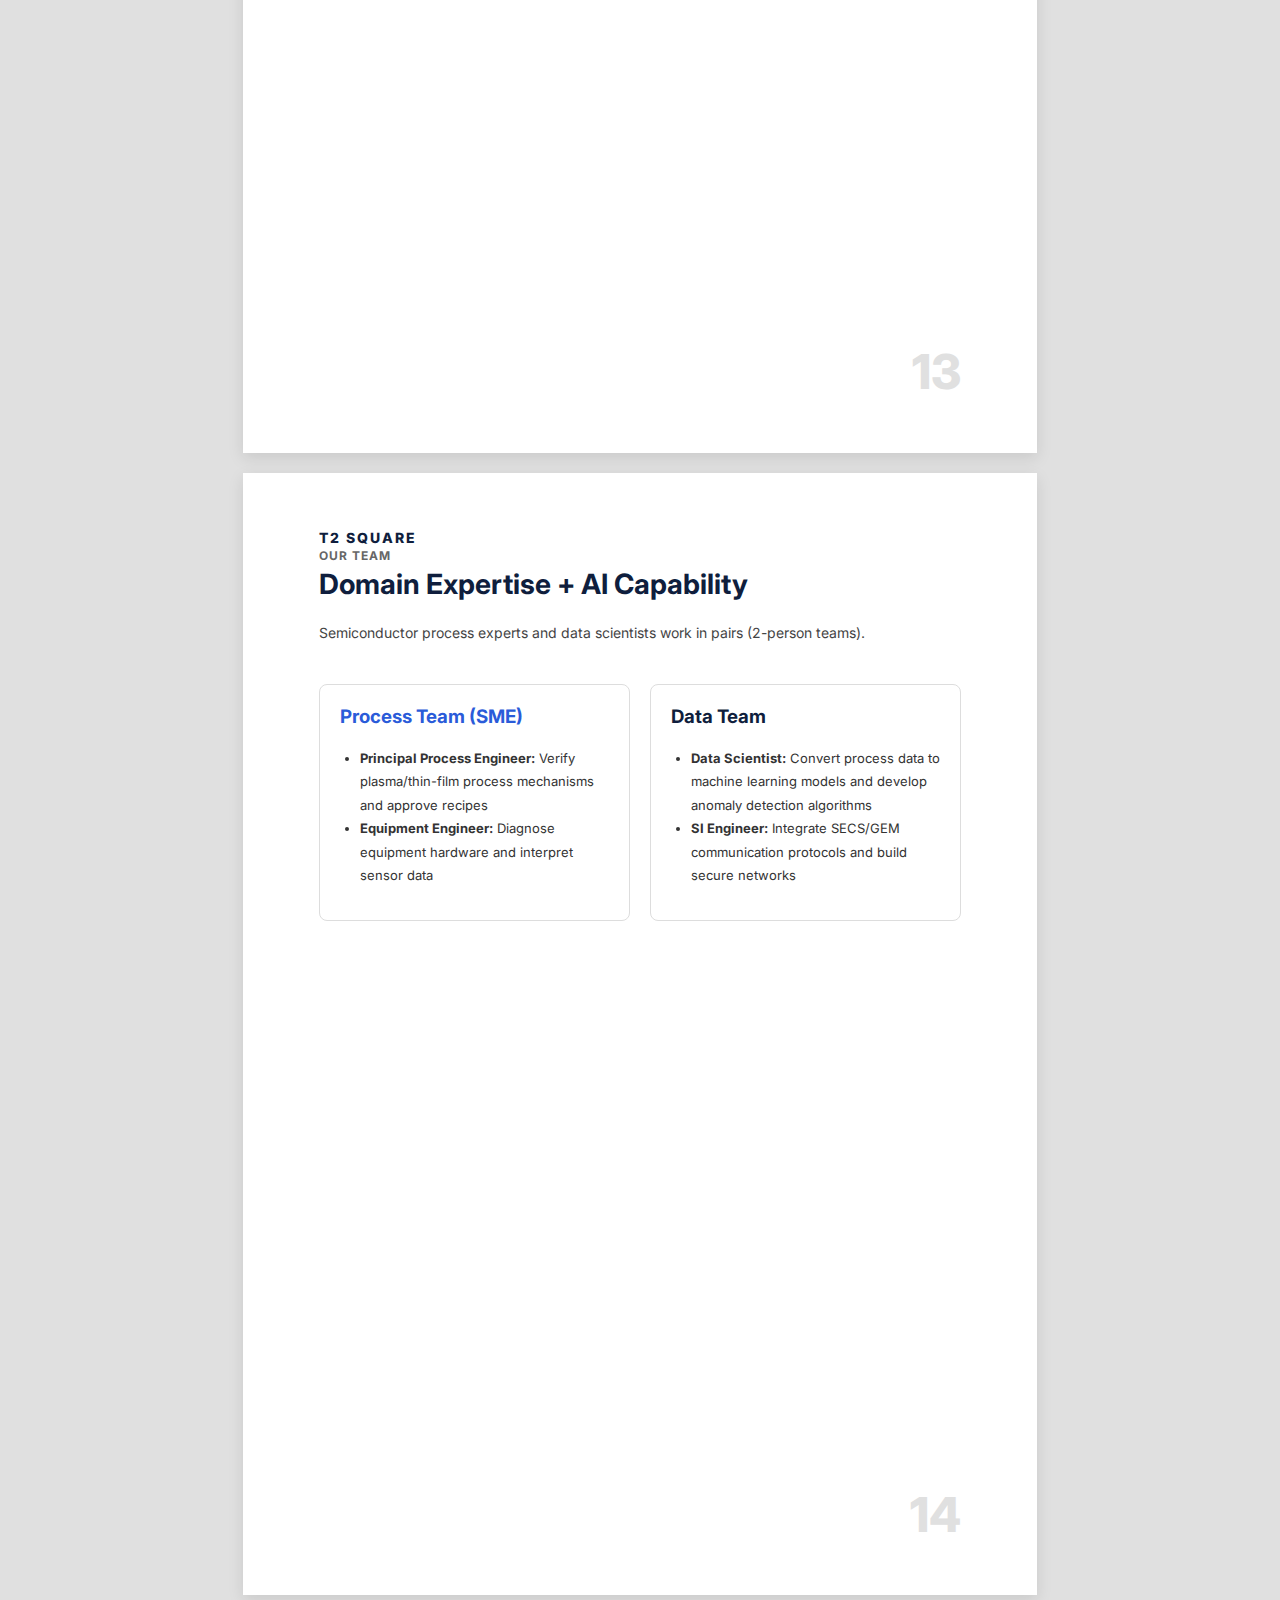
<file: business.proposal.1.en.html>
<!DOCTYPE html>
<html lang="en">

<head>
    <meta charset="UTF-8">
    <meta name="viewport" content="width=device-width, initial-scale=1.0">
    <title>T2 Square Business Proposal</title>
    <style>
        @import url('https://fonts.googleapis.com/css2?family=Inter:wght@300;400;600;800&family=Playfair+Display:wght@700&display=swap');

        /* [Reset and Base Settings] */
        * {
            box-sizing: border-box;
        }

        body {
            margin: 0;
            padding: 20px;
            background-color: #e0e0e0;
            font-family: 'Inter', -apple-system, BlinkMacSystemFont, "Malgun Gothic", sans-serif;
            color: #333;
            -webkit-print-color-adjust: exact;
            print-color-adjust: exact;

        }

        /* [A4 Page Layout] */
        .page {
            width: 210mm;
            height: 297mm;
            padding: 20mm 20mm;
            margin: 0 auto 20px auto;
            background: white;
            box-shadow: 0 5px 15px rgba(0, 0, 0, 0.1);
            position: relative;
            overflow: hidden;
            page-break-after: always;
        }

        /* [Brochure Style - Common Elements] */
        /* 1. Top Logo */
        .logo {
            position: absolute;
            top: 15mm;
            left: 20mm;
            font-size: 14px;
            font-weight: 800;
            letter-spacing: 2px;
            color: #0F1E3D;
            /* T2 Square Navy */
            text-transform: uppercase;
        }

        /* 2. Bottom Page Number */
        .page-num {
            position: absolute;
            bottom: 15mm;
            right: 20mm;
            font-size: 48px;
            font-weight: 800;
            color: #E0E0E0;
            /* Light gray for background effect */
            line-height: 1;
        }

        /* 3. Typography Styles */
        .sub-header {
            font-size: 12px;
            font-weight: 700;
            color: #666;
            text-transform: uppercase;
            letter-spacing: 1px;
            margin-bottom: 5px;
            display: block;
        }

        .main-header {
            font-size: 28px;
            font-weight: 700;
            color: #0F1E3D;
            margin: 0 0 20px 0;
            line-height: 1.2;
        }

        .highlight {
            color: #2A5BD9;
        }

        /* Accent Blue */

        p {
            font-size: 14px;
            line-height: 1.6;
            color: #444;
            margin-bottom: 15px;
            text-align: justify;
        }

        /* [Page 1: Cover Style] */
        .cover-content {
            display: flex;
            flex-direction: column;
            justify-content: center;
            height: 100%;
            padding-left: 10mm;
        }

        .cover-title {
            font-family: 'Playfair Display', serif;
            /* Serif font for emphasis */
            font-size: 54px;
            line-height: 1.1;
            color: #0F1E3D;
            margin-bottom: 20px;
        }

        .cover-subtitle {
            font-size: 18px;
            color: #555;
            margin-bottom: 60px;
            border-left: 4px solid #2A5BD9;
            padding-left: 15px;
        }

        .cover-slogan {
            font-size: 20px;
            font-style: italic;
            color: #2A5BD9;
            font-weight: 600;
        }

        .cover-info {
            margin-top: auto;
            font-size: 12px;
            color: #888;
            border-top: 1px solid #eee;
            padding-top: 20px;
        }

        /* [Page 5: Table Style (Brochure Feel)] */
        .styled-table {
            width: 100%;
            border-collapse: collapse;
            margin-top: 20px;
        }

        .styled-table th {
            text-align: left;
            background-color: #0F1E3D;
            color: white;
            padding: 12px;
            font-size: 13px;
            font-weight: 500;
        }

        .styled-table td {
            border-bottom: 1px solid #eee;
            padding: 12px;
            font-size: 13px;
            vertical-align: top;
        }

        .styled-table tr:last-child td {
            border-bottom: 2px solid #0F1E3D;
        }

        /* [Page 7: Workflow Style] */
        .workflow-step {
            display: flex;
            margin-bottom: 15px;
            align-items: flex-start;
        }

        .step-num {
            font-size: 18px;
            font-weight: 800;
            color: #2A5BD9;
            min-width: 40px;
            margin-right: 10px;
            padding-top: 2px;
        }

        .step-content h4 {
            margin: 0 0 5px 0;
            font-size: 15px;
            color: #0F1E3D;
        }

        .step-content p {
            margin: 0;
            font-size: 13px;
            color: #666;
        }

        /* [Box Design] */
        .box-gray {
            background-color: #F8F9FA;
            padding: 20px;
            border-radius: 8px;
            margin: 20px 0;
            border-left: 4px solid #0F1E3D;
        }

        @media print {
            body {
                background: none;
                margin: 0;
                padding: 0;
            }

            .page {
                box-shadow: none;
                margin: 0;
                width: 100%;
                height: 100%;
            }
        }
    </style>
</head>

<body>

    <div class="page">
        <div class="logo">T2 SQUARE</div>
        <div class="cover-content">
            <div class="cover-title">UNLOCKING<br>THE HIDDEN<br>CAPACITY</div>
            <div class="cover-subtitle">
                Advanced Intelligence for<br>Semiconductor Manufacturing
            </div>

            <div style="margin-bottom: 60px;">
                <p style="font-weight: 600; color: #333;">• Tool-to-Tool Matching with ML</p>
                <p style="font-weight: 600; color: #333;">• Process & Recipe Optimization</p>
                <p style="font-weight: 600; color: #333;">• Throughput Maximization</p>
                <p style="font-weight: 600; color: #333;">• Predictive Maintenance (PdM)</p>
            </div>

            <div class="cover-slogan">
                "We don't supply parts.<br>We supply Perfection & Predictability."
            </div>

            <div class="cover-info">
                <p><strong>Submitted:</strong> November 2025 &nbsp;|&nbsp; <strong>Presenter:</strong> T2 Square CEO</p>
                <p>www.t2square.com &nbsp;|&nbsp; contact@t2square.com</p>
            </div>
        </div>
    </div>

    <div class="page">
        <div class="logo">T2 SQUARE</div>

        <span class="sub-header">EXECUTIVE SUMMARY</span>
        <h1 class="main-header">Paradigm Shift in Semiconductor Manufacturing:<br><span class="highlight">The Beginning
                of Intelligent Control</span></h1>

        <div class="box-gray">
            <p><strong>The Problem:</strong> Even with state-of-the-art equipment, performance variations occur
                depending on the operating environment. Many fabs suffer from a 'Matching Problem' where yield and
                availability differ between identical equipment models.</p>
        </div>

        <p><strong>Our Solution:</strong> T2 Square doesn't sell parts. We analyze equipment sensor data (nano-second
            resolution) to unlock 100% of the equipment's potential, delivering <strong>'Perfection &
                Predictability'</strong>.</p>

        <h3 style="color:#0F1E3D; margin-top:30px;">Key Business Value</h3>
        <div style="display: flex; gap: 20px;">
            <div style="flex:1; background:#F0F4FF; padding:15px; border-top: 3px solid #2A5BD9;">
                <h4 style="margin:0 0 10px 0; color:#2A5BD9;">Yield</h4>
                <p style="margin:0;"><strong>2~3% yield improvement</strong><br>through inter-equipment variation
                    elimination</p>
            </div>
            <div style="flex:1; background:#F0F4FF; padding:15px; border-top: 3px solid #2A5BD9;">
                <h4 style="margin:0 0 10px 0; color:#2A5BD9;">Availability</h4>
                <p style="margin:0;"><strong>5%+ availability increase</strong><br>by preventing unexpected failures</p>
            </div>
        </div>

        <div class="page-num">02</div>
    </div>

    <div class="page">
        <div class="logo">T2 SQUARE</div>

        <span class="sub-header">MARKET ANALYSIS</span>
        <h1 class="main-header">Why Hardware Isn't Enough?<br>The Double Dilemma of Legacy Fabs</h1>

        <p>The traditional reliance on 'Breakdown Maintenance' and 'Engineer Intuition' has reached its limits.</p>

        <div style="margin-top: 30px;">
            <h3 style="border-bottom: 2px solid #eee; padding-bottom: 10px;">1. Limitations of Simple Hardware
                Replacement</h3>
            <p>Part replacement alone cannot address minute process variations. Equipment aging-induced variability
                cannot be resolved through physical repairs alone.</p>

            <h3 style="border-bottom: 2px solid #eee; padding-bottom: 10px; margin-top: 30px;">2. Grey Tsunami (Skilled
                Labor Shortage)</h3>
            <p>Equipment supply difficulties and skilled worker retirement have led to an explosion in demand for
                maximizing existing equipment efficiency and systematizing know-how.</p>

            <div class="box-gray" style="text-align: center; margin-top: 40px;">
                <p style="font-size: 16px; font-weight: bold; color: #0F1E3D;">"The T2 Square Way"</p>
                <p>Intuition ➔ <strong>Quantified Data</strong></p>
                <p>Reaction ➔ <strong>Prediction</strong></p>
            </div>
        </div>

        <div class="page-num">03</div>
    </div>

    <div class="page">
        <div class="logo">T2 SQUARE</div>

        <span class="sub-header">CORE SOLUTIONS</span>
        <h1 class="main-header">6 Key Solutions for Fab Efficiency</h1>

        <p>Top 3 solutions from our 6 core modules that maximize fab operational efficiency.</p>

        <table class="styled-table">
            <thead>
                <tr>
                    <th width="35%">Solution</th>
                    <th>Features & Expected Impact</th>
                </tr>
            </thead>
            <tbody>
                <tr>
                    <td>
                        <strong style="font-size: 15px; color: #2A5BD9;">01. Process & Recipe Optimization</strong>
                    </td>
                    <td>Beyond standard recipes, we integrate process results (CD, Thickness) with sensor data to
                        maximize yield and propose optimal recipes for chamber condition recovery.</td>
                </tr>
                <tr>
                    <td>
                        <strong style="font-size: 15px; color: #2A5BD9;">02. Tool-to-Tool Matching (ML)</strong>
                    </td>
                    <td>Using machine learning to learn 'Golden Tool' patterns and automatically calibrate parameters
                        for other equipment. Synchronize all chambers without engineer intervention.</td>
                </tr>
                <tr>
                    <td>
                        <strong style="font-size: 15px; color: #2A5BD9;">03. Throughput Maximization</strong>
                    </td>
                    <td>Precisely analyze idle time (transfer, pumping, etc.) to eliminate bottlenecks and increase
                        wafers per hour (WPH) with the same equipment.</td>
                </tr>
            </tbody>
        </table>

        <div class="box-gray">
            <p style="margin:0; font-size:13px;"><strong>Note:</strong> We also provide 04. Defect Reduction, 05. PM
                Recovery Optimization, and 06. Predictive Maintenance modules.</p>
        </div>

        <div class="page-num">05</div>
    </div>

    <div class="page">
        <div class="logo">T2 SQUARE</div>

        <span class="sub-header">PROJECT PROCESS</span>
        <h1 class="main-header">Systematic 10-Step Workflow</h1>

        <div style="display: grid; grid-template-columns: 1fr 1fr; gap: 30px; margin-top: 30px;">
            <div>
                <div class="workflow-step">
                    <div class="step-num">01</div>
                    <div class="step-content">
                        <h4>Inquiry & Intake</h4>
                        <p>Receive requirements via web/email and assign dedicated engineer</p>
                    </div>
                </div>
                <div class="workflow-step">
                    <div class="step-num">02</div>
                    <div class="step-content">
                        <h4>Site Visit & Problem ID</h4>
                        <p>On-site fab visit, listen to pain points, and diagnose operational status</p>
                    </div>
                </div>
                <div class="workflow-step">
                    <div class="step-num">03</div>
                    <div class="step-content">
                        <h4>Data Check & Scoping</h4>
                        <p>Identify key challenges through sample data review</p>
                    </div>
                </div>
                <div class="workflow-step">
                    <div class="step-num">04</div>
                    <div class="step-content">
                        <h4>Proposal (Cost/Roadmap)</h4>
                        <p>Proposal briefing including costs, resources, and full schedule</p>
                    </div>
                </div>
                <div class="workflow-step">
                    <div class="step-num">05</div>
                    <div class="step-content">
                        <h4>Contract & Scope Align</h4>
                        <p>Finalize target equipment, timeline, KPIs, and sign contract</p>
                    </div>
                </div>
            </div>

            <div>
                <div class="workflow-step">
                    <div class="step-num">06</div>
                    <div class="step-content">
                        <h4>Data Collection</h4>
                        <p>Secure in-depth data including equipment sensors, process parameters, PM cycles</p>
                    </div>
                </div>
                <div class="workflow-step">
                    <div class="step-num">07</div>
                    <div class="step-content">
                        <h4>Technical Meetings</h4>
                        <p>Share analysis progress and discuss issues through weekly/monthly meetings</p>
                    </div>
                </div>
                <div class="workflow-step">
                    <div class="step-num">08</div>
                    <div class="step-content">
                        <h4>Sample Run Test</h4>
                        <p>Apply optimized model (Recipe) to actual equipment for performance testing</p>
                    </div>
                </div>
                <div class="workflow-step">
                    <div class="step-num">09</div>
                    <div class="step-content">
                        <h4>Quality Review</h4>
                        <p>Final verification of target KPI achievement based on test results</p>
                    </div>
                </div>
                <div class="workflow-step">
                    <div class="step-num">10</div>
                    <div class="step-content">
                        <h4>Closing & Handover</h4>
                        <p>Deliver final report, transfer solution technology, and close project</p>
                    </div>
                </div>
            </div>
        </div>

        <div class="page-num">07</div>
    </div>

    <div class="page">
        <div class="logo">T2 SQUARE</div>

        <span class="sub-header">GROWTH ROADMAP</span>
        <h1 class="main-header">3-Phase Growth Strategy</h1>

        <div style="margin-top: 40px; position: relative;">
            <div style="position: absolute; left: 19px; top: 10px; bottom: 10px; width: 2px; background: #eee;"></div>

            <div style="margin-bottom: 40px; position: relative; padding-left: 50px;">
                <div
                    style="position: absolute; left: 0; top: 0; width: 40px; height: 40px; background: #0F1E3D; color: white; border-radius: 50%; text-align: center; line-height: 40px; font-weight: bold;">
                    1</div>
                <h3 style="margin: 0 0 10px 0; color: #0F1E3D;">Phase 1: Process Doctor (Entry)</h3>
                <p>Focus on intensive engineering consulting. Leverage government support programs to reduce customer's
                    initial cost burden and secure references.</p>
            </div>

            <div style="margin-bottom: 40px; position: relative; padding-left: 50px;">
                <div
                    style="position: absolute; left: 0; top: 0; width: 40px; height: 40px; background: #2A5BD9; color: white; border-radius: 50%; text-align: center; line-height: 40px; font-weight: bold;">
                    2</div>
                <h3 style="margin: 0 0 10px 0; color: #2A5BD9;">Phase 2: Connected Expert (Expansion)</h3>
                <p>Package proven solutions and sell modules (Pay-Per-Module). Transition to remote monitoring system to
                    improve profitability.</p>
            </div>

            <div style="margin-bottom: 40px; position: relative; padding-left: 50px;">
                <div
                    style="position: absolute; left: 0; top: 0; width: 40px; height: 40px; background: #fff; border: 2px solid #2A5BD9; color: #2A5BD9; border-radius: 50%; text-align: center; line-height: 36px; font-weight: bold;">
                    3</div>
                <h3 style="margin: 0 0 10px 0; color: #555;">Phase 3: Autonomous Intelligence (Leap)</h3>
                <p>Establish AI autonomous control and SaaS license model. Enter global market and achieve high profit
                    margins.</p>
            </div>
        </div>

        <div class="page-num">12</div>
    </div>

    <div class="page">
        <div class="logo">T2 SQUARE</div>

        <span class="sub-header">OUR SOLUTION</span>
        <h1 class="main-header">Advanced Intelligence:<br><span class="highlight">Physical Control Beyond
                Software</span></h1>

        <div style="margin-top: 40px;">
            <p>T2 Square's solution is not just software delivery. We provide customers with tangible results:
                <strong>'Process Optimization'</strong> and <strong>'Predictability'</strong>.</p>

            <div style="display: grid; grid-template-columns: 1fr 1fr; gap: 20px; margin-top: 40px;">
                <div class="box-gray" style="margin: 0; border-left-color: #2A5BD9;">
                    <h3 style="margin-top: 0; color: #2A5BD9;">Domain Specific AI</h3>
                    <p>Not generic algorithms, but semiconductor domain-specific AI that understands plasma physics and
                        thin-film deposition mechanisms.</p>
                </div>
                <div class="box-gray" style="margin: 0; border-left-color: #0F1E3D;">
                    <h3 style="margin-top: 0; color: #0F1E3D;">Human-in-the-Loop</h3>
                    <p>AI-derived parameters are physically verified by Principal Engineers to propose the safest
                        recipes to customers.</p>
                </div>
            </div>

            <div style="margin-top: 50px;">
                <h3 style="border-bottom: 2px solid #eee; padding-bottom: 10px;">Engineering Service (ES)</h3>
                <p>We don't sell code, we sell tangible manufacturing results: <strong>2~3% yield improvement, 5%
                        availability increase</strong>.</p>
            </div>
        </div>

        <div class="page-num">04</div>
    </div>

    <div class="page">
        <div class="logo">T2 SQUARE</div>

        <span class="sub-header">CORE SOLUTIONS (CONT'D)</span>
        <h1 class="main-header">Stability & Reliability Solutions</h1>

        <p>In addition to productivity improvement, we offer 3 additional solutions for stable equipment operation.</p>

        <table class="styled-table">
            <thead>
                <tr>
                    <th width="35%">Solution</th>
                    <th>Features & Expected Impact</th>
                </tr>
            </thead>
            <tbody>
                <tr>
                    <td>
                        <strong style="font-size: 15px; color: #2A5BD9;">04. Defect Reduction (FDC)</strong>
                    </td>
                    <td>Real-time detection and prevention of defect causes such as Micro-Arcing or particles through
                        high-sensitivity sensor analysis to prevent yield loss.</td>
                </tr>
                <tr>
                    <td>
                        <strong style="font-size: 15px; color: #2A5BD9;">05. PM Recovery Optimization</strong>
                    </td>
                    <td>Dramatically reduce time from preventive maintenance (PM) to production deployment. Provide
                        optimal seasoning and qualification guides.</td>
                </tr>
                <tr>
                    <td>
                        <strong style="font-size: 15px; color: #2A5BD9;">06. Predictive Maintenance</strong>
                    </td>
                    <td>Predict aging patterns of core components (Heater, ESC, MFC) and notify optimal replacement
                        timing before failure to prevent unexpected downtime.</td>
                </tr>
            </tbody>
        </table>

        <div class="box-gray" style="margin-top: 40px;">
            <p style="margin:0; font-size: 14px; color: #0F1E3D; font-weight: bold;">"Zero Surprise, Zero Downtime"</p>
            <p style="margin-top: 5px; font-size: 13px;">T2 Square's predictive maintenance technology provides
                engineers with accurate replacement timing through bathtub curve analysis.</p>
        </div>

        <div class="page-num">06</div>
    </div>

    <div class="page">
        <div class="logo">T2 SQUARE</div>

        <span class="sub-header">TARGET AUDIENCE</span>
        <h1 class="main-header">Target Markets & Customers</h1>

        <p>Optimized for Specialty Fabs that primarily operate AMAT and Lam Research equipment.</p>

        <div style="margin-top: 30px;">
            <div style="margin-bottom: 30px;">
                <h3 style="color: #0F1E3D; border-left: 4px solid #2A5BD9; padding-left: 10px;">1. Domestic Specialty
                    Foundries</h3>
                <p style="margin-left: 15px;"><strong>Target:</strong> DB HiTek, SK Key Foundry</p>
                <ul style="font-size: 13px; color: #555; margin-left: 15px;">
                    <li><strong>Needs:</strong> Productivity (WPH) increase of 8"/12" legacy equipment directly impacts
                        revenue.</li>
                    <li><strong>Application:</strong> Throughput Maximization for Producer equipment and reduced setup
                        time for new processes (SiC/GaN).</li>
                </ul>
            </div>

            <div style="margin-bottom: 30px;">
                <h3 style="color: #0F1E3D; border-left: 4px solid #2A5BD9; padding-left: 10px;">2. Advanced Packaging
                    OSAT</h3>
                <p style="margin-left: 15px;"><strong>Target:</strong> Hana Micron, Nepes</p>
                <ul style="font-size: 13px; color: #555; margin-left: 15px;">
                    <li><strong>Needs:</strong> Solve specialized personnel shortage due to front-end equipment (RDL,
                        TSV) adoption.</li>
                    <li><strong>Application:</strong> Acting as 'Outsourced Engineering Partner' for equipment setup and
                        yield management.</li>
                </ul>
            </div>

            <div style="margin-bottom: 30px;">
                <h3 style="color: #0F1E3D; border-left: 4px solid #2A5BD9; padding-left: 10px;">3. Legacy Lines within
                    IDM</h3>
                <p style="margin-left: 15px;"><strong>Target:</strong> Samsung Electronics, SK Hynix (Legacy Fabs)</p>
                <ul style="font-size: 13px; color: #555; margin-left: 15px;">
                    <li><strong>Application:</strong> Reduce management burden of hundreds of chambers with Tool-to-Tool
                        Matching solution.</li>
                </ul>
            </div>
        </div>

        <div class="page-num">08</div>
    </div>

    <div class="page">
        <div class="logo">T2 SQUARE</div>

        <span class="sub-header">GO-TO-MARKET STRATEGY</span>
        <h1 class="main-header">Trust-First Approach</h1>

        <div style="display: grid; grid-template-columns: 1fr; gap: 20px; margin-top: 30px;">
            <div class="box-gray" style="margin: 10px 0;">
                <h3 style="margin-top: 0; color: #0F1E3D;">1. Shadow Mode</h3>
                <p>Initially only monitor equipment without direct control. Prove through logs that "problems occurred
                    when we warned" to establish adoption rationale without risk.</p>
            </div>

            <div class="box-gray" style="margin: 10px 0;">
                <h3 style="margin-top: 0; color: #0F1E3D;">2. Synchronizing Engineer Language</h3>
                <p>Instead of saying "99% algorithm accuracy," use field language like "Detected heater aging 4 hours in
                    advance" to build engineer trust.</p>
            </div>

            <div class="box-gray" style="margin: 10px 0;">
                <h3 style="margin-top: 0; color: #0F1E3D;">3. On-Premise Security</h3>
                <p>Without forcing cloud, build servers inside client sites or use one-way gateways to provide secure
                    analysis services with zero data export.</p>
            </div>
        </div>

        <div class="page-num">09</div>
    </div>

    <div class="page">
        <div class="logo">T2 SQUARE</div>

        <span class="sub-header">SECURITY INFRASTRUCTURE</span>
        <h1 class="main-header">Fab-Ready Security Architecture</h1>

        <p>Customized security architecture designed for semiconductor fab air-gapped network environments.</p>

        <div style="margin-top: 40px;">
            <ul style="list-style: none; padding: 0;">
                <li style="margin-bottom: 25px; padding-left: 20px; border-left: 3px solid #2A5BD9;">
                    <strong style="font-size: 16px; display: block; margin-bottom: 5px;">SEMI Standard
                        Compliance</strong>
                    Build systems compliant with semiconductor equipment security standards SEMI E187/E188 guidelines.
                </li>
                <li style="margin-bottom: 25px; padding-left: 20px; border-left: 3px solid #2A5BD9;">
                    <strong style="font-size: 16px; display: block; margin-bottom: 5px;">Security Operations Center
                        (SROC)</strong>
                    Establish infrastructure to remotely analyze and support logs without external leakage through Jump
                    Server and VPN tunneling.
                </li>
                <li style="margin-bottom: 25px; padding-left: 20px; border-left: 3px solid #2A5BD9;">
                    <strong style="font-size: 16px; display: block; margin-bottom: 5px;">Local Server Analysis</strong>
                    When external network connection is impossible, install high-performance analysis servers inside
                    fabs to implement zero data export environment.
                </li>
            </ul>
        </div>

        <div class="page-num">10</div>
    </div>

    <div class="page">
        <div class="logo">T2 SQUARE</div>

        <span class="sub-header">BUSINESS MODEL</span>
        <h1 class="main-header">Hybrid Retainer Model</h1>
        <p>Proposing a revenue model that grows together with customers.</p>

        <table class="styled-table" style="margin-top: 40px;">
            <tbody>
                <tr>
                    <td width="30%"
                        style="background-color: #F0F4FF; color: #0F1E3D; font-weight: bold; border-bottom: 1px solid #fff;">
                        01. Setup Fee<br><span style="font-size: 12px; font-weight: normal;">(Initial)</span>
                    </td>
                    <td>
                        Charge engineering costs for data pipeline connection, initial modeling, and on-site diagnostics
                        to offset initial risk.
                    </td>
                </tr>
                <tr>
                    <td
                        style="background-color: #F0F4FF; color: #0F1E3D; font-weight: bold; border-bottom: 1px solid #fff;">
                        02. Monthly Retainer<br><span
                            style="font-size: 12px; font-weight: normal;">(Subscription)</span>
                    </td>
                    <td>
                        Generate stable revenue for 24/7 monitoring system use and regular technical support.
                    </td>
                </tr>
                <tr>
                    <td style="background-color: #F0F4FF; color: #0F1E3D; font-weight: bold;">
                        03. Performance Bonus<br><span style="font-size: 12px; font-weight: normal;">(Success
                            Fee)</span>
                    </td>
                    <td>
                        Share profits with customers through additional incentives when key KPIs (2% yield improvement,
                        5% availability) are achieved.
                    </td>
                </tr>
            </tbody>
        </table>

        <p style="margin-top: 20px; text-align: right; font-size: 13px; color: #666;">* <strong>Pay-Per-Module</strong>
            option available for selective module subscriptions.</p>

        <div class="page-num">11</div>
    </div>

    <div class="page">
        <div class="logo">T2 SQUARE</div>

        <span class="sub-header">OPERATION STRATEGY</span>
        <h1 class="main-header">Efficient & Scalable Operations</h1>

        <div style="margin-top: 40px;">
            <h3 style="color: #0F1E3D;">1. Leveraging Senior Advisory Panel (Grey Experts)</h3>
            <p>Recruit veteran engineers with decades of equipment experience from Samsung Electronics, SK Hynix, etc.
                as 'Technical Advisors' or 'Project Contractors'. Their field expertise and business network are T2
                Square's core assets.</p>

            <h3 style="color: #0F1E3D; margin-top: 30px;">2. Government Support Program Leverage</h3>
            <p>Register as 'AI Voucher Supplier' and participate in 'Super Gap Startup 1000+' project to secure R&D
                funding and reduce customer's solution adoption costs.</p>

            <h3 style="color: #0F1E3D; margin-top: 30px;">3. Public Fab (MoaFab) Testbed</h3>
            <p>Utilize public fabs like National NanoFab Center (NNFC) to refine algorithms before commercial fab entry,
                minimizing trial and error during field application.</p>
        </div>

        <div class="page-num">13</div>
    </div>

    <div class="page">
        <div class="logo">T2 SQUARE</div>

        <span class="sub-header">OUR TEAM</span>
        <h1 class="main-header">Domain Expertise + AI Capability</h1>
        <p>Semiconductor process experts and data scientists work in pairs (2-person teams).</p>

        <div style="display: flex; gap: 20px; margin-top: 40px;">
            <div style="flex: 1; border: 1px solid #ddd; padding: 20px; border-radius: 8px;">
                <h3 style="margin-top: 0; color: #2A5BD9;">Process Team (SME)</h3>
                <ul style="padding-left: 20px; font-size: 13px; line-height: 1.8;">
                    <li><strong>Principal Process Engineer:</strong> Verify plasma/thin-film process mechanisms and
                        approve recipes</li>
                    <li><strong>Equipment Engineer:</strong> Diagnose equipment hardware and interpret sensor data</li>
                </ul>
            </div>
            <div style="flex: 1; border: 1px solid #ddd; padding: 20px; border-radius: 8px;">
                <h3 style="margin-top: 0; color: #0F1E3D;">Data Team</h3>
                <ul style="padding-left: 20px; font-size: 13px; line-height: 1.8;">
                    <li><strong>Data Scientist:</strong> Convert process data to machine learning models and develop
                        anomaly detection algorithms</li>
                    <li><strong>SI Engineer:</strong> Integrate SECS/GEM communication protocols and build secure
                        networks</li>
                </ul>
            </div>
        </div>

        <div class="page-num">14</div>
    </div>



    <div class="page">
        <div class="logo">T2 SQUARE</div>

        <div style="display: flex; flex-direction: column; justify-content: center; height: 100%; padding-left: 20px;">
            <h1
                style="font-family: 'Playfair Display', serif; font-size: 48px; color: #0F1E3D; margin-bottom: 20px; line-height: 1.2;">
                We Supply<br>Perfection & Predictability.
            </h1>

            <p style="font-size: 16px; margin-bottom: 50px; max-width: 600px;">
                T2 Square is the 'Explorer' and 'Problem Solver' uncovering hidden efficiency in semiconductor legacy
                processes.
                Transform your fab operations with our engineering intelligence.
            </p>

            <div style="border-top: 2px solid #2A5BD9; padding-top: 30px; max-width: 400px;">
                <p style="margin: 5px 0; font-weight: bold; color: #0F1E3D;">Contact Us</p>
                <p style="margin: 5px 0;">contact@t2square.com</p>
                <p style="margin: 5px 0;">+82-2-1234-5678</p>
                <p style="margin: 5px 0;">www.t2square.com</p>
                <p style="margin: 5px 0; font-size: 12px; color: #888;">[Company Address]</p>
            </div>
        </div>

        <div class="page-num" style="color: #2A5BD9;">15</div>
    </div>

    <div class="page">
        <div class="logo">T2 SQUARE</div>

        <span class="sub-header">TECHNICAL SPECIFICATIONS</span>
        <h1 class="main-header">Supported Equipment Portfolio<br><span class="highlight">(1) Applied Materials</span>
        </h1>

        <p>We have complete analytical models for major platforms from <strong>Applied Materials (AMAT)</strong>, one of
            the two major players in the semiconductor equipment market.</p>

        <div style="margin-top: 40px;">
            <div style="border-left: 4px solid #0F1E3D; padding-left: 15px; margin-bottom: 20px;">
                <h3 style="margin: 0; color: #0F1E3D; font-size: 20px;">Applied Materials (AMAT)</h3>
                <p style="margin: 5px 0 0 0; font-size: 14px; color: #666;">Industry standard for deposition (CVD/Epi)
                    and planarization (CMP) processes</p>
            </div>

            <table class="styled-table" style="margin-top: 20px;">
                <thead>
                    <tr>
                        <th width="20%">Process</th>
                        <th width="30%">Platform</th>
                        <th>Features & T2 Square Solutions</th>
                    </tr>
                </thead>
                <tbody>
                    <tr>
                        <td style="background-color: #f9f9f9;"><strong>CVD</strong><br>(Deposition)</td>
                        <td><strong>Producer</strong> (GT/XP/V)<br>Centura</td>
                        <td>Industry standard PECVD equipment.<br><strong>Throughput Maximization</strong> to maximize
                            productivity.</td>
                    </tr>
                    <tr>
                        <td style="background-color: #f9f9f9;"><strong>Epi</strong><br>(Epitaxy)</td>
                        <td><strong>Centura Epi</strong><br>Vantage</td>
                        <td>Core equipment for silicon growth.<br>Support precise temperature control and film quality
                            uniformity.</td>
                    </tr>
                    <tr>
                        <td style="background-color: #f9f9f9;"><strong>CMP</strong><br>(Polishing)</td>
                        <td><strong>Reflexion</strong> (LK Prime)</td>
                        <td>Market-dominant planarization equipment.<br>Provide consumable life prediction (PdM) and
                            scratch prevention solutions.</td>
                    </tr>
                    <tr>
                        <td style="background-color: #f9f9f9;"><strong>Etch</strong><br>(Etching)</td>
                        <td><strong>Sym3</strong><br>Centris</td>
                        <td>AMAT's next-generation etch platform.<br>Matching optimization for fine pattern formation
                            processes.</td>
                    </tr>
                </tbody>
            </table>
        </div>

        <div class="page-num">Appx-1</div>
    </div>

    <div class="page">
        <div class="logo">T2 SQUARE</div>

        <span class="sub-header">TECHNICAL SPECIFICATIONS</span>
        <h1 class="main-header">Supported Equipment Portfolio<br><span class="highlight" style="color: #2A5BD9;">(2) Lam
                Research</span></h1>

        <p>We support the latest equipment and specialty process solutions from <strong>Lam Research</strong>, the
            global leader in etch.</p>

        <div style="margin-top: 40px;">
            <div style="border-left: 4px solid #2A5BD9; padding-left: 15px; margin-bottom: 20px;">
                <h3 style="margin: 0; color: #2A5BD9; font-size: 20px;">Lam Research</h3>
                <p style="margin: 5px 0 0 0; font-size: 14px; color: #666;">Global No.1 in Etch & Specialty Deposition
                    Solutions</p>
            </div>

            <table class="styled-table" style="margin-top: 20px;">
                <thead>
                    <tr>
                        <th width="20%" style="background-color: #2A5BD9;">Process</th>
                        <th width="30%" style="background-color: #2A5BD9;">Platform</th>
                        <th style="background-color: #2A5BD9;">Features & T2 Square Solutions</th>
                    </tr>
                </thead>
                <tbody>
                    <tr>
                        <td style="background-color: #f0f4ff;"><strong>Etch</strong><br>(Etching)</td>
                        <td><strong>Sense.i</strong> (Flagship)<br><strong>Kiyo</strong>
                            (Conductor)<br><strong>Flex</strong> (Dielectric)</td>
                        <td>Leading models for conductor and dielectric etch.<br><strong>Tool-to-Tool Matching</strong>
                            eliminates inter-chamber variations.</td>
                    </tr>
                    <tr>
                        <td style="background-color: #f0f4ff;"><strong>Deposition</strong><br>(CVD)</td>
                        <td><strong>Vector</strong> (PECVD)<br><strong>Altus</strong> (Tungsten)<br>SPEED (HDP-CVD)</td>
                        <td>Real-time detection of micro defects in tungsten interconnect (Altus) and gap-fill (SPEED)
                            processes.</td>
                    </tr>
                    <tr>
                        <td style="background-color: #f0f4ff;"><strong>Specialty</strong><br>(Special Process)</td>
                        <td><strong>Syndion</strong> (TSV)<br>Vantex</td>
                        <td>Optimize deep etch processes specialized for TSV and 3D NAND high-stack processes.</td>
                    </tr>
                </tbody>
            </table>
        </div>

        <div class="box-gray" style="margin-top: 40px; background-color: #F8F9FA; border-left: 4px solid #333;">
            <h4 style="margin: 0 0 15px 0; color: #333; font-size: 16px;">💡 Quick Selection Guide</h4>
            <ul style="margin: 0; padding-left: 20px; font-size: 14px; color: #444; line-height: 1.8;">
                <li><strong>Need Etch?</strong> Lam's <em>Kiyo/Flex</em> series are strong, with <em>Sense.i</em> for
                    latest processes.</li>
                <li><strong>Need Deposition (CVD)?</strong> AMAT <em>Producer</em> is standard, but for metal
                    interconnect (W), Lam <em>Altus</em> is unrivaled.</li>
                <li><strong>Need Planarization (CMP)?</strong> AMAT <em>Reflexion</em> series virtually monopolizes the
                    market.</li>
            </ul>
        </div>

        <div class="page-num">Appx-2</div>
    </div>
</body>

</html>
</file>
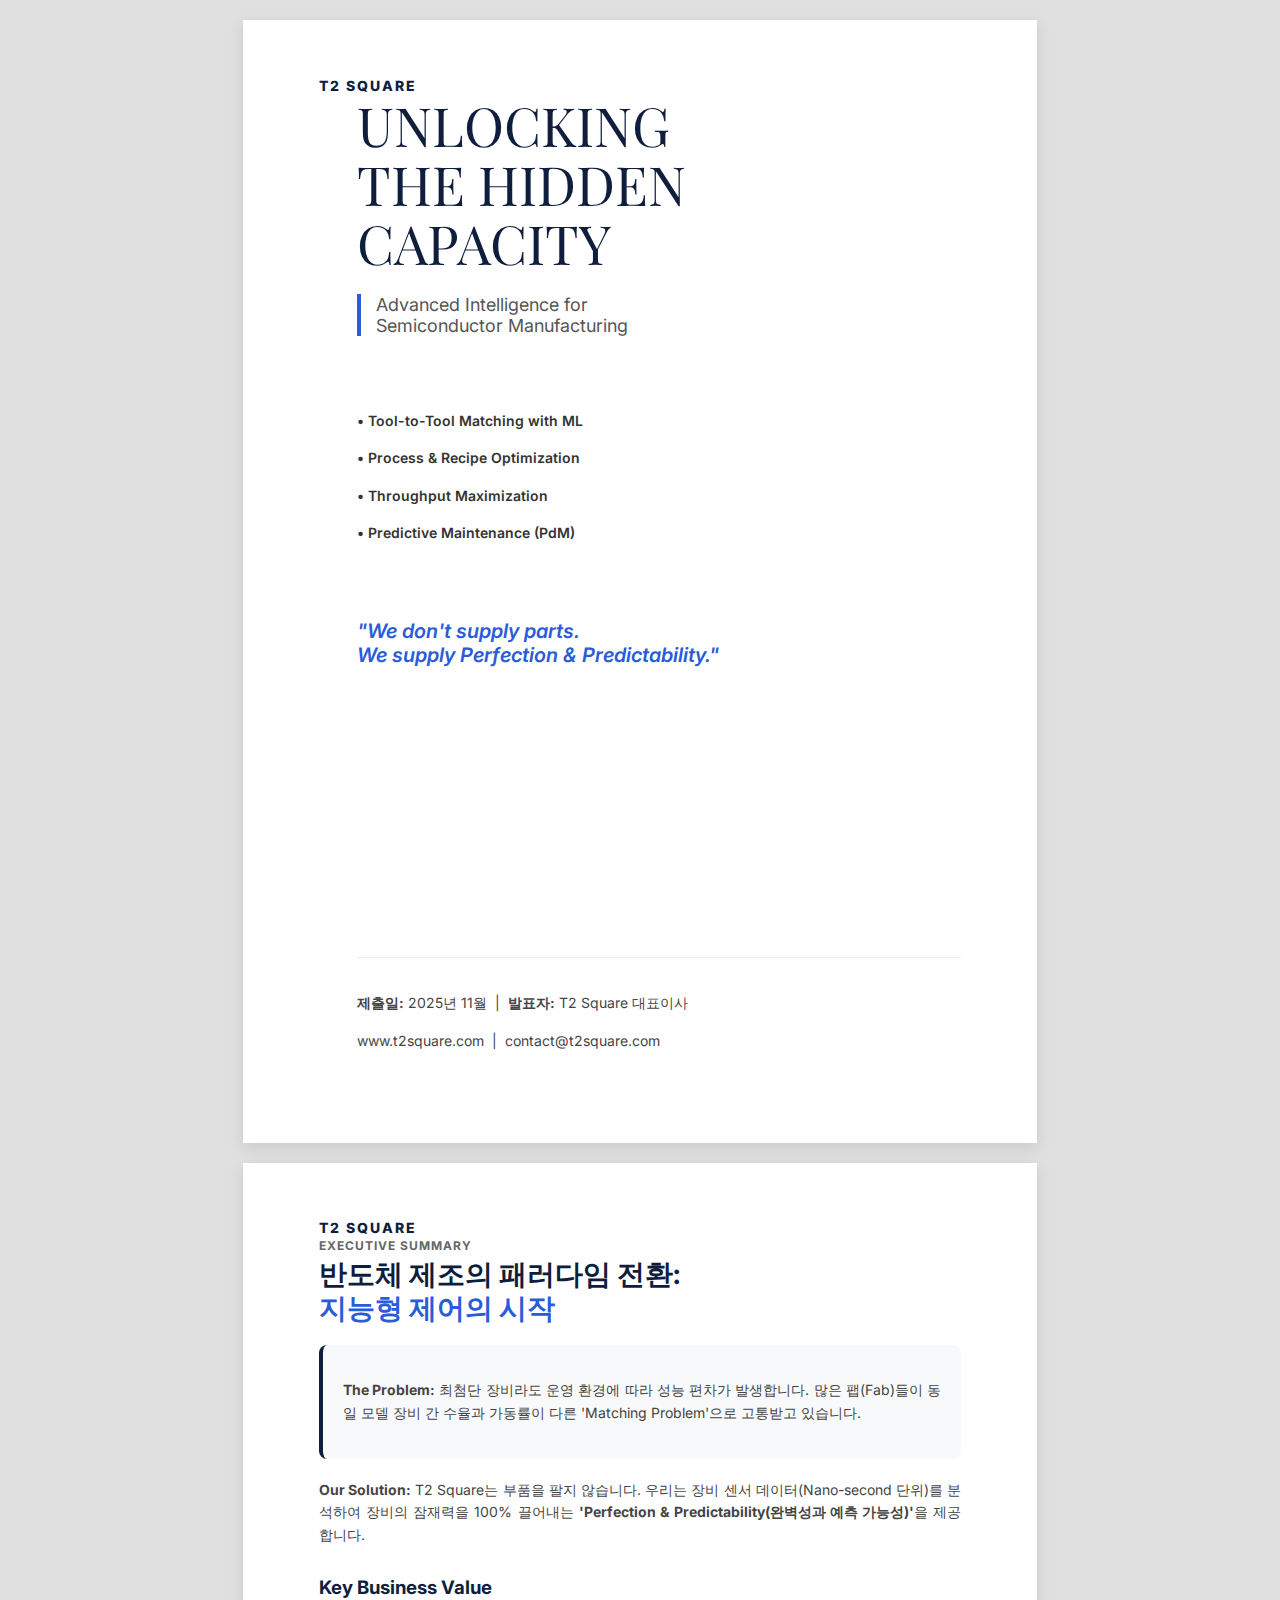
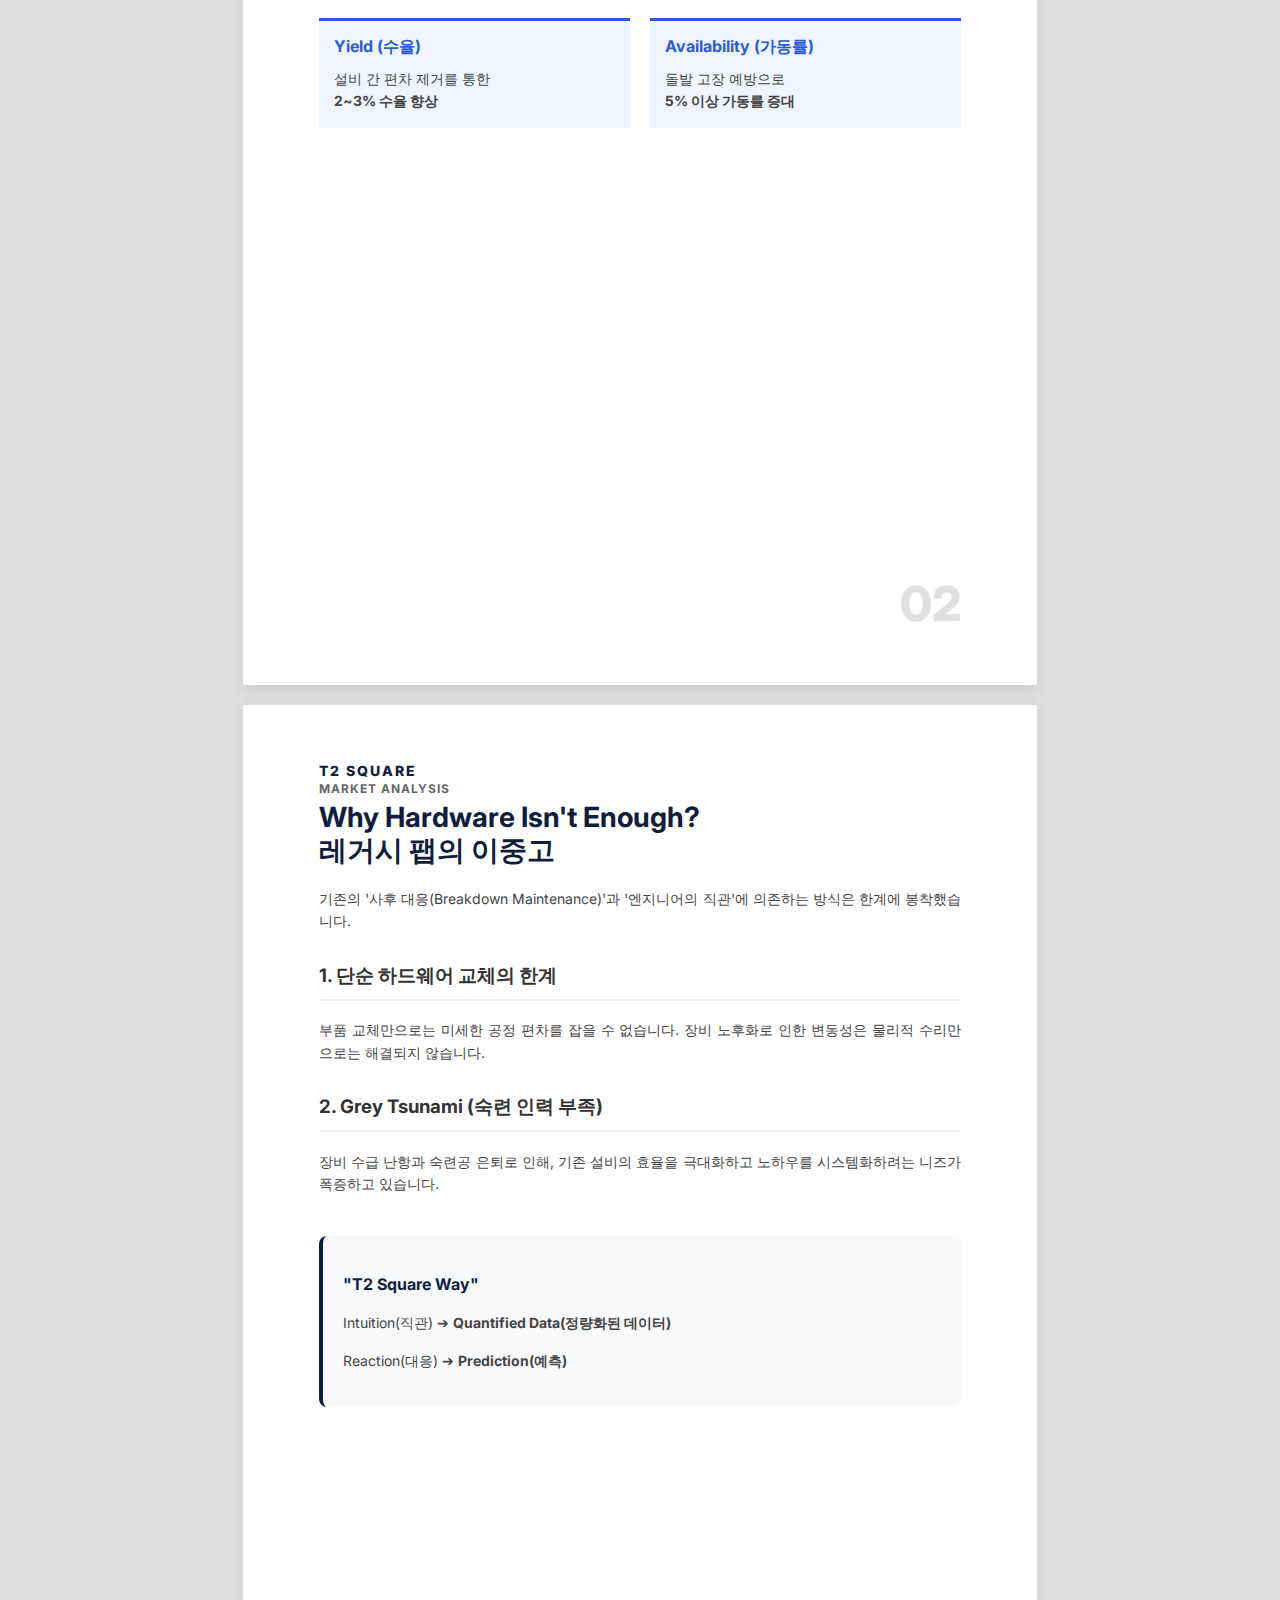
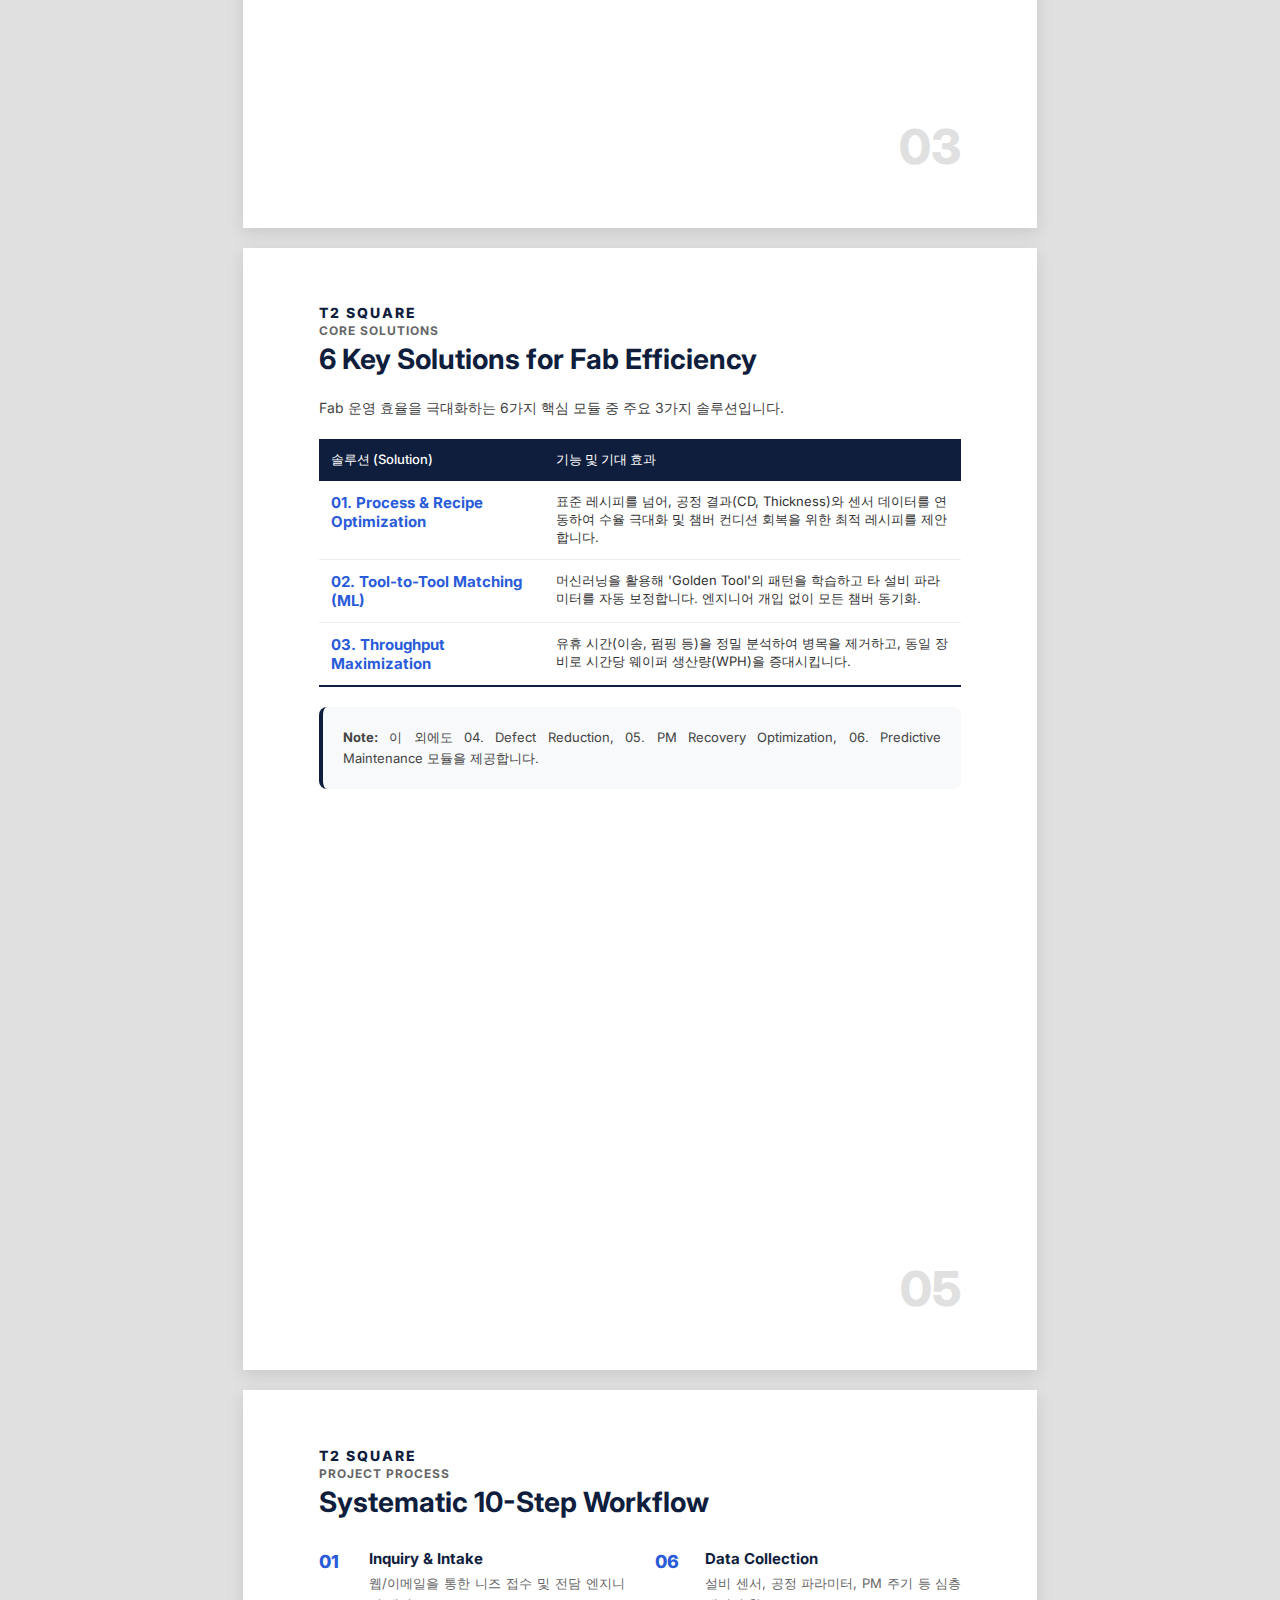
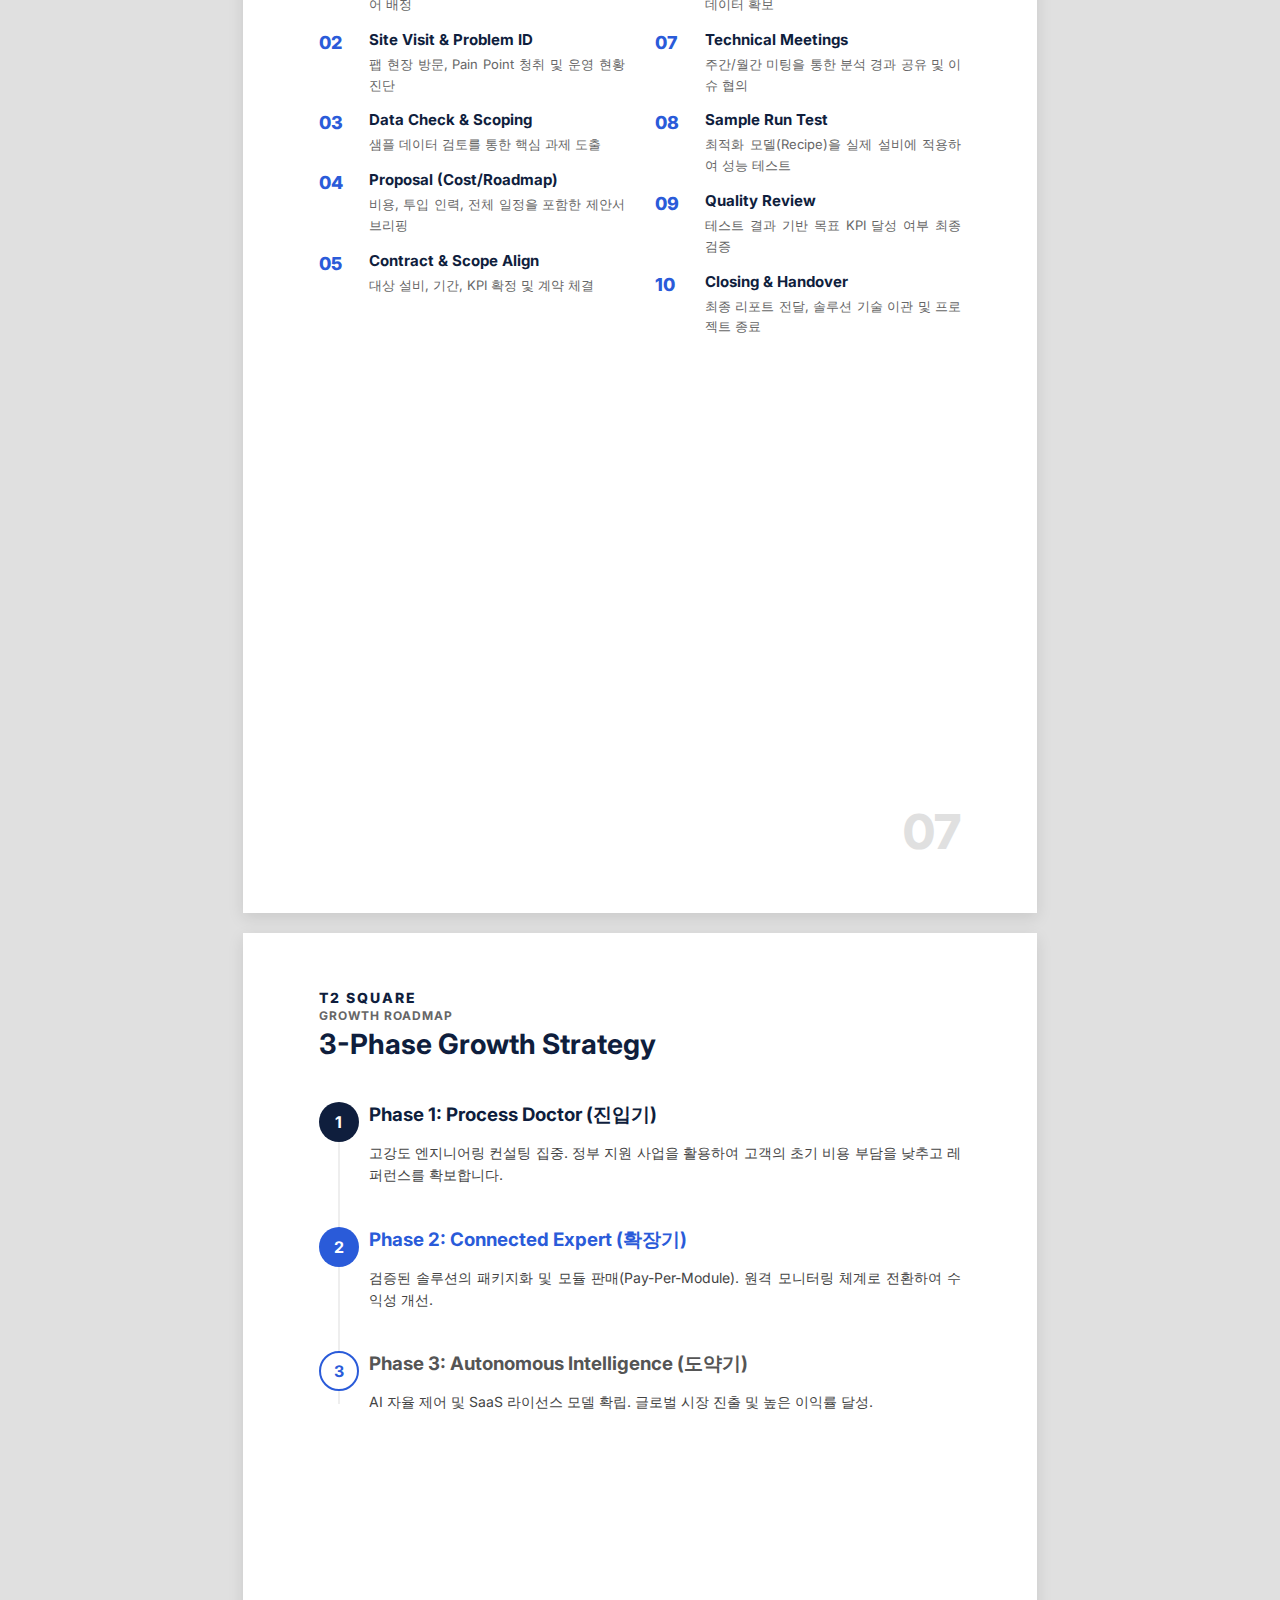
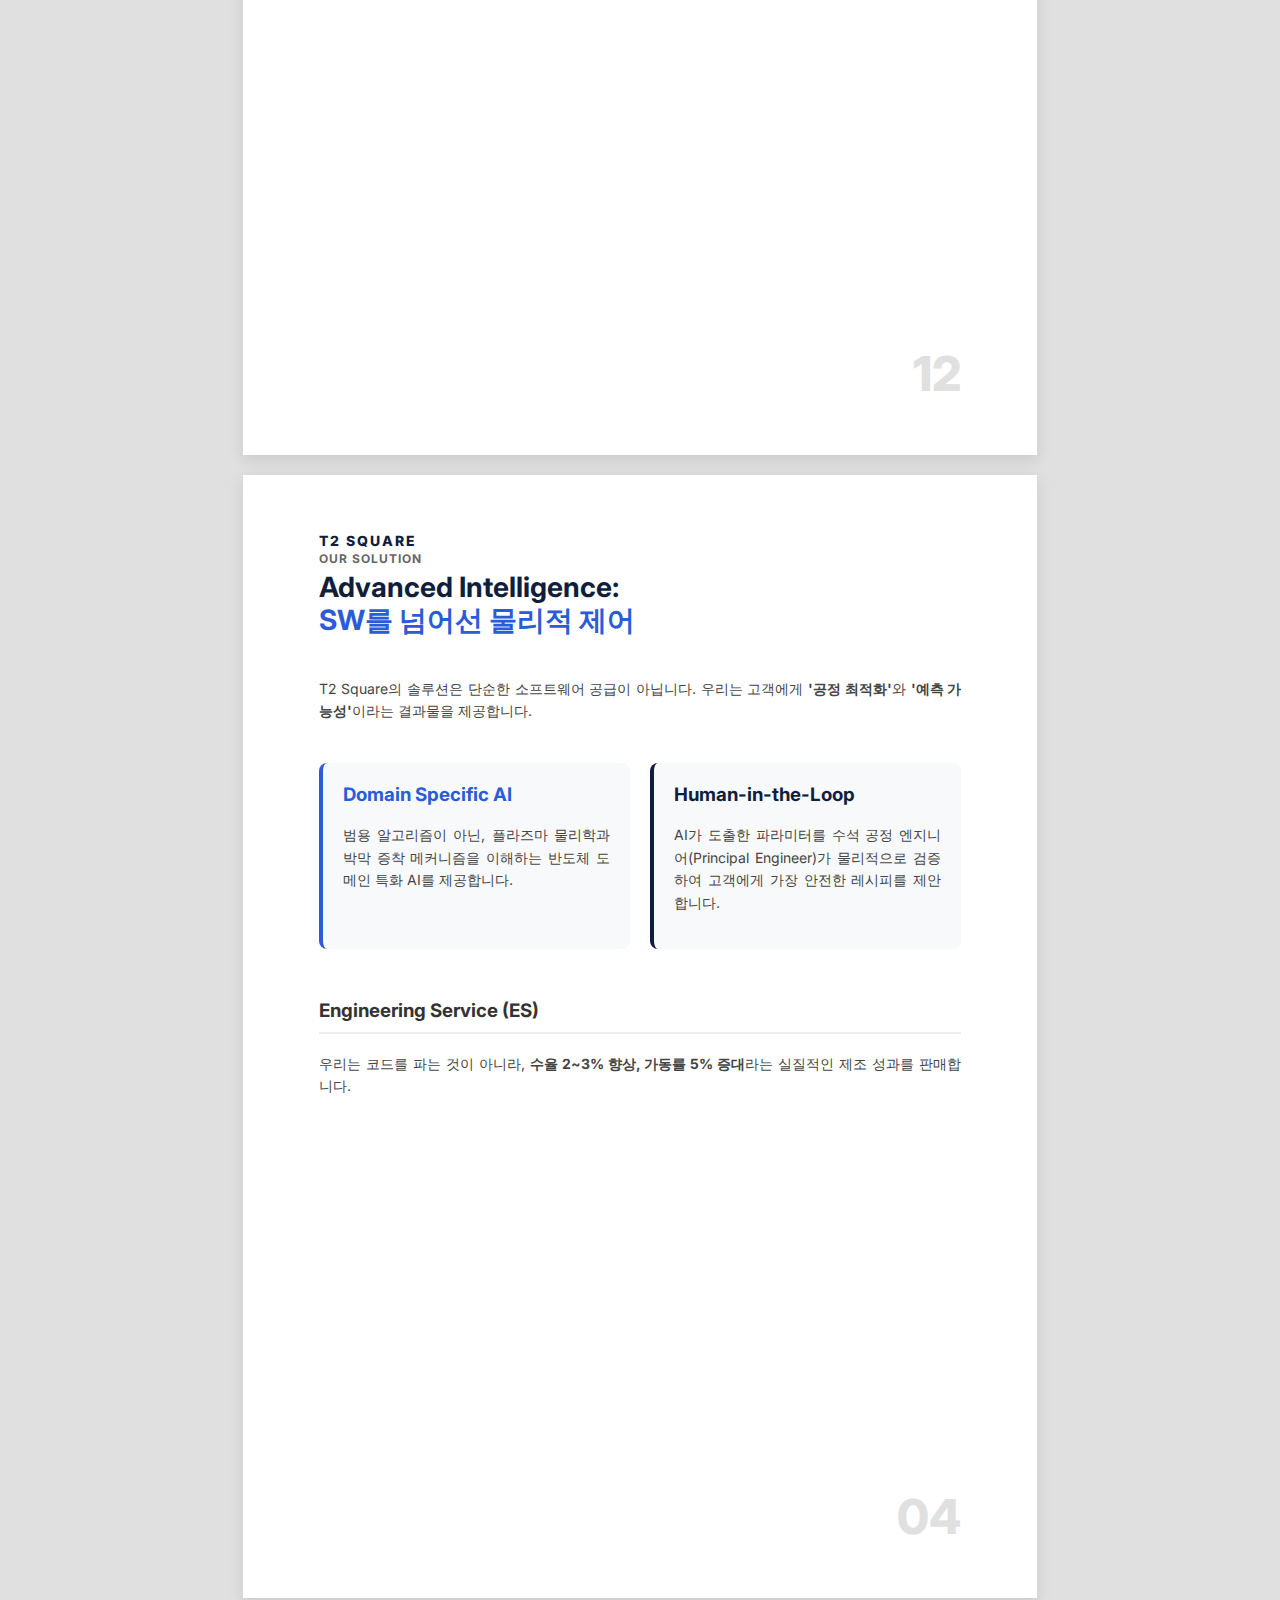
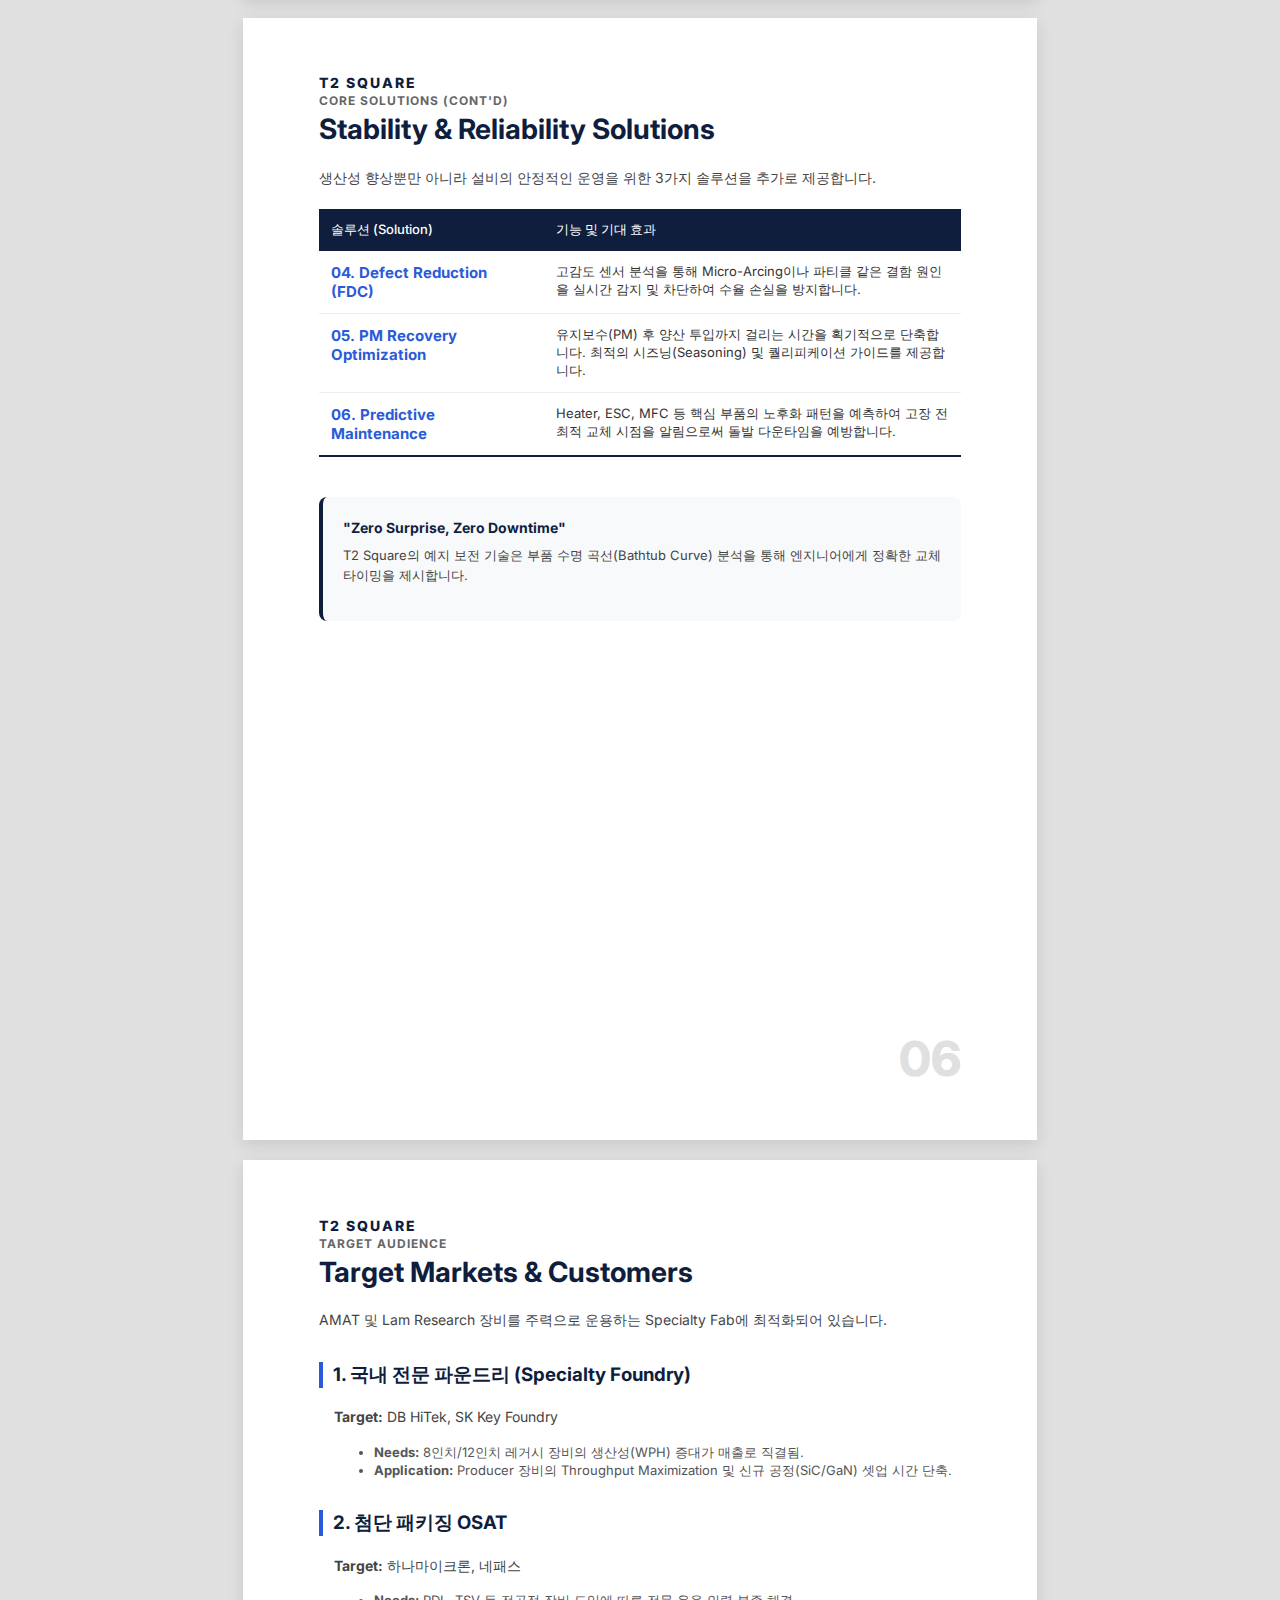
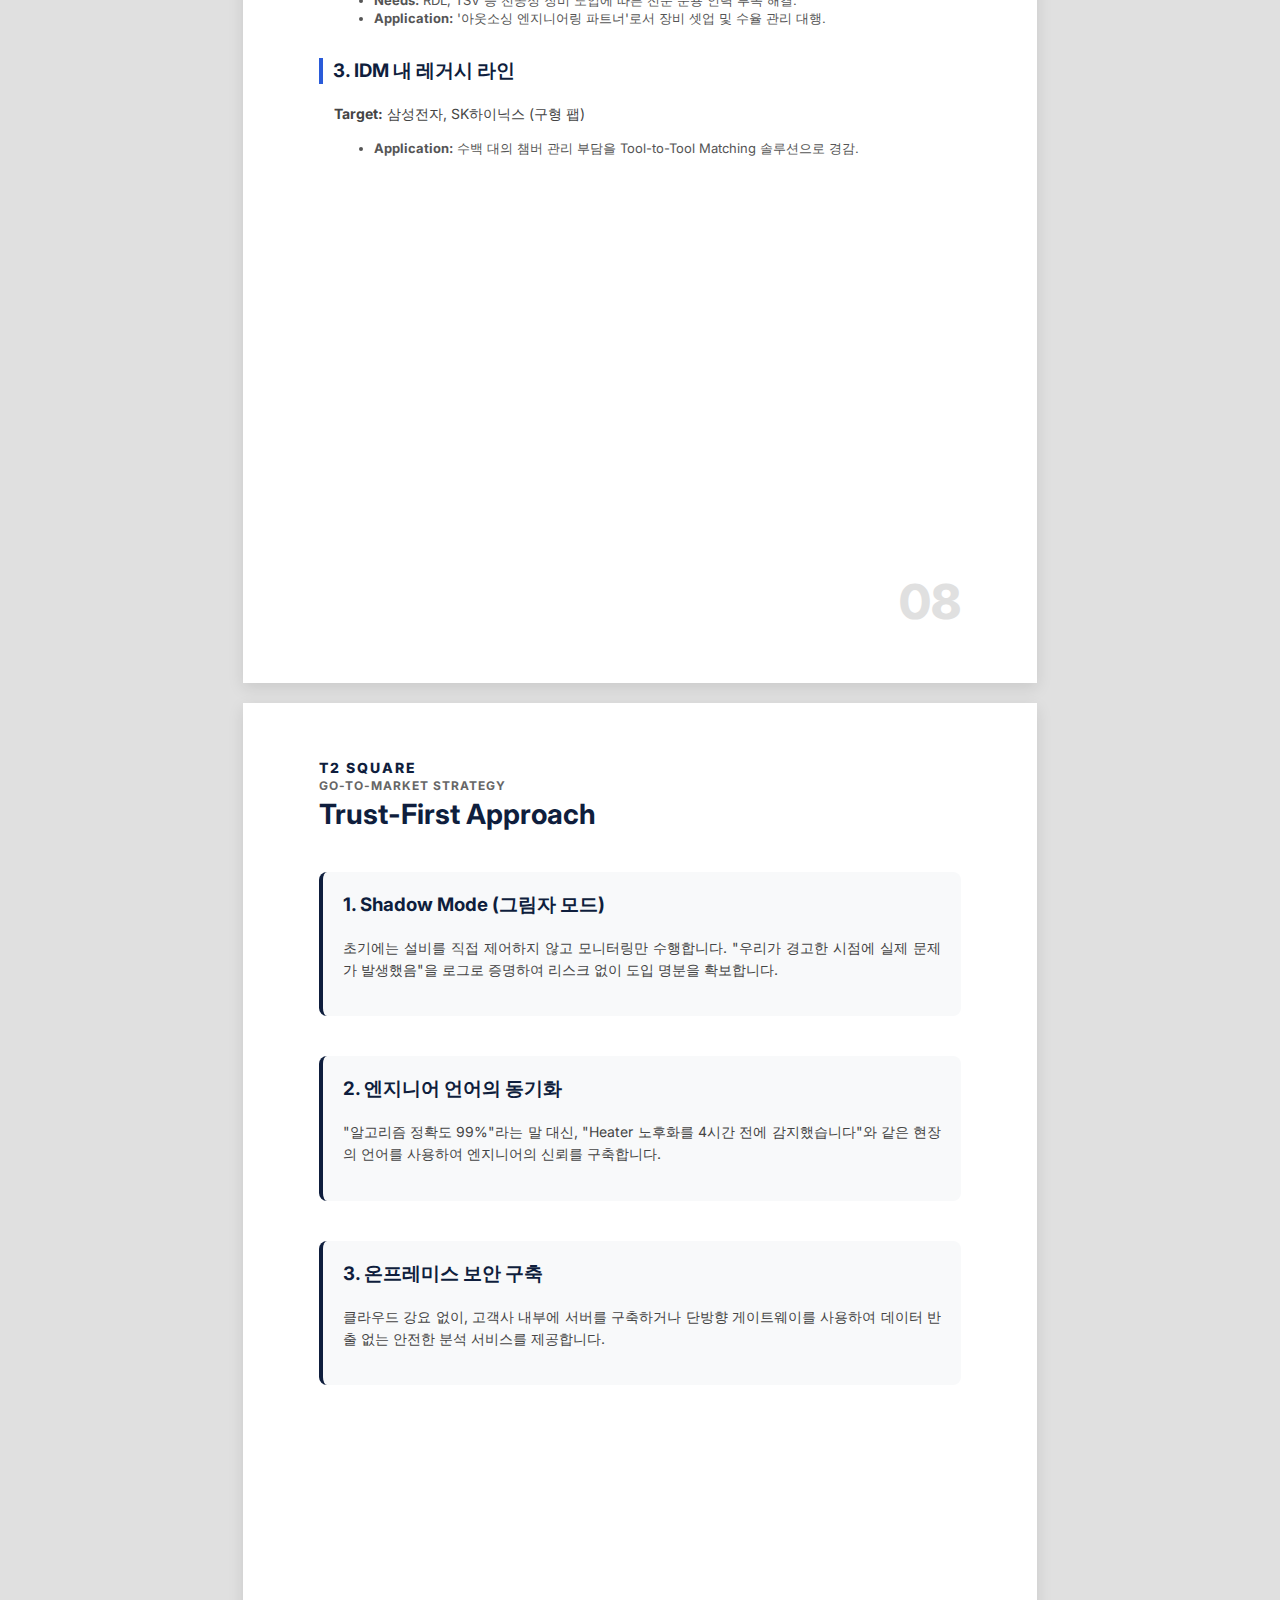
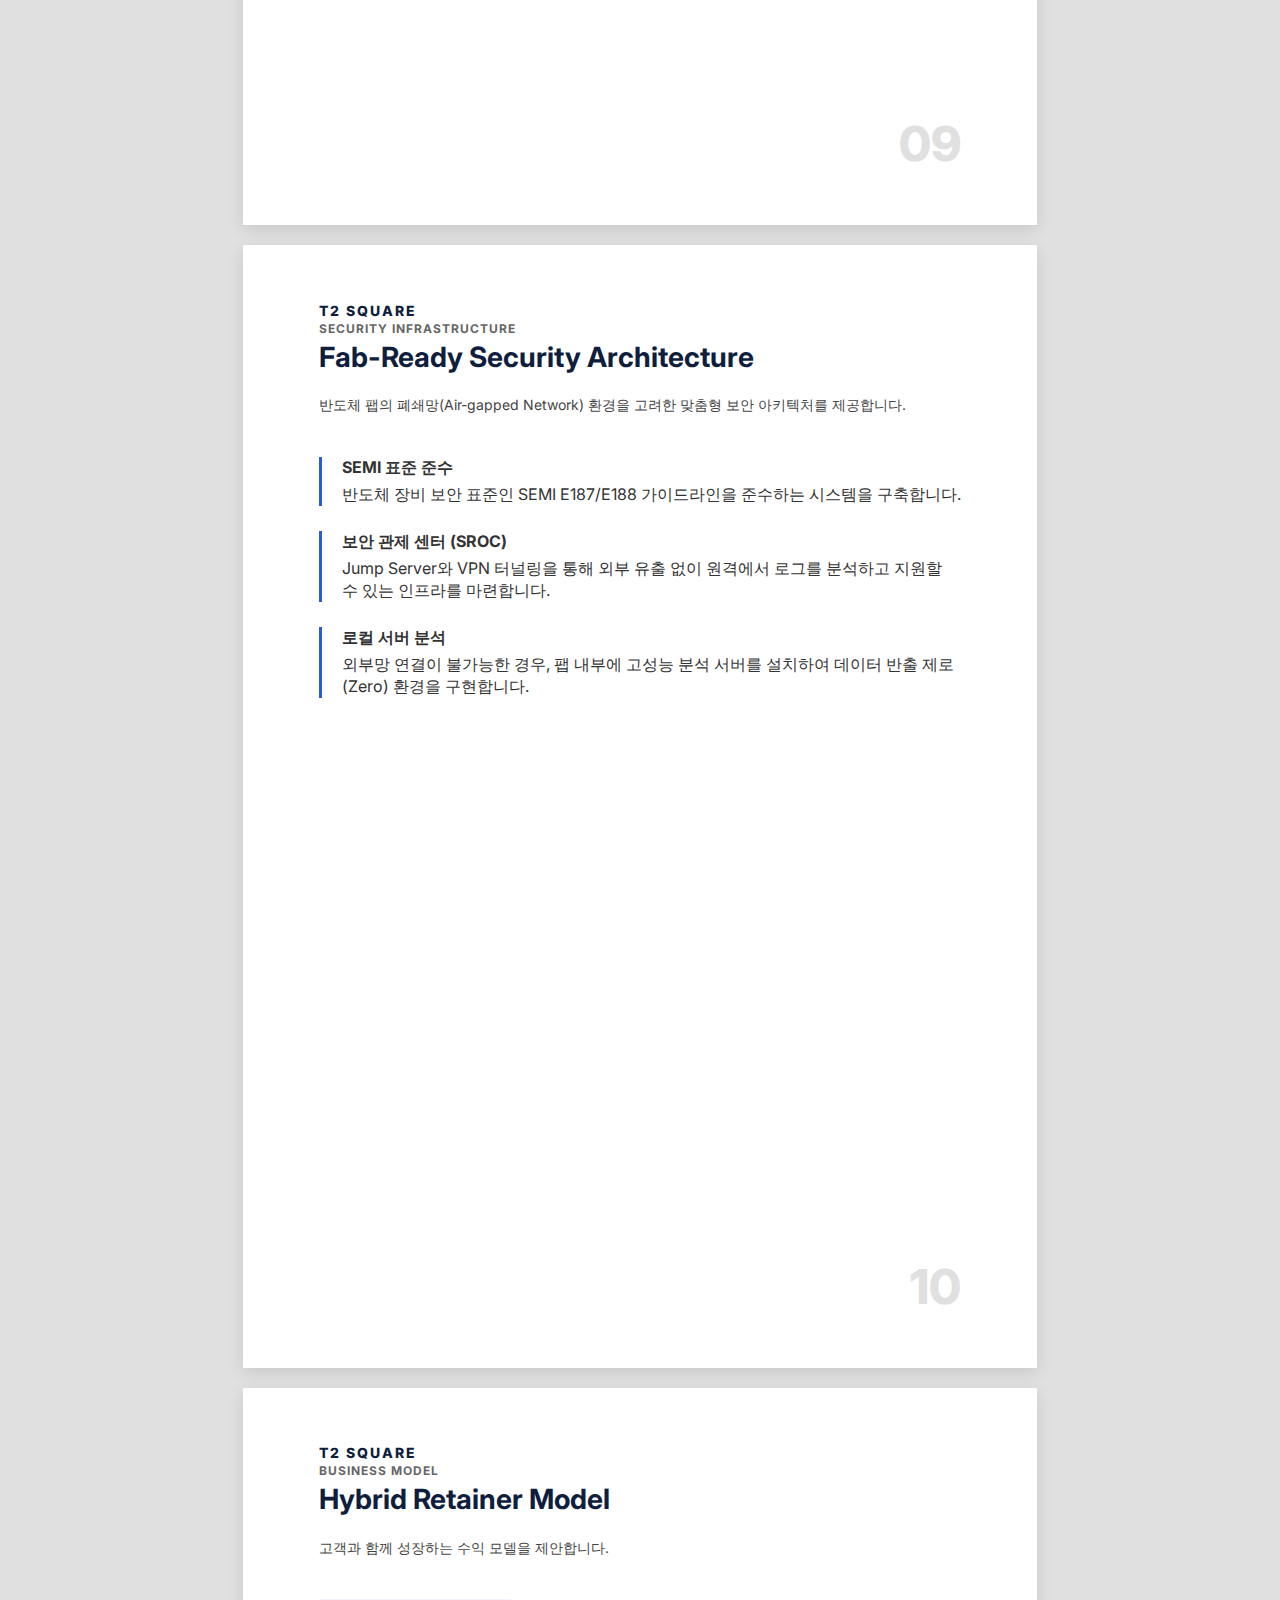
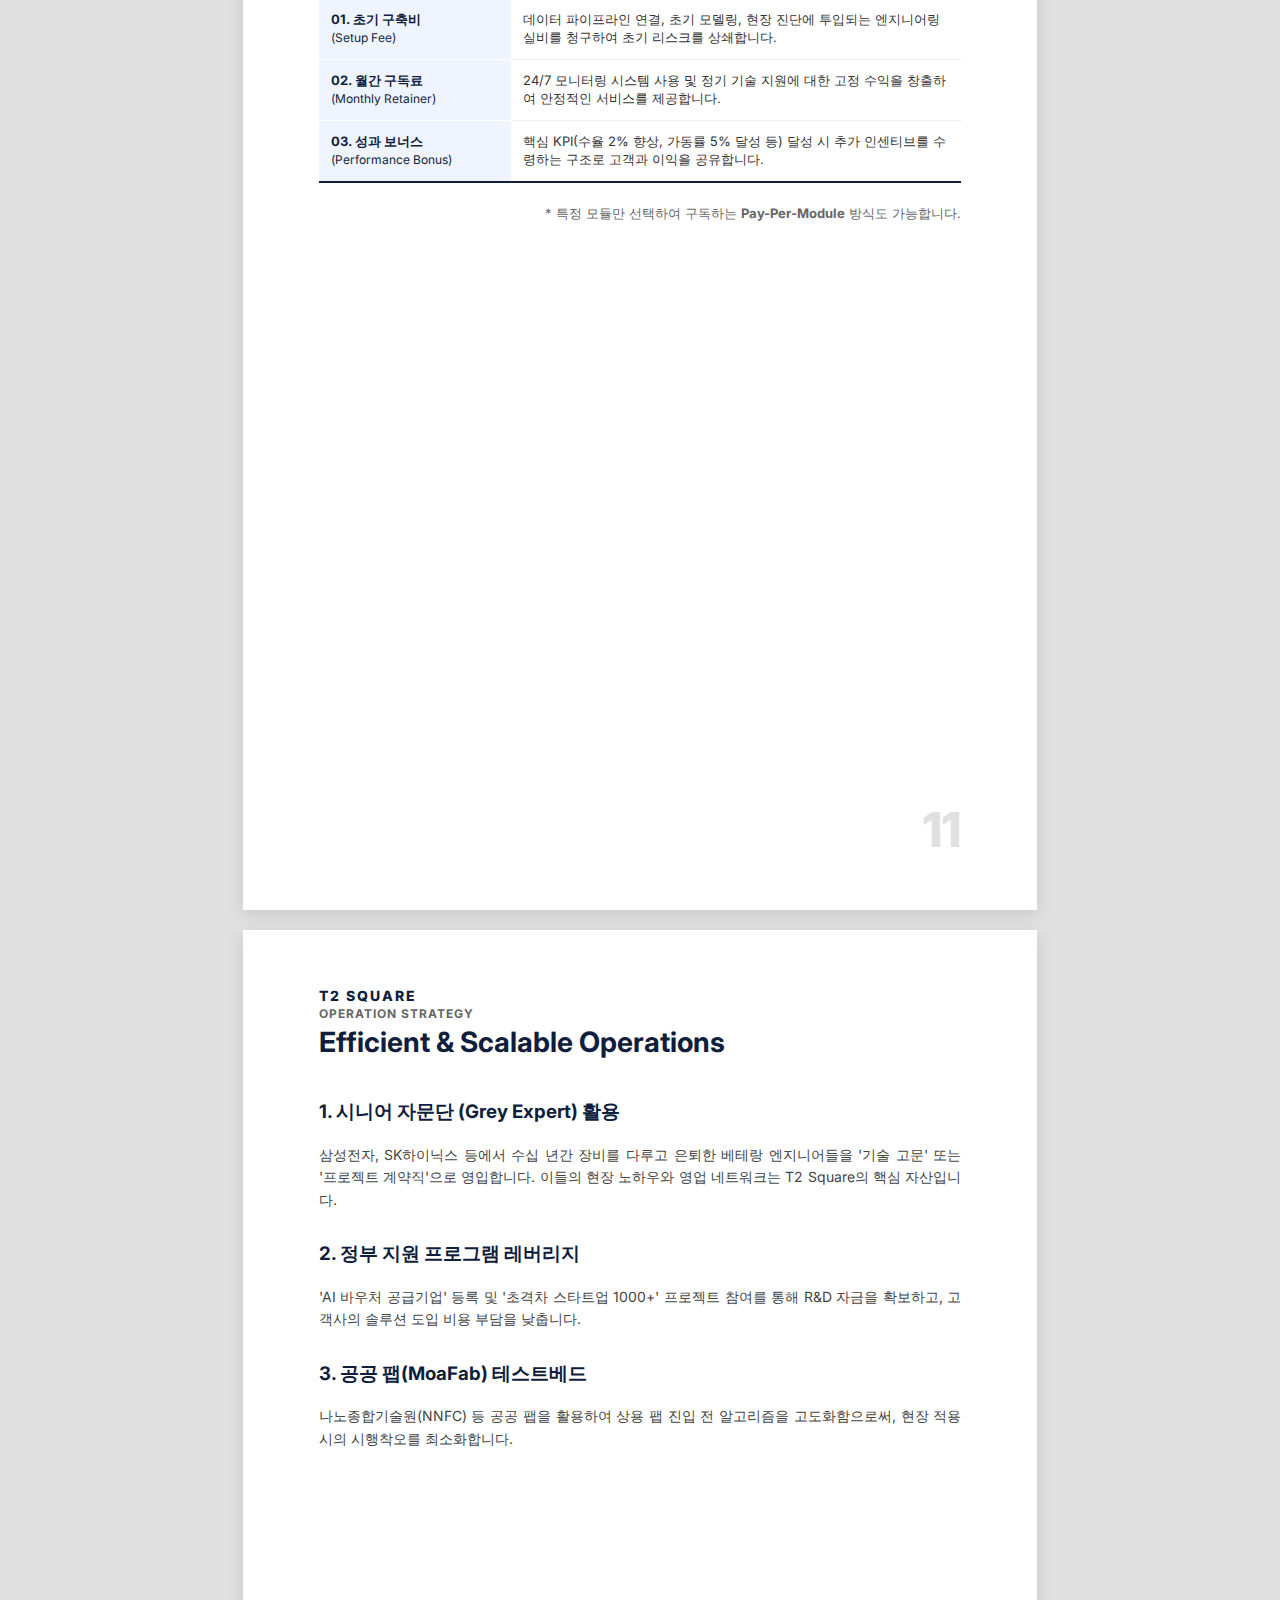
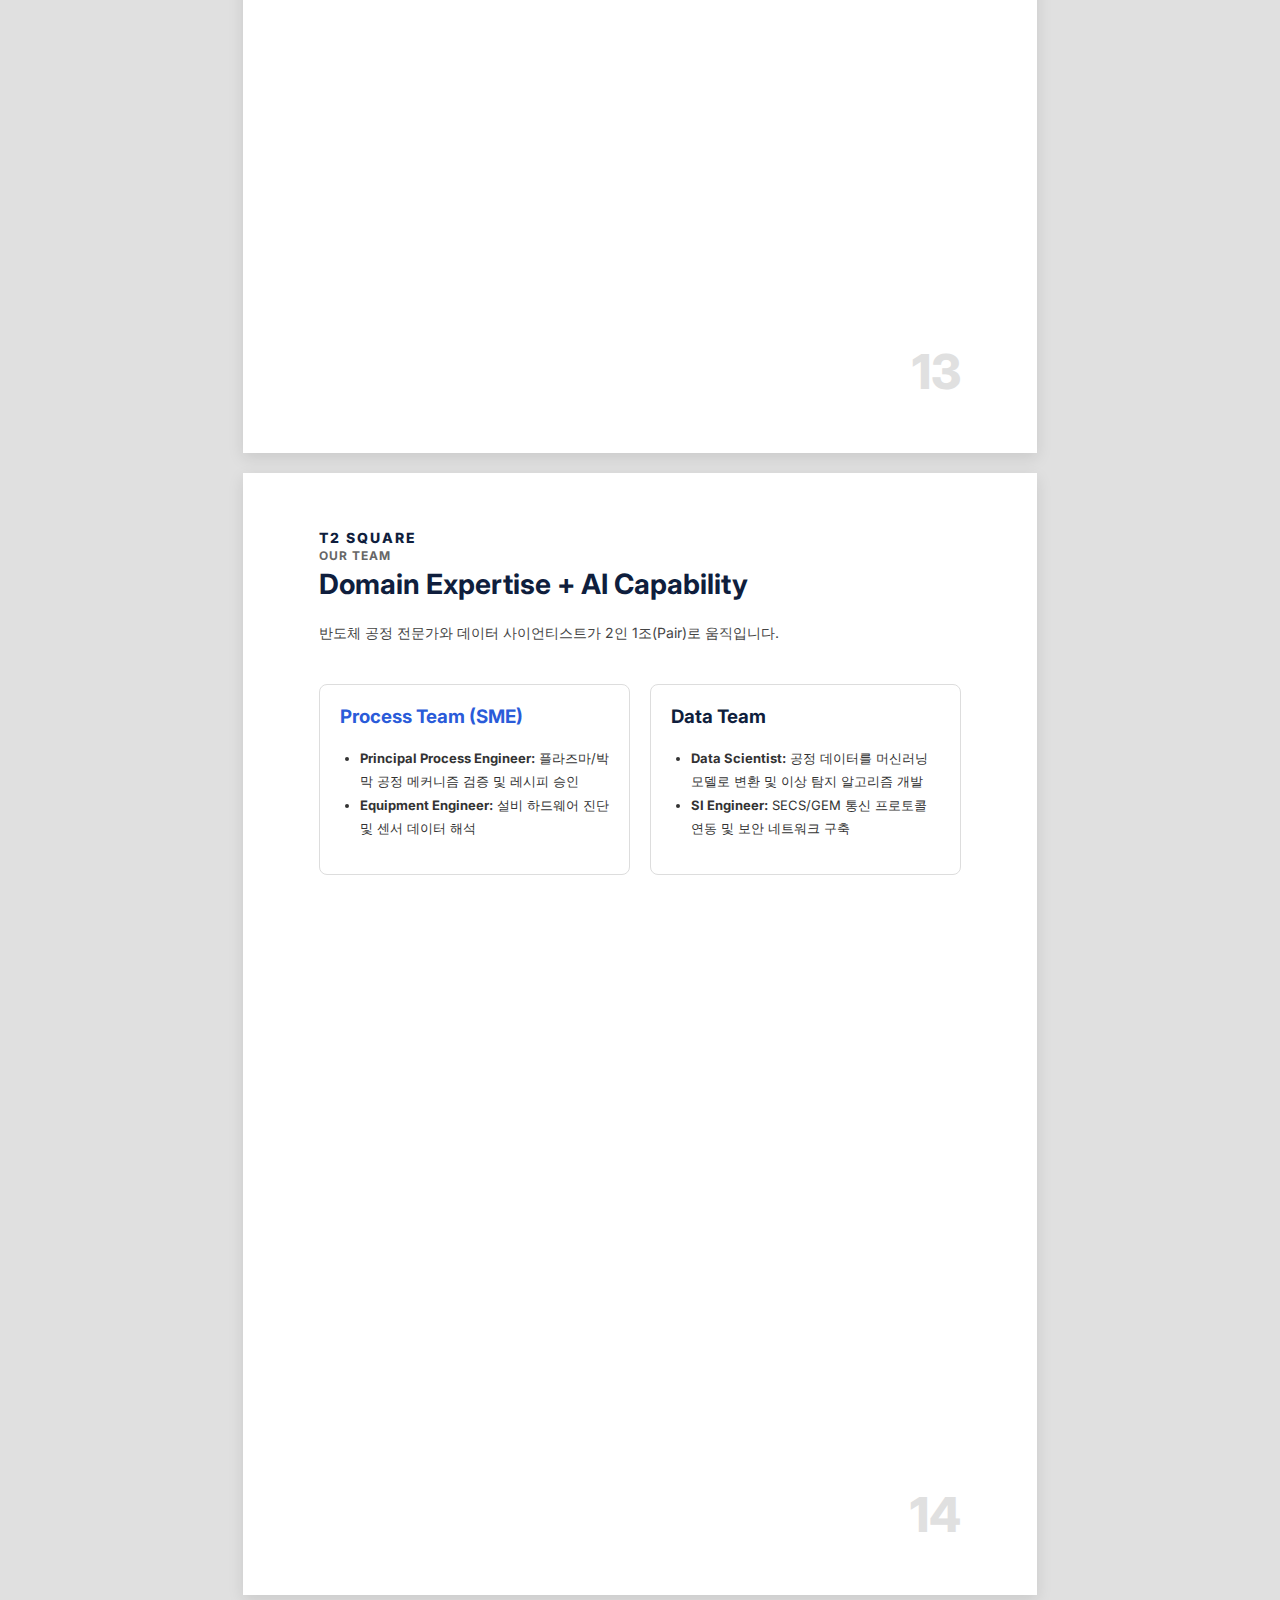
<file: business.proposal.1.kr.html>
<!DOCTYPE html>
<html lang="ko">

<head>
    <meta charset="UTF-8">
    <meta name="viewport" content="width=device-width, initial-scale=1.0">
    <title>T2 Square Business Proposal</title>
    <style>
        @import url('https://fonts.googleapis.com/css2?family=Inter:wght@300;400;600;800&family=Playfair+Display:wght@700&display=swap');

        /* [초기화 및 기본 설정] */
        * {
            box-sizing: border-box;
        }

        body {
            margin: 0;
            padding: 20px;
            background-color: #e0e0e0;
            font-family: 'Inter', -apple-system, BlinkMacSystemFont, "Malgun Gothic", sans-serif;
            color: #333;
            -webkit-print-color-adjust: exact;
            print-color-adjust: exact;

        }

        /* [A4 페이지 레이아웃] */
        .page {
            width: 210mm;
            height: 297mm;
            padding: 20mm 20mm;
            margin: 0 auto 20px auto;
            background: white;
            box-shadow: 0 5px 15px rgba(0, 0, 0, 0.1);
            position: relative;
            overflow: hidden;
            page-break-after: always;
        }

        /* [브로슈어 스타일 - 공통 요소] */
        /* 1. 상단 로고 */
        .logo {
            position: absolute;
            top: 15mm;
            left: 20mm;
            font-size: 14px;
            font-weight: 800;
            letter-spacing: 2px;
            color: #0F1E3D;
            /* T2 Square Navy */
            text-transform: uppercase;
        }

        /* 2. 하단 페이지 번호 */
        .page-num {
            position: absolute;
            bottom: 15mm;
            right: 20mm;
            font-size: 48px;
            font-weight: 800;
            color: #E0E0E0;
            /* 연한 회색으로 배경처럼 처리 */
            line-height: 1;
        }

        /* 3. 타이포그래피 스타일 */
        .sub-header {
            font-size: 12px;
            font-weight: 700;
            color: #666;
            text-transform: uppercase;
            letter-spacing: 1px;
            margin-bottom: 5px;
            display: block;
        }

        .main-header {
            font-size: 28px;
            font-weight: 700;
            color: #0F1E3D;
            margin: 0 0 20px 0;
            line-height: 1.2;
        }

        .highlight {
            color: #2A5BD9;
        }

        /* Accent Blue */

        p {
            font-size: 14px;
            line-height: 1.6;
            color: #444;
            margin-bottom: 15px;
            text-align: justify;
        }

        /* [Page 1: 표지 스타일] */
        .cover-content {
            display: flex;
            flex-direction: column;
            justify-content: center;
            height: 100%;
            padding-left: 10mm;
        }

        .cover-title {
            font-family: 'Playfair Display', serif;
            /* 명조 계열로 강조 */
            font-size: 54px;
            line-height: 1.1;
            color: #0F1E3D;
            margin-bottom: 20px;
        }

        .cover-subtitle {
            font-size: 18px;
            color: #555;
            margin-bottom: 60px;
            border-left: 4px solid #2A5BD9;
            padding-left: 15px;
        }

        .cover-slogan {
            font-size: 20px;
            font-style: italic;
            color: #2A5BD9;
            font-weight: 600;
        }

        .cover-info {
            margin-top: auto;
            font-size: 12px;
            color: #888;
            border-top: 1px solid #eee;
            padding-top: 20px;
        }

        /* [Page 5: 테이블 스타일 (브로슈어 느낌)] */
        .styled-table {
            width: 100%;
            border-collapse: collapse;
            margin-top: 20px;
        }

        .styled-table th {
            text-align: left;
            background-color: #0F1E3D;
            color: white;
            padding: 12px;
            font-size: 13px;
            font-weight: 500;
        }

        .styled-table td {
            border-bottom: 1px solid #eee;
            padding: 12px;
            font-size: 13px;
            vertical-align: top;
        }

        .styled-table tr:last-child td {
            border-bottom: 2px solid #0F1E3D;
        }

        /* [Page 7: 워크플로우 스타일] */
        .workflow-step {
            display: flex;
            margin-bottom: 15px;
            align-items: flex-start;
        }

        .step-num {
            font-size: 18px;
            font-weight: 800;
            color: #2A5BD9;
            min-width: 40px;
            margin-right: 10px;
            padding-top: 2px;
        }

        .step-content h4 {
            margin: 0 0 5px 0;
            font-size: 15px;
            color: #0F1E3D;
        }

        .step-content p {
            margin: 0;
            font-size: 13px;
            color: #666;
        }

        /* [박스 디자인] */
        .box-gray {
            background-color: #F8F9FA;
            padding: 20px;
            border-radius: 8px;
            margin: 20px 0;
            border-left: 4px solid #0F1E3D;
        }

        @media print {
            body {
                background: none;
                margin: 0;
                padding: 0;
            }

            .page {
                box-shadow: none;
                margin: 0;
                width: 100%;
                height: 100%;
            }
        }
    </style>
</head>

<body>

    <div class="page">
        <div class="logo">T2 SQUARE</div>
        <div class="cover-content">
            <div class="cover-title">UNLOCKING<br>THE HIDDEN<br>CAPACITY</div>
            <div class="cover-subtitle">
                Advanced Intelligence for<br>Semiconductor Manufacturing
            </div>

            <div style="margin-bottom: 60px;">
                <p style="font-weight: 600; color: #333;">• Tool-to-Tool Matching with ML</p>
                <p style="font-weight: 600; color: #333;">• Process & Recipe Optimization</p>
                <p style="font-weight: 600; color: #333;">• Throughput Maximization</p>
                <p style="font-weight: 600; color: #333;">• Predictive Maintenance (PdM)</p>
            </div>

            <div class="cover-slogan">
                "We don't supply parts.<br>We supply Perfection & Predictability."
            </div>

            <div class="cover-info">
                <p><strong>제출일:</strong> 2025년 11월 &nbsp;|&nbsp; <strong>발표자:</strong> T2 Square 대표이사</p>
                <p>www.t2square.com &nbsp;|&nbsp; contact@t2square.com</p>
            </div>
        </div>
    </div>

    <div class="page">
        <div class="logo">T2 SQUARE</div>

        <span class="sub-header">EXECUTIVE SUMMARY</span>
        <h1 class="main-header">반도체 제조의 패러다임 전환:<br><span class="highlight">지능형 제어의 시작</span></h1>

        <div class="box-gray">
            <p><strong>The Problem:</strong> 최첨단 장비라도 운영 환경에 따라 성능 편차가 발생합니다. 많은 팹(Fab)들이 동일 모델 장비 간 수율과 가동률이 다른
                'Matching Problem'으로 고통받고 있습니다.</p>
        </div>

        <p><strong>Our Solution:</strong> T2 Square는 부품을 팔지 않습니다. 우리는 장비 센서 데이터(Nano-second 단위)를 분석하여 장비의 잠재력을 100% 끌어내는
            <strong>'Perfection & Predictability(완벽성과 예측 가능성)'</strong>을 제공합니다.
        </p>

        <h3 style="color:#0F1E3D; margin-top:30px;">Key Business Value</h3>
        <div style="display: flex; gap: 20px;">
            <div style="flex:1; background:#F0F4FF; padding:15px; border-top: 3px solid #2A5BD9;">
                <h4 style="margin:0 0 10px 0; color:#2A5BD9;">Yield (수율)</h4>
                <p style="margin:0;">설비 간 편차 제거를 통한<br><strong>2~3% 수율 향상</strong></p>
            </div>
            <div style="flex:1; background:#F0F4FF; padding:15px; border-top: 3px solid #2A5BD9;">
                <h4 style="margin:0 0 10px 0; color:#2A5BD9;">Availability (가동률)</h4>
                <p style="margin:0;">돌발 고장 예방으로<br><strong>5% 이상 가동률 증대</strong></p>
            </div>
        </div>

        <div class="page-num">02</div>
    </div>

    <div class="page">
        <div class="logo">T2 SQUARE</div>

        <span class="sub-header">MARKET ANALYSIS</span>
        <h1 class="main-header">Why Hardware Isn't Enough?<br>레거시 팹의 이중고</h1>

        <p>기존의 '사후 대응(Breakdown Maintenance)'과 '엔지니어의 직관'에 의존하는 방식은 한계에 봉착했습니다.</p>

        <div style="margin-top: 30px;">
            <h3 style="border-bottom: 2px solid #eee; padding-bottom: 10px;">1. 단순 하드웨어 교체의 한계</h3>
            <p>부품 교체만으로는 미세한 공정 편차를 잡을 수 없습니다. 장비 노후화로 인한 변동성은 물리적 수리만으로는 해결되지 않습니다.</p>

            <h3 style="border-bottom: 2px solid #eee; padding-bottom: 10px; margin-top: 30px;">2. Grey Tsunami (숙련 인력
                부족)</h3>
            <p>장비 수급 난항과 숙련공 은퇴로 인해, 기존 설비의 효율을 극대화하고 노하우를 시스템화하려는 니즈가 폭증하고 있습니다.</p>

            <div class="box-gray" style="text-align: center; margin-top: 40px;">
                <p style="font-size: 16px; font-weight: bold; color: #0F1E3D;">"T2 Square Way"</p>
                <p>Intuition(직관) ➔ <strong>Quantified Data(정량화된 데이터)</strong></p>
                <p>Reaction(대응) ➔ <strong>Prediction(예측)</strong></p>
            </div>
        </div>

        <div class="page-num">03</div>
    </div>

    <div class="page">
        <div class="logo">T2 SQUARE</div>

        <span class="sub-header">CORE SOLUTIONS</span>
        <h1 class="main-header">6 Key Solutions for Fab Efficiency</h1>

        <p>Fab 운영 효율을 극대화하는 6가지 핵심 모듈 중 주요 3가지 솔루션입니다.</p>

        <table class="styled-table">
            <thead>
                <tr>
                    <th width="35%">솔루션 (Solution)</th>
                    <th>기능 및 기대 효과</th>
                </tr>
            </thead>
            <tbody>
                <tr>
                    <td>
                        <strong style="font-size: 15px; color: #2A5BD9;">01. Process & Recipe Optimization</strong>
                    </td>
                    <td>표준 레시피를 넘어, 공정 결과(CD, Thickness)와 센서 데이터를 연동하여 수율 극대화 및 챔버 컨디션 회복을 위한 최적 레시피를 제안합니다.</td>
                </tr>
                <tr>
                    <td>
                        <strong style="font-size: 15px; color: #2A5BD9;">02. Tool-to-Tool Matching (ML)</strong>
                    </td>
                    <td>머신러닝을 활용해 'Golden Tool'의 패턴을 학습하고 타 설비 파라미터를 자동 보정합니다. 엔지니어 개입 없이 모든 챔버 동기화.</td>
                </tr>
                <tr>
                    <td>
                        <strong style="font-size: 15px; color: #2A5BD9;">03. Throughput Maximization</strong>
                    </td>
                    <td>유휴 시간(이송, 펌핑 등)을 정밀 분석하여 병목을 제거하고, 동일 장비로 시간당 웨이퍼 생산량(WPH)을 증대시킵니다.</td>
                </tr>
            </tbody>
        </table>

        <div class="box-gray">
            <p style="margin:0; font-size:13px;"><strong>Note:</strong> 이 외에도 04. Defect Reduction, 05. PM Recovery
                Optimization, 06. Predictive Maintenance 모듈을 제공합니다.</p>
        </div>

        <div class="page-num">05</div>
    </div>

    <div class="page">
        <div class="logo">T2 SQUARE</div>

        <span class="sub-header">PROJECT PROCESS</span>
        <h1 class="main-header">Systematic 10-Step Workflow</h1>

        <div style="display: grid; grid-template-columns: 1fr 1fr; gap: 30px; margin-top: 30px;">
            <div>
                <div class="workflow-step">
                    <div class="step-num">01</div>
                    <div class="step-content">
                        <h4>Inquiry & Intake</h4>
                        <p>웹/이메일을 통한 니즈 접수 및 전담 엔지니어 배정</p>
                    </div>
                </div>
                <div class="workflow-step">
                    <div class="step-num">02</div>
                    <div class="step-content">
                        <h4>Site Visit & Problem ID</h4>
                        <p>팹 현장 방문, Pain Point 청취 및 운영 현황 진단</p>
                    </div>
                </div>
                <div class="workflow-step">
                    <div class="step-num">03</div>
                    <div class="step-content">
                        <h4>Data Check & Scoping</h4>
                        <p>샘플 데이터 검토를 통한 핵심 과제 도출</p>
                    </div>
                </div>
                <div class="workflow-step">
                    <div class="step-num">04</div>
                    <div class="step-content">
                        <h4>Proposal (Cost/Roadmap)</h4>
                        <p>비용, 투입 인력, 전체 일정을 포함한 제안서 브리핑</p>
                    </div>
                </div>
                <div class="workflow-step">
                    <div class="step-num">05</div>
                    <div class="step-content">
                        <h4>Contract & Scope Align</h4>
                        <p>대상 설비, 기간, KPI 확정 및 계약 체결</p>
                    </div>
                </div>
            </div>

            <div>
                <div class="workflow-step">
                    <div class="step-num">06</div>
                    <div class="step-content">
                        <h4>Data Collection</h4>
                        <p>설비 센서, 공정 파라미터, PM 주기 등 심층 데이터 확보</p>
                    </div>
                </div>
                <div class="workflow-step">
                    <div class="step-num">07</div>
                    <div class="step-content">
                        <h4>Technical Meetings</h4>
                        <p>주간/월간 미팅을 통한 분석 경과 공유 및 이슈 협의</p>
                    </div>
                </div>
                <div class="workflow-step">
                    <div class="step-num">08</div>
                    <div class="step-content">
                        <h4>Sample Run Test</h4>
                        <p>최적화 모델(Recipe)을 실제 설비에 적용하여 성능 테스트</p>
                    </div>
                </div>
                <div class="workflow-step">
                    <div class="step-num">09</div>
                    <div class="step-content">
                        <h4>Quality Review</h4>
                        <p>테스트 결과 기반 목표 KPI 달성 여부 최종 검증</p>
                    </div>
                </div>
                <div class="workflow-step">
                    <div class="step-num">10</div>
                    <div class="step-content">
                        <h4>Closing & Handover</h4>
                        <p>최종 리포트 전달, 솔루션 기술 이관 및 프로젝트 종료</p>
                    </div>
                </div>
            </div>
        </div>

        <div class="page-num">07</div>
    </div>

    <div class="page">
        <div class="logo">T2 SQUARE</div>

        <span class="sub-header">GROWTH ROADMAP</span>
        <h1 class="main-header">3-Phase Growth Strategy</h1>

        <div style="margin-top: 40px; position: relative;">
            <div style="position: absolute; left: 19px; top: 10px; bottom: 10px; width: 2px; background: #eee;"></div>

            <div style="margin-bottom: 40px; position: relative; padding-left: 50px;">
                <div
                    style="position: absolute; left: 0; top: 0; width: 40px; height: 40px; background: #0F1E3D; color: white; border-radius: 50%; text-align: center; line-height: 40px; font-weight: bold;">
                    1</div>
                <h3 style="margin: 0 0 10px 0; color: #0F1E3D;">Phase 1: Process Doctor (진입기)</h3>
                <p>고강도 엔지니어링 컨설팅 집중. 정부 지원 사업을 활용하여 고객의 초기 비용 부담을 낮추고 레퍼런스를 확보합니다.</p>
            </div>

            <div style="margin-bottom: 40px; position: relative; padding-left: 50px;">
                <div
                    style="position: absolute; left: 0; top: 0; width: 40px; height: 40px; background: #2A5BD9; color: white; border-radius: 50%; text-align: center; line-height: 40px; font-weight: bold;">
                    2</div>
                <h3 style="margin: 0 0 10px 0; color: #2A5BD9;">Phase 2: Connected Expert (확장기)</h3>
                <p>검증된 솔루션의 패키지화 및 모듈 판매(Pay-Per-Module). 원격 모니터링 체계로 전환하여 수익성 개선.</p>
            </div>

            <div style="margin-bottom: 40px; position: relative; padding-left: 50px;">
                <div
                    style="position: absolute; left: 0; top: 0; width: 40px; height: 40px; background: #fff; border: 2px solid #2A5BD9; color: #2A5BD9; border-radius: 50%; text-align: center; line-height: 36px; font-weight: bold;">
                    3</div>
                <h3 style="margin: 0 0 10px 0; color: #555;">Phase 3: Autonomous Intelligence (도약기)</h3>
                <p>AI 자율 제어 및 SaaS 라이선스 모델 확립. 글로벌 시장 진출 및 높은 이익률 달성.</p>
            </div>
        </div>

        <div class="page-num">12</div>
    </div>

    <div class="page">
        <div class="logo">T2 SQUARE</div>

        <span class="sub-header">OUR SOLUTION</span>
        <h1 class="main-header">Advanced Intelligence:<br><span class="highlight">SW를 넘어선 물리적 제어</span></h1>

        <div style="margin-top: 40px;">
            <p>T2 Square의 솔루션은 단순한 소프트웨어 공급이 아닙니다. 우리는 고객에게 <strong>'공정 최적화'</strong>와 <strong>'예측 가능성'</strong>이라는 결과물을
                제공합니다.</p>

            <div style="display: grid; grid-template-columns: 1fr 1fr; gap: 20px; margin-top: 40px;">
                <div class="box-gray" style="margin: 0; border-left-color: #2A5BD9;">
                    <h3 style="margin-top: 0; color: #2A5BD9;">Domain Specific AI</h3>
                    <p>범용 알고리즘이 아닌, 플라즈마 물리학과 박막 증착 메커니즘을 이해하는 반도체 도메인 특화 AI를 제공합니다.</p>
                </div>
                <div class="box-gray" style="margin: 0; border-left-color: #0F1E3D;">
                    <h3 style="margin-top: 0; color: #0F1E3D;">Human-in-the-Loop</h3>
                    <p>AI가 도출한 파라미터를 수석 공정 엔지니어(Principal Engineer)가 물리적으로 검증하여 고객에게 가장 안전한 레시피를 제안합니다.</p>
                </div>
            </div>

            <div style="margin-top: 50px;">
                <h3 style="border-bottom: 2px solid #eee; padding-bottom: 10px;">Engineering Service (ES)</h3>
                <p>우리는 코드를 파는 것이 아니라, <strong>수율 2~3% 향상, 가동률 5% 증대</strong>라는 실질적인 제조 성과를 판매합니다.</p>
            </div>
        </div>

        <div class="page-num">04</div>
    </div>

    <div class="page">
        <div class="logo">T2 SQUARE</div>

        <span class="sub-header">CORE SOLUTIONS (CONT'D)</span>
        <h1 class="main-header">Stability & Reliability Solutions</h1>

        <p>생산성 향상뿐만 아니라 설비의 안정적인 운영을 위한 3가지 솔루션을 추가로 제공합니다.</p>

        <table class="styled-table">
            <thead>
                <tr>
                    <th width="35%">솔루션 (Solution)</th>
                    <th>기능 및 기대 효과</th>
                </tr>
            </thead>
            <tbody>
                <tr>
                    <td>
                        <strong style="font-size: 15px; color: #2A5BD9;">04. Defect Reduction (FDC)</strong>
                    </td>
                    <td>고감도 센서 분석을 통해 Micro-Arcing이나 파티클 같은 결함 원인을 실시간 감지 및 차단하여 수율 손실을 방지합니다.</td>
                </tr>
                <tr>
                    <td>
                        <strong style="font-size: 15px; color: #2A5BD9;">05. PM Recovery Optimization</strong>
                    </td>
                    <td>유지보수(PM) 후 양산 투입까지 걸리는 시간을 획기적으로 단축합니다. 최적의 시즈닝(Seasoning) 및 퀄리피케이션 가이드를 제공합니다.</td>
                </tr>
                <tr>
                    <td>
                        <strong style="font-size: 15px; color: #2A5BD9;">06. Predictive Maintenance</strong>
                    </td>
                    <td>Heater, ESC, MFC 등 핵심 부품의 노후화 패턴을 예측하여 고장 전 최적 교체 시점을 알림으로써 돌발 다운타임을 예방합니다.</td>
                </tr>
            </tbody>
        </table>

        <div class="box-gray" style="margin-top: 40px;">
            <p style="margin:0; font-size: 14px; color: #0F1E3D; font-weight: bold;">"Zero Surprise, Zero Downtime"</p>
            <p style="margin-top: 5px; font-size: 13px;">T2 Square의 예지 보전 기술은 부품 수명 곡선(Bathtub Curve) 분석을 통해 엔지니어에게 정확한
                교체 타이밍을 제시합니다.</p>
        </div>

        <div class="page-num">06</div>
    </div>

    <div class="page">
        <div class="logo">T2 SQUARE</div>

        <span class="sub-header">TARGET AUDIENCE</span>
        <h1 class="main-header">Target Markets & Customers</h1>

        <p>AMAT 및 Lam Research 장비를 주력으로 운용하는 Specialty Fab에 최적화되어 있습니다.</p>

        <div style="margin-top: 30px;">
            <div style="margin-bottom: 30px;">
                <h3 style="color: #0F1E3D; border-left: 4px solid #2A5BD9; padding-left: 10px;">1. 국내 전문 파운드리 (Specialty
                    Foundry)</h3>
                <p style="margin-left: 15px;"><strong>Target:</strong> DB HiTek, SK Key Foundry</p>
                <ul style="font-size: 13px; color: #555; margin-left: 15px;">
                    <li><strong>Needs:</strong> 8인치/12인치 레거시 장비의 생산성(WPH) 증대가 매출로 직결됨.</li>
                    <li><strong>Application:</strong> Producer 장비의 Throughput Maximization 및 신규 공정(SiC/GaN) 셋업 시간 단축.
                    </li>
                </ul>
            </div>

            <div style="margin-bottom: 30px;">
                <h3 style="color: #0F1E3D; border-left: 4px solid #2A5BD9; padding-left: 10px;">2. 첨단 패키징 OSAT</h3>
                <p style="margin-left: 15px;"><strong>Target:</strong> 하나마이크론, 네패스</p>
                <ul style="font-size: 13px; color: #555; margin-left: 15px;">
                    <li><strong>Needs:</strong> RDL, TSV 등 전공정 장비 도입에 따른 전문 운용 인력 부족 해결.</li>
                    <li><strong>Application:</strong> '아웃소싱 엔지니어링 파트너'로서 장비 셋업 및 수율 관리 대행.</li>
                </ul>
            </div>

            <div style="margin-bottom: 30px;">
                <h3 style="color: #0F1E3D; border-left: 4px solid #2A5BD9; padding-left: 10px;">3. IDM 내 레거시 라인</h3>
                <p style="margin-left: 15px;"><strong>Target:</strong> 삼성전자, SK하이닉스 (구형 팹)</p>
                <ul style="font-size: 13px; color: #555; margin-left: 15px;">
                    <li><strong>Application:</strong> 수백 대의 챔버 관리 부담을 Tool-to-Tool Matching 솔루션으로 경감.</li>
                </ul>
            </div>
        </div>

        <div class="page-num">08</div>
    </div>

    <div class="page">
        <div class="logo">T2 SQUARE</div>

        <span class="sub-header">GO-TO-MARKET STRATEGY</span>
        <h1 class="main-header">Trust-First Approach</h1>

        <div style="display: grid; grid-template-columns: 1fr; gap: 20px; margin-top: 30px;">
            <div class="box-gray" style="margin: 10px 0;">
                <h3 style="margin-top: 0; color: #0F1E3D;">1. Shadow Mode (그림자 모드)</h3>
                <p>초기에는 설비를 직접 제어하지 않고 모니터링만 수행합니다. "우리가 경고한 시점에 실제 문제가 발생했음"을 로그로 증명하여 리스크 없이 도입 명분을 확보합니다.</p>
            </div>

            <div class="box-gray" style="margin: 10px 0;">
                <h3 style="margin-top: 0; color: #0F1E3D;">2. 엔지니어 언어의 동기화</h3>
                <p>"알고리즘 정확도 99%"라는 말 대신, "Heater 노후화를 4시간 전에 감지했습니다"와 같은 현장의 언어를 사용하여 엔지니어의 신뢰를 구축합니다.</p>
            </div>

            <div class="box-gray" style="margin: 10px 0;">
                <h3 style="margin-top: 0; color: #0F1E3D;">3. 온프레미스 보안 구축</h3>
                <p>클라우드 강요 없이, 고객사 내부에 서버를 구축하거나 단방향 게이트웨이를 사용하여 데이터 반출 없는 안전한 분석 서비스를 제공합니다.</p>
            </div>
        </div>

        <div class="page-num">09</div>
    </div>

    <div class="page">
        <div class="logo">T2 SQUARE</div>

        <span class="sub-header">SECURITY INFRASTRUCTURE</span>
        <h1 class="main-header">Fab-Ready Security Architecture</h1>

        <p>반도체 팹의 폐쇄망(Air-gapped Network) 환경을 고려한 맞춤형 보안 아키텍처를 제공합니다.</p>

        <div style="margin-top: 40px;">
            <ul style="list-style: none; padding: 0;">
                <li style="margin-bottom: 25px; padding-left: 20px; border-left: 3px solid #2A5BD9;">
                    <strong style="font-size: 16px; display: block; margin-bottom: 5px;">SEMI 표준 준수</strong>
                    반도체 장비 보안 표준인 SEMI E187/E188 가이드라인을 준수하는 시스템을 구축합니다.
                </li>
                <li style="margin-bottom: 25px; padding-left: 20px; border-left: 3px solid #2A5BD9;">
                    <strong style="font-size: 16px; display: block; margin-bottom: 5px;">보안 관제 센터 (SROC)</strong>
                    Jump Server와 VPN 터널링을 통해 외부 유출 없이 원격에서 로그를 분석하고 지원할 수 있는 인프라를 마련합니다.
                </li>
                <li style="margin-bottom: 25px; padding-left: 20px; border-left: 3px solid #2A5BD9;">
                    <strong style="font-size: 16px; display: block; margin-bottom: 5px;">로컬 서버 분석</strong>
                    외부망 연결이 불가능한 경우, 팹 내부에 고성능 분석 서버를 설치하여 데이터 반출 제로(Zero) 환경을 구현합니다.
                </li>
            </ul>
        </div>

        <div class="page-num">10</div>
    </div>

    <div class="page">
        <div class="logo">T2 SQUARE</div>

        <span class="sub-header">BUSINESS MODEL</span>
        <h1 class="main-header">Hybrid Retainer Model</h1>
        <p>고객과 함께 성장하는 수익 모델을 제안합니다.</p>

        <table class="styled-table" style="margin-top: 40px;">
            <tbody>
                <tr>
                    <td width="30%"
                        style="background-color: #F0F4FF; color: #0F1E3D; font-weight: bold; border-bottom: 1px solid #fff;">
                        01. 초기 구축비<br><span style="font-size: 12px; font-weight: normal;">(Setup Fee)</span>
                    </td>
                    <td>
                        데이터 파이프라인 연결, 초기 모델링, 현장 진단에 투입되는 엔지니어링 실비를 청구하여 초기 리스크를 상쇄합니다.
                    </td>
                </tr>
                <tr>
                    <td
                        style="background-color: #F0F4FF; color: #0F1E3D; font-weight: bold; border-bottom: 1px solid #fff;">
                        02. 월간 구독료<br><span style="font-size: 12px; font-weight: normal;">(Monthly Retainer)</span>
                    </td>
                    <td>
                        24/7 모니터링 시스템 사용 및 정기 기술 지원에 대한 고정 수익을 창출하여 안정적인 서비스를 제공합니다.
                    </td>
                </tr>
                <tr>
                    <td style="background-color: #F0F4FF; color: #0F1E3D; font-weight: bold;">
                        03. 성과 보너스<br><span style="font-size: 12px; font-weight: normal;">(Performance Bonus)</span>
                    </td>
                    <td>
                        핵심 KPI(수율 2% 향상, 가동률 5% 달성 등) 달성 시 추가 인센티브를 수령하는 구조로 고객과 이익을 공유합니다.
                    </td>
                </tr>
            </tbody>
        </table>

        <p style="margin-top: 20px; text-align: right; font-size: 13px; color: #666;">* 특정 모듈만 선택하여 구독하는
            <strong>Pay-Per-Module</strong> 방식도 가능합니다.
        </p>

        <div class="page-num">11</div>
    </div>

    <div class="page">
        <div class="logo">T2 SQUARE</div>

        <span class="sub-header">OPERATION STRATEGY</span>
        <h1 class="main-header">Efficient & Scalable Operations</h1>

        <div style="margin-top: 40px;">
            <h3 style="color: #0F1E3D;">1. 시니어 자문단 (Grey Expert) 활용</h3>
            <p>삼성전자, SK하이닉스 등에서 수십 년간 장비를 다루고 은퇴한 베테랑 엔지니어들을 '기술 고문' 또는 '프로젝트 계약직'으로 영입합니다. 이들의 현장 노하우와 영업 네트워크는 T2
                Square의 핵심 자산입니다.</p>

            <h3 style="color: #0F1E3D; margin-top: 30px;">2. 정부 지원 프로그램 레버리지</h3>
            <p>'AI 바우처 공급기업' 등록 및 '초격차 스타트업 1000+' 프로젝트 참여를 통해 R&D 자금을 확보하고, 고객사의 솔루션 도입 비용 부담을 낮춥니다.</p>

            <h3 style="color: #0F1E3D; margin-top: 30px;">3. 공공 팹(MoaFab) 테스트베드</h3>
            <p>나노종합기술원(NNFC) 등 공공 팹을 활용하여 상용 팹 진입 전 알고리즘을 고도화함으로써, 현장 적용 시의 시행착오를 최소화합니다.</p>
        </div>

        <div class="page-num">13</div>
    </div>

    <div class="page">
        <div class="logo">T2 SQUARE</div>

        <span class="sub-header">OUR TEAM</span>
        <h1 class="main-header">Domain Expertise + AI Capability</h1>
        <p>반도체 공정 전문가와 데이터 사이언티스트가 2인 1조(Pair)로 움직입니다.</p>

        <div style="display: flex; gap: 20px; margin-top: 40px;">
            <div style="flex: 1; border: 1px solid #ddd; padding: 20px; border-radius: 8px;">
                <h3 style="margin-top: 0; color: #2A5BD9;">Process Team (SME)</h3>
                <ul style="padding-left: 20px; font-size: 13px; line-height: 1.8;">
                    <li><strong>Principal Process Engineer:</strong> 플라즈마/박막 공정 메커니즘 검증 및 레시피 승인</li>
                    <li><strong>Equipment Engineer:</strong> 설비 하드웨어 진단 및 센서 데이터 해석</li>
                </ul>
            </div>
            <div style="flex: 1; border: 1px solid #ddd; padding: 20px; border-radius: 8px;">
                <h3 style="margin-top: 0; color: #0F1E3D;">Data Team</h3>
                <ul style="padding-left: 20px; font-size: 13px; line-height: 1.8;">
                    <li><strong>Data Scientist:</strong> 공정 데이터를 머신러닝 모델로 변환 및 이상 탐지 알고리즘 개발</li>
                    <li><strong>SI Engineer:</strong> SECS/GEM 통신 프로토콜 연동 및 보안 네트워크 구축</li>
                </ul>
            </div>
        </div>

        <div class="page-num">14</div>
    </div>



    <div class="page">
        <div class="logo">T2 SQUARE</div>

        <div style="display: flex; flex-direction: column; justify-content: center; height: 100%; padding-left: 20px;">
            <h1
                style="font-family: 'Playfair Display', serif; font-size: 48px; color: #0F1E3D; margin-bottom: 20px; line-height: 1.2;">
                We Supply<br>Perfection & Predictability.
            </h1>

            <p style="font-size: 16px; margin-bottom: 50px; max-width: 600px;">
                T2 Square는 반도체 레거시 공정의 숨겨진 효율을 찾아내는 '탐험가'이자 '해결사'입니다.
                우리의 엔지니어링 인텔리전스와 함께 귀사의 팹 운영을 혁신하십시오.
            </p>

            <div style="border-top: 2px solid #2A5BD9; padding-top: 30px; max-width: 400px;">
                <p style="margin: 5px 0; font-weight: bold; color: #0F1E3D;">Contact Us</p>
                <p style="margin: 5px 0;">contact@t2square.com</p>
                <p style="margin: 5px 0;">+82-2-1234-5678</p>
                <p style="margin: 5px 0;">www.t2square.com</p>
                <p style="margin: 5px 0; font-size: 12px; color: #888;">[회사 주소 입력]</p>
            </div>
        </div>

        <div class="page-num" style="color: #2A5BD9;">15</div>
    </div>

    <div class="page">
        <div class="logo">T2 SQUARE</div>

        <span class="sub-header">TECHNICAL SPECIFICATIONS</span>
        <h1 class="main-header">Supported Equipment Portfolio<br><span class="highlight">(1) Applied Materials</span>
        </h1>

        <p>반도체 장비 시장의 양대 산맥인 <strong>Applied Materials(AMAT)</strong>의 주요 플랫폼에 대한 완벽한 분석 모델을 보유하고 있습니다.</p>

        <div style="margin-top: 40px;">
            <div style="border-left: 4px solid #0F1E3D; padding-left: 15px; margin-bottom: 20px;">
                <h3 style="margin: 0; color: #0F1E3D; font-size: 20px;">Applied Materials (AMAT)</h3>
                <p style="margin: 5px 0 0 0; font-size: 14px; color: #666;">증착(CVD/Epi) 및 평탄화(CMP) 공정의 업계 표준</p>
            </div>

            <table class="styled-table" style="margin-top: 20px;">
                <thead>
                    <tr>
                        <th width="20%">공정 (Process)</th>
                        <th width="30%">모델명 (Platform)</th>
                        <th>특징 및 T2 Square 솔루션</th>
                    </tr>
                </thead>
                <tbody>
                    <tr>
                        <td style="background-color: #f9f9f9;"><strong>CVD</strong><br>(증착)</td>
                        <td><strong>Producer</strong> (GT/XP/V)<br>Centura</td>
                        <td>업계 표준 PECVD 장비.<br><strong>Throughput Maximization</strong>을 통해 생산성을 극대화합니다.</td>
                    </tr>
                    <tr>
                        <td style="background-color: #f9f9f9;"><strong>Epi</strong><br>(에피택시)</td>
                        <td><strong>Centura Epi</strong><br>Vantage</td>
                        <td>실리콘 성장 핵심 장비.<br>정밀한 온도 제어 및 막질 균일도 확보를 지원합니다.</td>
                    </tr>
                    <tr>
                        <td style="background-color: #f9f9f9;"><strong>CMP</strong><br>(연마)</td>
                        <td><strong>Reflexion</strong> (LK Prime)</td>
                        <td>시장 지배적 평탄화 장비.<br>소모품 수명 예측(PdM) 및 스크래치 방지 솔루션 제공.</td>
                    </tr>
                    <tr>
                        <td style="background-color: #f9f9f9;"><strong>Etch</strong><br>(식각)</td>
                        <td><strong>Sym3</strong><br>Centris</td>
                        <td>AMAT의 차세대 식각 플랫폼.<br>미세 패턴 형성 공정의 매칭(Matching) 최적화.</td>
                    </tr>
                </tbody>
            </table>
        </div>

        <div class="page-num">Appx-1</div>
    </div>

    <div class="page">
        <div class="logo">T2 SQUARE</div>

        <span class="sub-header">TECHNICAL SPECIFICATIONS</span>
        <h1 class="main-header">Supported Equipment Portfolio<br><span class="highlight" style="color: #2A5BD9;">(2) Lam
                Research</span></h1>

        <p>식각(Etch) 분야의 글로벌 리더인 <strong>Lam Research</strong>의 최신 장비와 특수 공정 솔루션을 지원합니다.</p>

        <div style="margin-top: 40px;">
            <div style="border-left: 4px solid #2A5BD9; padding-left: 15px; margin-bottom: 20px;">
                <h3 style="margin: 0; color: #2A5BD9; font-size: 20px;">Lam Research</h3>
                <p style="margin: 5px 0 0 0; font-size: 14px; color: #666;">식각(Etch) 분야의 Global No.1 & 특수 증착 솔루션</p>
            </div>

            <table class="styled-table" style="margin-top: 20px;">
                <thead>
                    <tr>
                        <th width="20%" style="background-color: #2A5BD9;">공정 (Process)</th>
                        <th width="30%" style="background-color: #2A5BD9;">모델명 (Platform)</th>
                        <th style="background-color: #2A5BD9;">특징 및 T2 Square 솔루션</th>
                    </tr>
                </thead>
                <tbody>
                    <tr>
                        <td style="background-color: #f0f4ff;"><strong>Etch</strong><br>(식각)</td>
                        <td><strong>Sense.i</strong> (Flagship)<br><strong>Kiyo</strong>
                            (Conductor)<br><strong>Flex</strong> (Dielectric)</td>
                        <td>전도체 및 유전막 식각의 대표 모델.<br><strong>Tool-to-Tool Matching</strong>으로 챔버 간 편차를 제거합니다.</td>
                    </tr>
                    <tr>
                        <td style="background-color: #f0f4ff;"><strong>Deposition</strong><br>(증착)</td>
                        <td><strong>Vector</strong> (PECVD)<br><strong>Altus</strong> (Tungsten)<br>SPEED (HDP-CVD)</td>
                        <td>텅스텐 배선(Altus) 및 갭필(SPEED) 공정에서 발생하는 미세 결함(Defect)을 실시간 감지합니다.</td>
                    </tr>
                    <tr>
                        <td style="background-color: #f0f4ff;"><strong>Specialty</strong><br>(특수 공정)</td>
                        <td><strong>Syndion</strong> (TSV)<br>Vantex</td>
                        <td>TSV 및 3D NAND 고단화 공정에 특화된 딥 에칭(Deep Etch) 프로세스를 최적화합니다.</td>
                    </tr>
                </tbody>
            </table>
        </div>

        <div class="box-gray" style="margin-top: 40px; background-color: #F8F9FA; border-left: 4px solid #333;">
            <h4 style="margin: 0 0 15px 0; color: #333; font-size: 16px;">💡 Quick Selection Guide</h4>
            <ul style="margin: 0; padding-left: 20px; font-size: 14px; color: #444; line-height: 1.8;">
                <li><strong>식각(Etch)이 필요하다면?</strong> Lam의 <em>Kiyo/Flex</em> 시리즈가 강세이며, 최신 공정엔 <em>Sense.i</em>가 도입됩니다.
                </li>
                <li><strong>증착(CVD)이 필요하다면?</strong> AMAT <em>Producer</em>가 표준이지만, 금속 배선(W)은 Lam <em>Altus</em>가
                    독보적입니다.</li>
                <li><strong>평탄화(CMP)가 필요하다면?</strong> AMAT <em>Reflexion</em> 시리즈가 시장을 사실상 독점하고 있습니다.</li>
            </ul>
        </div>

        <div class="page-num">Appx-2</div>
    </div>
</body>

</html>
</file>
<file: styles.css>
@import url('https://fonts.googleapis.com/css2?family=Inter:wght@300;400;500;600;700&family=JetBrains+Mono:wght@400;500;600&family=Outfit:wght@400;500;600;700;800&display=swap');

* {
    margin: 0;
    padding: 0;
    box-sizing: border-box;
}

:root {
    /* Colors */
    --bg-primary: #ffffff;
    --bg-secondary: #f8fafc;
    --bg-elevated: #ffffff;

    --primary: #0891b2;
    --primary-light: #06b6d4;
    --primary-dark: #0e7490;
    --secondary: #4f46e5;

    --text-primary: #0f172a;
    --text-secondary: #475569;
    --text-tertiary: #64748b;

    --border: #e2e8f0;
    --border-light: #f1f5f9;

    /* Fonts */
    --font-sans: 'Inter', -apple-system, BlinkMacSystemFont, sans-serif;
    --font-display: 'Outfit', sans-serif;
    --font-mono: 'JetBrains Mono', monospace;

    /* Spacing */
    --nav-height: 72px;

    /* Shadows */
    --shadow-sm: 0 1px 2px 0 rgba(0, 0, 0, 0.05);
    --shadow-md: 0 4px 6px -1px rgba(0, 0, 0, 0.1);
    --shadow-lg: 0 10px 15px -3px rgba(0, 0, 0, 0.1);
    --shadow-xl: 0 20px 25px -5px rgba(0, 0, 0, 0.1);
}

/* Container */
.container {
    max-width: 1280px;
    margin: 0 auto;
    padding: 0 2rem;
}

/* Background Effects */
.bg-grid {
    position: fixed;
    top: 0;
    left: 0;
    width: 100%;
    height: 100%;
    background-image:
        linear-gradient(to right, #f1f5f9 1px, transparent 1px),
        linear-gradient(to bottom, #f1f5f9 1px, transparent 1px);
    background-size: 80px 80px;
    z-index: -2;
    pointer-events: none;
}

.glow-orb {
    position: absolute;
    border-radius: 50%;
    filter: blur(100px);
    opacity: 0.1;
    z-index: -1;
    pointer-events: none;
}

/* Navigation */
.navbar {
    position: fixed;
    top: 0;
    left: 0;
    right: 0;
    height: var(--nav-height);
    background: rgba(255, 255, 255, 0.9);
    backdrop-filter: blur(12px);
    border-bottom: 1px solid var(--border);
    z-index: 100;
    transition: all 0.3s;
}

.nav-content {
    display: flex;
    align-items: center;
    justify-content: space-between;
    height: 100%;
}

.brand {
    display: flex;
    align-items: center;
    gap: 0.75rem;
    text-decoration: none;
    font-family: var(--font-display);
    font-weight: 700;
    font-size: 1.5rem;
    color: var(--text-primary);
}

.brand-logo {
    width: 36px;
    height: 36px;
    background: linear-gradient(135deg, var(--primary), var(--secondary));
    border-radius: 8px;
    display: flex;
    align-items: center;
    justify-content: center;
    color: white;
    font-size: 1.1rem;
    font-weight: 700;
}

.nav-links {
    display: flex;
    align-items: center;
    gap: 2rem;
}

.nav-link {
    color: var(--text-secondary);
    text-decoration: none;
    font-weight: 500;
    font-size: 0.95rem;
    transition: color 0.2s;
    position: relative;
}

.nav-link:hover {
    color: var(--text-primary);
}

.nav-link::after {
    content: '';
    position: absolute;
    bottom: -4px;
    left: 0;
    width: 0;
    height: 2px;
    background: var(--primary);
    transition: width 0.3s;
}

.nav-link:hover::after {
    width: 100%;
}

.btn-nav {
    padding: 0.5rem 1.25rem;
    background: var(--primary);
    color: white;
    border-radius: 8px;
    text-decoration: none;
    font-weight: 600;
    font-size: 0.9rem;
    transition: all 0.2s;
}

.btn-nav:hover {
    background: var(--primary-dark);
    transform: translateY(-1px);
    box-shadow: var(--shadow-md);
}

.menu-toggle {
    display: none;
    background: none;
    border: none;
    color: var(--text-primary);
    font-size: 1.5rem;
    cursor: pointer;
    padding: 0.5rem;
}

/* Hero */
.hero {
    min-height: 100vh;
    display: flex;
    align-items: center;
    padding-top: var(--nav-height);
    position: relative;
}

.hero-content {
    max-width: 900px;
    position: relative;
    z-index: 10;
}

.hero-badge {
    display: inline-flex;
    align-items: center;
    gap: 0.5rem;
    padding: 0.5rem 1rem;
    background: white;
    border: 1px solid var(--border);
    border-radius: 100px;
    font-family: var(--font-mono);
    font-size: 0.85rem;
    color: var(--primary);
    margin-bottom: 2rem;
    box-shadow: var(--shadow-sm);
}

.hero-badge::before {
    content: '';
    width: 8px;
    height: 8px;
    background: var(--primary);
    border-radius: 50%;
    animation: pulse 2s infinite;
}

@keyframes pulse {

    0%,
    100% {
        opacity: 1;
    }

    50% {
        opacity: 0.5;
    }
}

.hero-title {
    font-family: var(--font-display);
    font-size: clamp(2.5rem, 6vw, 5rem);
    font-weight: 800;
    line-height: 1.1;
    margin-bottom: 1.5rem;
    letter-spacing: -0.02em;
}

.text-gradient {
    background: linear-gradient(135deg, var(--primary) 0%, var(--secondary) 100%);
    -webkit-background-clip: text;
    -webkit-text-fill-color: transparent;
    background-clip: text;
}

.hero-desc {
    font-size: 1.25rem;
    color: var(--text-secondary);
    margin-bottom: 2.5rem;
    line-height: 1.7;
    max-width: 700px;
}

.hero-actions {
    display: flex;
    gap: 1rem;
    flex-wrap: wrap;
}

.btn {
    display: inline-flex;
    align-items: center;
    gap: 0.75rem;
    padding: 1rem 2rem;
    border-radius: 10px;
    font-weight: 600;
    font-size: 1rem;
    text-decoration: none;
    transition: all 0.3s;
    border: none;
    cursor: pointer;
}

.btn-primary {
    background: var(--text-primary);
    color: white;
}

.btn-primary:hover {
    background: var(--primary);
    transform: translateY(-2px);
    box-shadow: var(--shadow-lg);
}

.btn-glass {
    background: white;
    color: var(--text-primary);
    border: 1px solid var(--border);
}

.btn-glass:hover {
    border-color: var(--primary);
    color: var(--primary);
    box-shadow: var(--shadow-md);
}

/* Sections */
.section {
    padding: 8rem 0;
    position: relative;
}

.section-header {
    text-align: center;
    margin-bottom: 4rem;
}

.section-label {
    display: inline-block;
    font-family: var(--font-mono);
    font-size: 0.85rem;
    color: var(--primary);
    text-transform: uppercase;
    letter-spacing: 0.1em;
    margin-bottom: 1rem;
}

.section-title {
    font-family: var(--font-display);
    font-size: 3rem;
    font-weight: 700;
    margin-bottom: 1rem;
}

.text-muted {
    color: var(--text-secondary);
}

/* Cards */
.card-grid {
    display: grid;
    grid-template-columns: repeat(auto-fit, minmax(350px, 1fr));
    gap: 2rem;
}

.glass-card {
    background: white;
    border: 1px solid var(--border);
    border-radius: 20px;
    padding: 2.5rem;
    transition: all 0.3s;
    box-shadow: var(--shadow-sm);
}

.glass-card:hover {
    transform: translateY(-4px);
    box-shadow: var(--shadow-lg);
    border-color: var(--primary);
}

.card-icon {
    width: 56px;
    height: 56px;
    background: linear-gradient(135deg, rgba(8, 145, 178, 0.1), rgba(79, 70, 229, 0.1));
    border-radius: 14px;
    display: flex;
    align-items: center;
    justify-content: center;
    color: var(--primary);
    font-size: 1.5rem;
    margin-bottom: 1.5rem;
}

.card-title {
    font-family: var(--font-display);
    font-size: 1.5rem;
    font-weight: 600;
    margin-bottom: 1rem;
}

.card-desc {
    color: var(--text-secondary);
    line-height: 1.6;
}

.feature-list {
    list-style: none;
    margin-top: 1.5rem;
}

.feature-item {
    display: flex;
    align-items: flex-start;
    gap: 0.75rem;
    margin-bottom: 0.75rem;
    color: var(--text-secondary);
    font-size: 0.95rem;
}

.feature-item i {
    color: var(--primary);
    font-size: 0.875rem;
    margin-top: 0.25rem;
}

/* Stats */
.stats-grid {
    display: grid;
    grid-template-columns: repeat(4, 1fr);
    gap: 2rem;
    margin-top: 3rem;
}

.stat-card {
    text-align: center;
    padding: 2rem;
    background: white;
    border: 1px solid var(--border);
    border-radius: 16px;
    box-shadow: var(--shadow-sm);
    transition: all 0.3s;
}

.stat-card:hover {
    transform: translateY(-4px);
    box-shadow: var(--shadow-md);
}

.stat-value {
    font-family: var(--font-display);
    font-size: 2.5rem;
    font-weight: 800;
    color: var(--primary);
    margin-bottom: 0.5rem;
}

.stat-label {
    font-family: var(--font-mono);
    font-size: 0.85rem;
}

.footer-content {
    display: flex;
    justify-content: space-between;
    align-items: center;
}

.footer-copy {
    color: var(--text-tertiary);
    font-size: 0.9rem;
}

/* Animations */
.reveal {
    opacity: 0;
    transform: translateY(30px);
    transition: all 0.8s cubic-bezier(0.2, 0.8, 0.2, 1);
}

.reveal.active {
    opacity: 1;
    transform: translateY(0);
}

.animate-float {
    animation: float 6s ease-in-out infinite;
}

@keyframes float {

    0%,
    100% {
        transform: translateY(0);
    }

    50% {
        transform: translateY(-20px);
    }
}

.services-grid {
    display: grid;
    grid-template-columns: repeat(auto-fill, minmax(300px, 1fr));
    gap: 1.5rem;
}

/* Mobile Tablet */
@media (max-width: 768px) {
    .section {
        padding: 4rem 0;
    }

    .container {
        padding: 0 1.5rem;
    }

    .nav-links {
        display: flex;
        flex-direction: column;
        position: absolute;
        top: 100%;
        left: 0;
        right: 0;
        background: rgba(255, 255, 255, 0.98);
        backdrop-filter: blur(12px);
        border-bottom: 1px solid var(--border);
        box-shadow: var(--shadow-lg);

        /* Animation Initial State */
        max-height: 0;
        overflow: hidden;
        opacity: 0;
        visibility: hidden;
        padding: 0 1.5rem;
        gap: 0;
        transform: translateY(-10px);
        transition: all 0.4s cubic-bezier(0.16, 1, 0.3, 1);
    }

    .nav-links.active {
        max-height: 500px;
        opacity: 1;
        visibility: visible;
        padding: 2rem 1.5rem;
        gap: 1.5rem;
        transform: translateY(0);
    }

    .nav-link {
        font-size: 1.1rem;
        width: 100%;
        text-align: center;
        padding: 0.5rem 0;
    }

    .btn-nav {
        width: 100%;
        text-align: center;
        justify-content: center;
        margin-top: 0.5rem;
    }

    .menu-toggle {
        display: block;
    }

    .hero-title {
        font-size: 3rem;
    }

    .hero-desc {
        font-size: 1.1rem;
    }

    .stats-grid {
        grid-template-columns: 1fr 1fr;
        gap: 1rem;
    }

    .card-grid {
        grid-template-columns: 1fr;
    }

    .footer-content {
        flex-direction: column;
        gap: 1.5rem;
        text-align: center;
    }
}

/* Mobile Phone */
@media (max-width: 480px) {
    .hero-title {
        font-size: 2.25rem;
    }

    .section-title {
        font-size: 2rem;
    }

    .stats-grid {
        grid-template-columns: 1fr;
    }

    .glass-card {
        padding: 1.5rem;
    }

    .services-grid {
        grid-template-columns: 1fr;
    }
}
</file>
